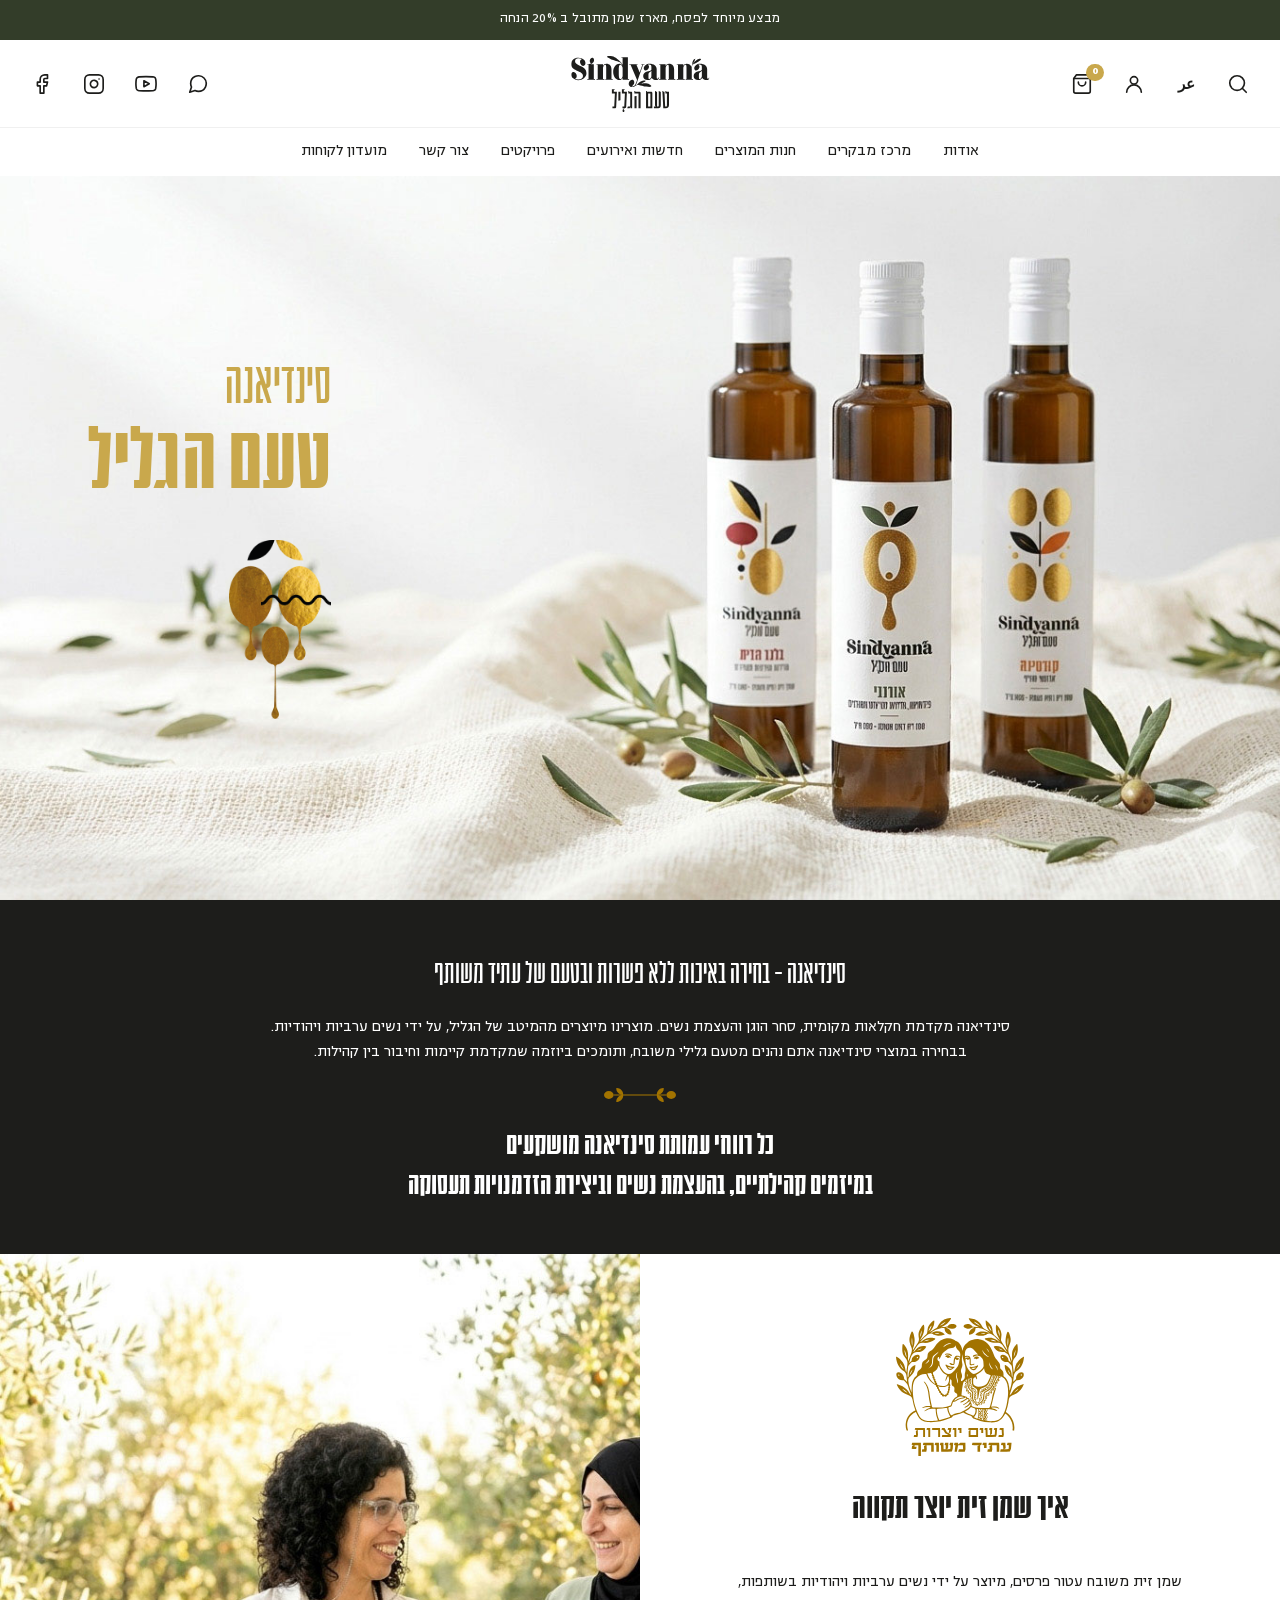
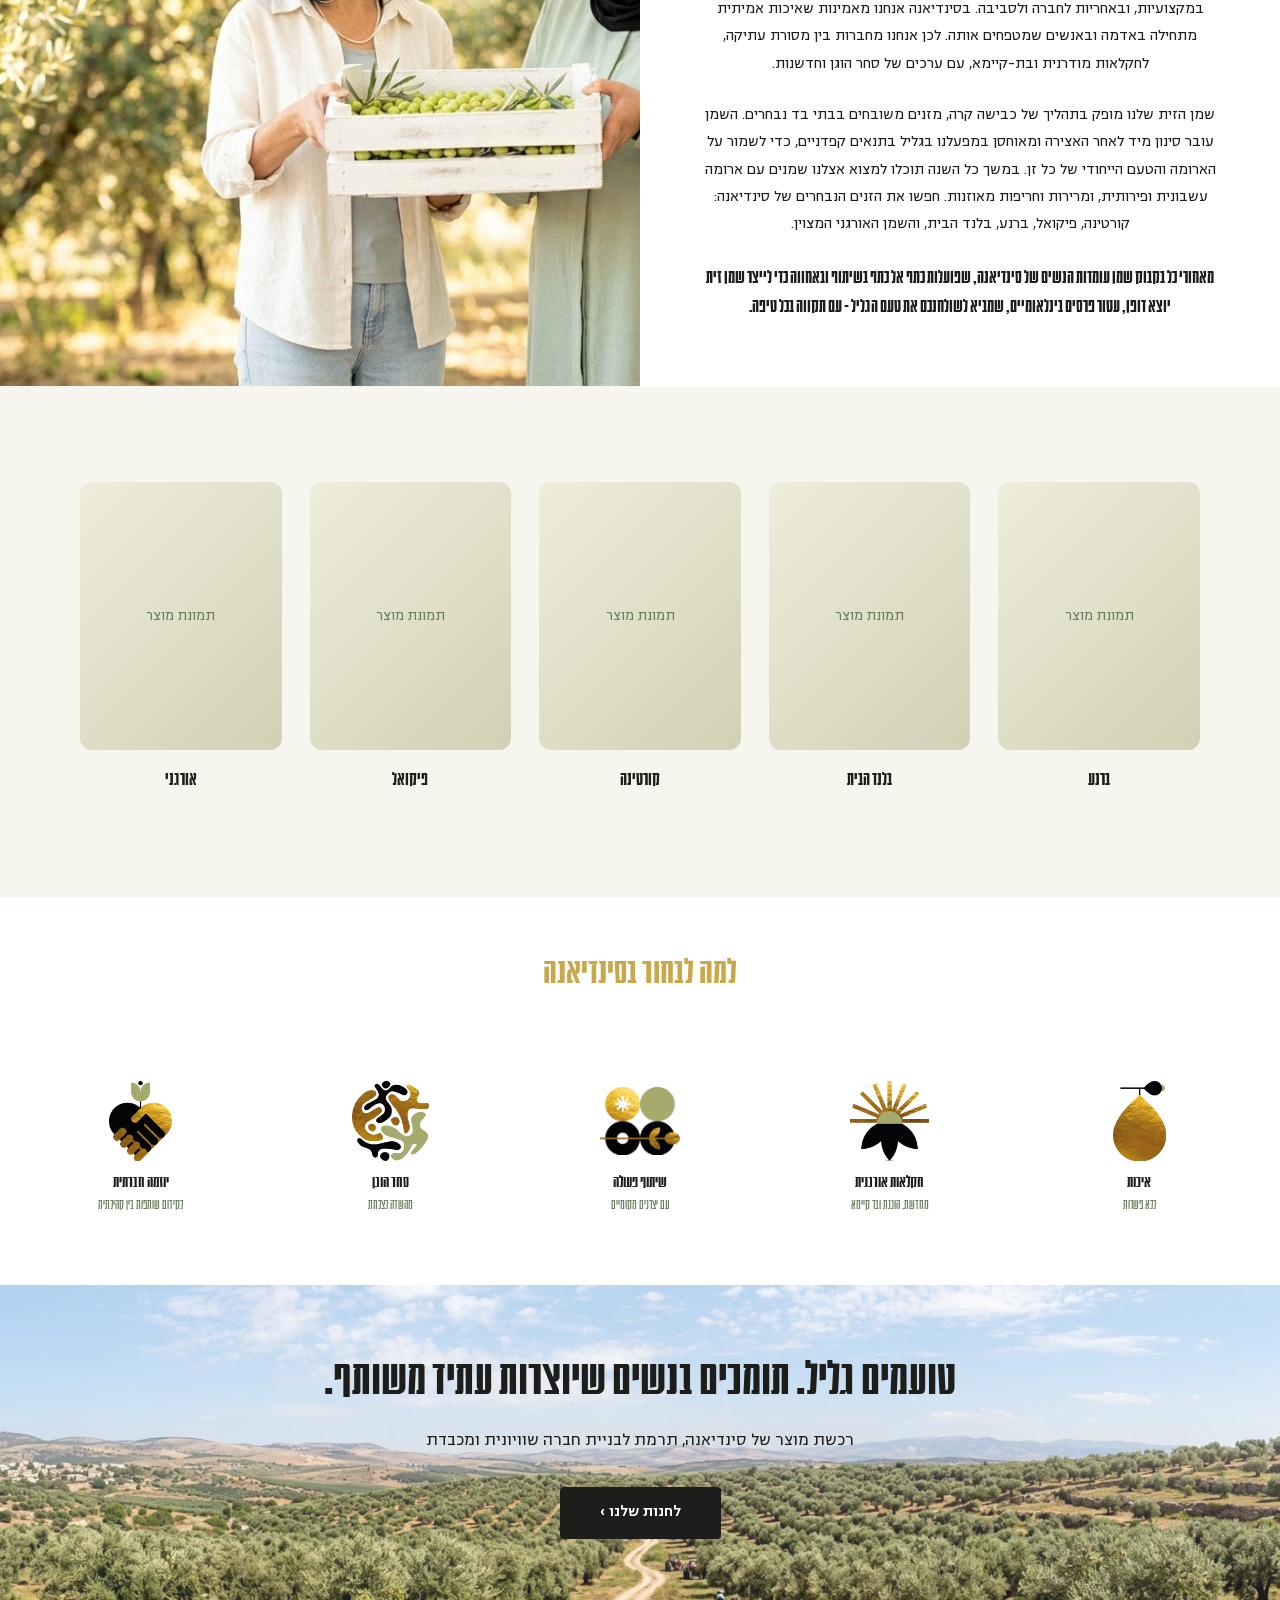
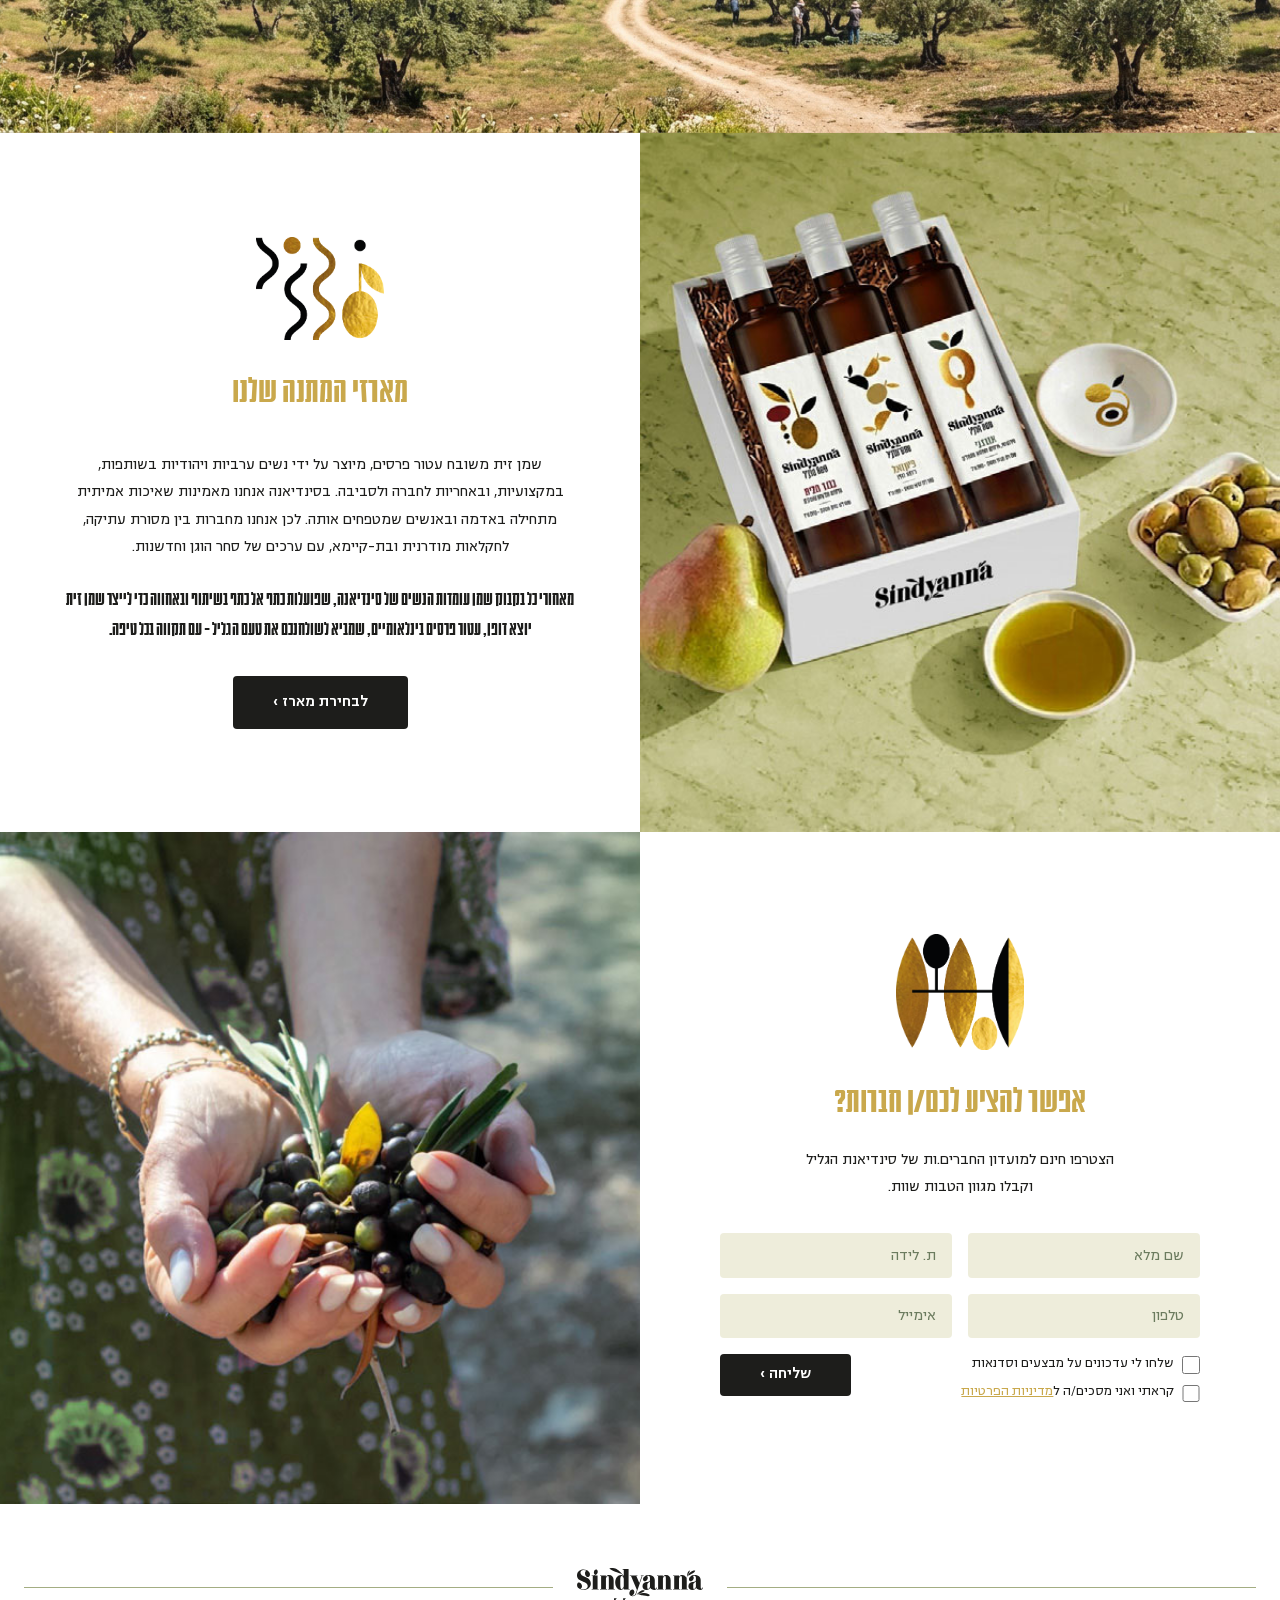
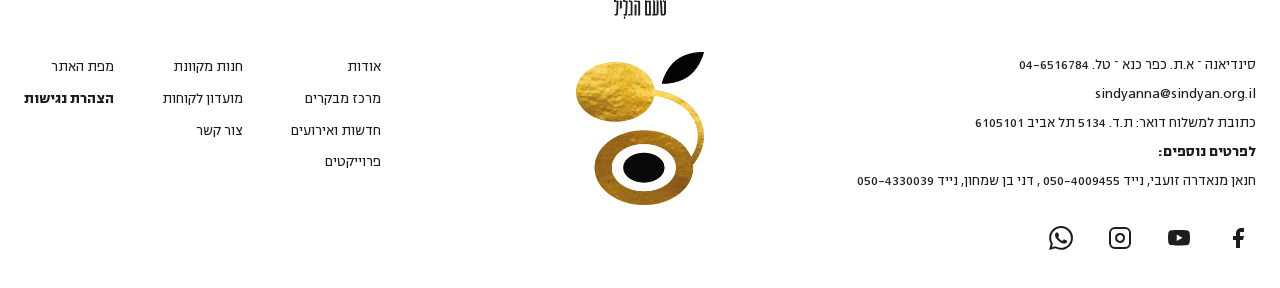
<file: index.html>
<!DOCTYPE html>
<html lang="he" dir="rtl">
<head>
  <meta charset="UTF-8">
  <meta name="viewport" content="width=device-width, initial-scale=1.0">
  <title>סינדיאנת הגליל | שמן זית | Sindyanna of Galilee</title>
  <link rel="stylesheet" href="css/style.css">
  <link rel="icon" type="image/svg+xml" href="img/favicon.svg">
  <meta name="theme-color" content="#1D1D1B">
  <!-- Swiper.js for carousels -->
  <link rel="stylesheet" href="https://cdn.jsdelivr.net/npm/swiper@11/swiper-bundle.min.css">
  <!-- GSAP for smooth animations -->
  <script src="https://cdnjs.cloudflare.com/ajax/libs/gsap/3.12.5/gsap.min.js" defer></script>
</head>
<body>

  <!-- ============================================
       HEADER
       ============================================ -->
  <header class="site-header" id="siteHeader">

    <!-- Top Announcement Bar -->
    <div class="announcement-bar">
      <div class="container">
        <p class="announcement-bar__text">מבצע מיוחד לפסח, מארז שמן מתובל ב 20% הנחה</p>
      </div>
    </div>

    <!-- Main Header: Social | Logo | Utilities -->
    <div class="header-main">
      <div class="container header-main__inner">

        <!-- Utility Icons (Right side in RTL = ימין) -->
        <div class="header-main__utils">
          <button class="util-icon search-trigger" aria-label="חיפוש">
            <svg width="22" height="22" viewBox="0 0 24 24" fill="none" stroke="currentColor" stroke-width="1.8" stroke-linecap="round" stroke-linejoin="round">
              <circle cx="11" cy="11" r="8"/>
              <line x1="21" y1="21" x2="16.65" y2="16.65"/>
            </svg>
          </button>
          <div class="lang-switch">
            <button class="util-icon lang-switch__btn" aria-label="שפה">عر</button>
          </div>
          <a href="account.html" class="util-icon" aria-label="החשבון שלי">
            <svg width="22" height="22" viewBox="0 0 24 24" fill="none" stroke="currentColor" stroke-width="1.8" stroke-linecap="round" stroke-linejoin="round"><circle cx="12" cy="8" r="4"/><path d="M4 21c0-4.4 3.6-8 8-8s8 3.6 8 8"/></svg>
          </a>
          <a href="cart.html" class="util-icon cart-icon" aria-label="עגלת קניות">
            <svg width="22" height="22" viewBox="0 0 24 24" fill="none" stroke="currentColor" stroke-width="1.8" stroke-linecap="round" stroke-linejoin="round">
              <path d="M6 2L3 6v14a2 2 0 0 0 2 2h14a2 2 0 0 0 2-2V6l-3-4z"/>
              <line x1="3" y1="6" x2="21" y2="6"/>
              <path d="M16 10a4 4 0 0 1-8 0"/>
            </svg>
            <span class="cart-icon__count">0</span>
          </a>
        </div>

        <!-- Logo (Center) -->
        <a href="/" class="header-main__logo">
          <svg class="logo-svg" xmlns="http://www.w3.org/2000/svg" viewBox="0 0 383.4 155.09">
            <!-- Sindyanna (English logotype) -->
            <g class="logo-svg__main">
              <path d="M62.6,63.93h3.39v1.73h-21.43v-1.73h3.39V24.38h-3.39v-1.73h3.84c2.74-.28,5.31-1.21,7.48-2.49-.14-.02-.28,0-.42-.04-3.12-.73-4.83-4.75-3.84-8.98.99-4.23,4.32-7.07,7.44-6.34,3.12.73,4.84,4.75,3.84,8.98-.42,1.78-1.27,3.3-2.33,4.42h.01c-1.54,1.83-3.78,3.39-6.42,4.45h8.45v41.28ZM111.55,37.57c0-10.02-5.3-16-14.17-16-4.22,0-7.35,1.98-9.35,5.91v-4.82h-18.04v1.73h3.39v39.55h-3.39v1.73h21.88v-1.73h-3.84v-31.46c1.07-4.62,3.65-8.09,6.01-8.09,1.89,0,2.85,1.21,2.85,7.85v31.7h-2.19v1.73h20.24v-1.73h-3.39v-26.36ZM284.96,37.57c0-10.02-5.3-16-14.16-16-4.22,0-7.35,1.98-9.35,5.91v-4.82h-18.04v1.73h3.39v39.55h-3.39v1.73h20.24v-1.73h-2.19v-31.46c1.07-4.62,3.65-8.09,6.01-8.09,1.89,0,2.85,1.21,2.85,7.85v31.7h-2.19v1.73h20.24v-1.73h-3.39v-26.36ZM142.34,65.66v-4.81c-2.45,4.78-6.3,5.89-9.35,5.89-8.09,0-16.75-9.08-16.75-22.59s8.66-22.59,16.75-22.59c3.96,0,6.95,1.77,8.95,5.23-1.36-3.98-4.28-8.43-7.27-9.52-1.89-.69-11.95-4.07-18.7-6.16-6.56-2.03-13.52-6.24-15.88-7.78-2.36-1.55-1.36-3.82,9.35-3.24,10.7.58,19.13,8.94,22.31,11.88,5.49,5.07,8.6,8.39,10.58,12.1V5.04h-3.39v-1.73h18.04v60.62h3.39v1.73h-18.04ZM142.34,55.75v-23.18c-1.02-3.97-3.13-8.18-6.01-8.18s-4.6,2.53-4.6,15.44v8.67c0,12.91,1.69,15.44,4.6,15.44s4.99-4.21,6.01-8.18ZM23.6,26.74c-6.99-2.96-13.03-5.53-13.03-11.94,0-4.84,3.83-8.35,9.1-8.35,3.44,0,6.79.79,9.63,2.12-.2.04-.4.05-.59.12-3.76,1.3-5.37,6.49-3.61,11.59,1.76,5.1,6.24,8.19,10,6.89,3.76-1.3,5.37-6.49,3.61-11.59-.74-2.15-1.98-3.91-3.44-5.17h.01c-3.53-3.41-9.27-5.68-15.61-5.68C7.72,4.72,0,11.86,0,22.89s9.02,14.8,17.74,18.44c7.64,3.19,14.86,6.2,14.86,13.99,0,6.08-5.05,9.85-13.19,9.85-3.16,0-6.35-.78-9.13-2.11.21-.05.42-.05.63-.12,3.76-1.3,5.37-6.49,3.61-11.59-1.76-5.1-6.24-8.19-10-6.89-3.76,1.3-5.37,6.49-3.61,11.59.56,1.61,1.41,2.99,2.4,4.13h-.05c.1.1.21.2.31.3.24.25.48.48.74.71,3.7,3.38,9.3,5.72,15.11,5.72,12.33,0,22.75-8.85,22.75-19.33,0-12.96-9.87-17.14-18.57-20.84ZM217.21,78.76c-9.32-5.07-20.76-2.4-24.97-1.58-3.6.7-6.47,1.35-8.9,2.07.95-1,2.37-1.68,3.4-1.86,1.59-.28,10.59-1.7,19.09-7.79.27-.19.22-.62-.09-.74-1.69-.66-6.3-1.95-11.74.85-5.99,3.08-9.75,6.88-11.71,9.89-1.51.49-2.85,1.04-4.08,1.67,1.41-1.96,2.42-4.29,3.23-6.63l17.52-50.26h3.74v-1.73h-8.42v1.73h2.79l-7.43,21.32-9-21.32h3.28v-1.73h-23.32v1.73h3.78l17.99,42.39-2.67,7.43c-2.26,6.27-4.85,10.16-10.72,10.16-.75,0-1.44-.09-2.1-.22,2.63-.71,5.2-3,6.63-6.31,2.14-4.96.91-10.25-2.74-11.83-3.65-1.57-8.34,1.17-10.48,6.13-1.48,3.43-1.31,6.99.12,9.4,0,.03,0,.07.01.1,1.44,2.43,4.07,4.45,8.56,4.45,2.98,0,5.23-.94,7.01-2.4,0,0,.06-.01.06-.01,3.18-3.07,8.44-4.05,10.98-3.54,3.05.62,6.01,1.65,9.03,2.44.62.16,1.24.32,1.86.47,6.6,1.63,15.82,2.58,18.61,2.51,2.79-.08,10-1.71.69-6.78ZM383.4,59.26l-.13.77c-.75,4.33-3.65,6.72-8.15,6.72-5.65,0-10.58-2.81-12.42-6.81-1.5,3.58-5.13,6.81-11.64,6.81-7.09,0-12.04-4.62-12.04-11.25,0-7.19,5.67-11.51,11.29-12.61,2.13-.43,3.36-.52,4.35-.6.94-.07,1.62-.12,2.68-.43,1.8-.49,3.19-2.16,4.45-3.88v-8.04c0-4.45-1.9-6.35-6.35-6.35-1.2,0-2.42.21-3.61.53.36.13.72.29,1.05.52,2.97,2,3.18,6.9.45,10.94-2.72,4.04-7.34,5.69-10.31,3.68-2.97-2.01-3.18-6.9-.45-10.94.79-1.17,1.75-2.11,2.77-2.85,3.15-2.46,7.49-3.85,11.06-3.85,12.36,0,20.04,5.89,20.04,15.37v21.76c0,4.26,1.83,4.26,2.51,4.26,1.35,0,2.13-.97,2.61-3.23l.11-.52h1.73ZM361.78,40.88c-1.25,1.48-2.4,2.3-3.85,3.13-2.87,1.59-4.26,3.9-4.26,7.06v6.84c0,4.36.53,5.76,2.18,5.76,3.22,0,5.93-4.54,5.93-7.39v-15.4ZM243.51,60.03c-.75,4.33-3.65,6.72-8.15,6.72-5.65,0-10.58-2.81-12.42-6.81-1.5,3.58-5.13,6.81-11.64,6.81-7.09,0-12.04-4.62-12.04-11.25,0-7.19,5.67-11.51,11.29-12.61,2.13-.43,3.36-.52,4.35-.6.94-.07,1.62-.12,2.68-.43,1.8-.49,3.19-2.16,4.45-3.88v-8.04c0-4.45-1.9-6.35-6.35-6.35-1.2,0-2.42.21-3.61.53.36.13.72.29,1.05.52,2.97,2,3.18,6.9.45,10.94-2.72,4.04-7.34,5.69-10.31,3.68-2.97-2.01-3.18-6.9-.45-10.94.79-1.17,1.75-2.11,2.77-2.85,3.15-2.46,7.49-3.85,11.06-3.85,12.36,0,20.04,5.89,20.04,15.37v21.76c0,4.26,1.83,4.26,2.51,4.26,1.35,0,2.13-.97,2.61-3.23l.11-.52h1.73l-.13.77ZM222.03,40.88c-1.25,1.48-2.4,2.3-3.85,3.13-2.87,1.59-4.26,3.9-4.26,7.06v6.84c0,4.36.53,5.76,2.18,5.76,3.22,0,5.93-4.54,5.93-7.39v-15.4ZM338.07,23.15c2.07-1.09,4.25-1.98,6.36-3,.43-.21.86-.42,1.29-.63,4.58-2.28,10.32-6.22,11.88-7.63,1.56-1.4,4.9-5.85-2.91-4.22-7.81,1.63-13.07,8.73-15.08,11.25-1.72,2.15-3.05,3.92-4.09,5.52.06-1.04.54-2.12,1.04-2.72.78-.94,5.24-6.13,7.14-13.76.06-.24-.17-.46-.41-.38-1.29.44-4.56,1.95-6.31,6.2-1.93,4.68-2.24,8.69-1.89,11.37-1.12,1.84-1.87,3.49-2.32,5.28-1.99-5.64-6.54-8.87-13.02-8.87-4.22,0-7.35,1.98-9.35,5.91v-4.82h-18.04v1.73h3.39v39.55h-3.39v1.73h21.88v-1.73h-3.84v-31.46c1.07-4.62,3.65-8.09,6.01-8.09,1.89,0,2.85,1.21,2.85,7.85v31.7h-2.19v1.73h20.24v-1.73h-3.39v-26.36c0-1.39-.12-2.68-.32-3.91.03.07.04.11.04.11-.33-3.21,1.65-9.14,4.44-10.61Z" fill="#1d1d1b"/>
            </g>
            <!-- טעם הגליל (Hebrew subtitle) -->
            <g class="logo-svg__subtitle">
              <path d="M175.21,111.3l5.76-.86v34.05h-5.76v-33.19ZM145.71,94.23h2.13v-2.29h-7.46v11.83h8.29l-1.76,36.27h-4.99v4.44h5.09c-1.96.78-3.14,2.44-3.94,3.93-.52.96-.9,2.2-.9,3.09-.01,1.97,1.16,3.58,2.61,3.59,1.45,0,2.64-1.58,2.65-3.56.01-1.97-1.16-3.58-2.61-3.59-.07,0-.14,0-.21.01.53-1.57,3.64-3.24,5.05-3.63,1.41-.39,2.58-1.78,2.58-3.35l2.04-41.72h-8.57v-5.02ZM117.96,94.23h2.13v-2.29h-7.46v11.83h8.29l-1.76,36.27h-4.99v4.44h6.67c1.97,0,3.65-1.58,3.65-3.51l2.04-41.72h-8.57v-5.02ZM130.6,123.7l5.76-1.07v-23.37h-5.76v24.44ZM165.94,99.26h-5.51v-2.13h-2.29v6.64h5.27v36.27h-6.46l-1.83,4.44h6.67l1.69-3.58.98,3.58h4.29v-42.36c0-1.94-.63-2.87-2.81-2.87ZM244.69,97.13h-2.29v2.13h.02s-.02.01-.02.01v37.55c0,1.86-.42,3.22-2.39,3.22h-2.25v-40.77h-3.47v-2.14h-2.29v2.13h.02s-.02.01-.02.01v38.05l2.18,2.72h-5.2v4.44h12.08c4.85,0,7.02-3.3,7.02-9.1v-36.11h-3.4v-2.14ZM263.18,99.26v-2.13h-2.29v6.64h4.2l-.07,32.4c0,3.44-.98,3.87-3.72,3.87h-1.12l-1.97-40.78h-3.4v-2.13h-2.29v2.13l2.46,45.23h6.81c6.81,0,8.99-3.01,8.99-8.67v-36.56h-7.6ZM188.91,99.27h-1.14s-10.56-.01-10.56-.01v-2.13h-2.29v6.64h11.45v40.71h5.76v-41.85c0-1.86-1.47-3.37-3.23-3.37ZM224.71,102.64v41.85h-17.49v-45.21h.01-.01v-2.14h2.29v2.14h11.97c1.76,0,3.23,1.5,3.23,3.37ZM219.23,103.78h-6.25v36.26h6.25v-36.26Z" fill="#1d1d1b"/>
            </g>
          </svg>
        </a>

        <!-- Hamburger (mobile only, stays in header-main) -->
        <button class="hamburger" id="hamburger" aria-label="תפריט" aria-expanded="false">
          <span class="hamburger__line"></span>
          <span class="hamburger__line"></span>
          <span class="hamburger__line"></span>
        </button>

        <!-- Social Icons (Left side in RTL = שמאל) -->
        <div class="header-main__social">
          <a href="#" class="social-icon" aria-label="WhatsApp">
            <svg width="22" height="22" viewBox="0 0 24 24" fill="none" stroke="currentColor" stroke-width="1.8" stroke-linecap="round" stroke-linejoin="round">
              <path d="M21 11.5a8.38 8.38 0 0 1-.9 3.8 8.5 8.5 0 0 1-7.6 4.7 8.38 8.38 0 0 1-3.8-.9L3 21l1.9-5.7a8.38 8.38 0 0 1-.9-3.8 8.5 8.5 0 0 1 4.7-7.6 8.38 8.38 0 0 1 3.8-.9h.5a8.48 8.48 0 0 1 8 8v.5z"/>
            </svg>
          </a>
          <a href="#" class="social-icon" aria-label="YouTube">
            <svg width="22" height="22" viewBox="0 0 24 24" fill="none" stroke="currentColor" stroke-width="1.8" stroke-linecap="round" stroke-linejoin="round">
              <path d="M22.54 6.42a2.78 2.78 0 0 0-1.94-2C18.88 4 12 4 12 4s-6.88 0-8.6.46a2.78 2.78 0 0 0-1.94 2A29 29 0 0 0 1 11.75a29 29 0 0 0 .46 5.33A2.78 2.78 0 0 0 3.4 19.1c1.72.46 8.6.46 8.6.46s6.88 0 8.6-.46a2.78 2.78 0 0 0 1.94-2 29 29 0 0 0 .46-5.25 29 29 0 0 0-.46-5.43z"/>
              <polygon points="9.75 15.02 15.5 11.75 9.75 8.48 9.75 15.02"/>
            </svg>
          </a>
          <a href="#" class="social-icon" aria-label="Instagram">
            <svg width="22" height="22" viewBox="0 0 24 24" fill="none" stroke="currentColor" stroke-width="1.8" stroke-linecap="round" stroke-linejoin="round">
              <rect x="2" y="2" width="20" height="20" rx="5" ry="5"/>
              <path d="M16 11.37A4 4 0 1 1 12.63 8 4 4 0 0 1 16 11.37z"/>
              <line x1="17.5" y1="6.5" x2="17.51" y2="6.5"/>
            </svg>
          </a>
          <a href="#" class="social-icon" aria-label="Facebook">
            <svg width="22" height="22" viewBox="0 0 24 24" fill="none" stroke="currentColor" stroke-width="1.8" stroke-linecap="round" stroke-linejoin="round">
              <path d="M18 2h-3a5 5 0 0 0-5 5v3H7v4h3v8h4v-8h3l1-4h-4V7a1 1 0 0 1 1-1h3z"/>
            </svg>
          </a>
        </div>

      </div>
    </div>

    <!-- Navigation -->
    <nav class="header-nav" aria-label="תפריט ראשי">
      <div class="container">
        <ul class="header-nav__list" id="navList">
          <li class="header-nav__item header-nav__item--submenu">
              <a href="about.html" class="header-nav__link">אודות</a>
              <div class="submenu" data-submenu="about">
                <div class="submenu__links">
                  <a href="#" class="submenu__link" data-img="img/placeholder-about-0.jpg">עמותת סנדיאנת הגליל</a>
                  <a href="#" class="submenu__link" data-img="img/placeholder-about-1.jpg">סחר הוגן</a>
                  <a href="#" class="submenu__link" data-img="img/placeholder-about-2.jpg">צוות העמותה</a>
                  <a href="#" class="submenu__link" data-img="img/placeholder-about-3.jpg">שותפים חברתיים</a>
                  <a href="#" class="submenu__link" data-img="img/placeholder-about-4.jpg">פרסים ומדליות</a>
                  <a href="#" class="submenu__link" data-img="img/placeholder-about-5.jpg">אישורים ופרסים</a>
                </div>
                <div class="submenu__image">
                  <div class="submenu__placeholder"></div>
                </div>
              </div>
            </li>
          <li class="header-nav__item header-nav__item--submenu">
              <a href="#" class="header-nav__link">מרכז מבקרים</a>
              <div class="submenu" data-submenu="visitors">
                <div class="submenu__links">
                  <a href="#" class="submenu__link" data-img="img/placeholder-visitors-1.jpg">סיורים מודרכים</a>
                  <a href="#" class="submenu__link" data-img="img/placeholder-visitors-2.jpg">סדנאות טעימות</a>
                  <a href="#" class="submenu__link" data-img="img/placeholder-visitors-3.jpg">אירועים פרטיים</a>
                  <a href="#" class="submenu__link" data-img="img/placeholder-visitors-4.jpg">הזמנת קבוצות</a>
                </div>
                <div class="submenu__image">
                  <div class="submenu__placeholder"></div>
                </div>
              </div>
            </li>
          <li class="header-nav__item header-nav__item--mega">
              <a href="category.html" class="header-nav__link">חנות המוצרים</a>

              <!-- Mega Menu Dropdown -->
              <div class="mega-menu" id="megaMenu">
                <div class="mega-menu__tabs">
                  <button class="mega-menu__tab mega-menu__tab--active" data-category="oil">שמן זית</button>
                  <button class="mega-menu__tab" data-category="sesame">שומשום</button>
                  <button class="mega-menu__tab" data-category="sindyanna">מוצרים מבית סינדיאנה</button>
                  <button class="mega-menu__tab" data-category="sets">מארזים</button>
                  <button class="mega-menu__tab" data-category="spices">תבלינים</button>
                  <button class="mega-menu__tab" data-category="cosmetics">קוסמטיקה</button>
                  <button class="mega-menu__tab" data-category="complementary">מוצרים משלימים</button>
                </div>

                <!-- Product panels per category -->
                <div class="mega-menu__panel mega-menu__panel--active" data-panel="oil">
                  <div class="mega-menu__products">
                    <a href="product.html" class="mega-menu__product">
                      <div class="mega-menu__product-img"><div class="mega-menu__placeholder"></div></div>
                      <span class="mega-menu__product-name">ברנע</span>
                    </a>
                    <a href="product.html" class="mega-menu__product">
                      <div class="mega-menu__product-img"><div class="mega-menu__placeholder"></div></div>
                      <span class="mega-menu__product-name">בלנד הבית</span>
                    </a>
                    <a href="product.html" class="mega-menu__product">
                      <div class="mega-menu__product-img"><div class="mega-menu__placeholder"></div></div>
                      <span class="mega-menu__product-name">קורטינה</span>
                    </a>
                    <a href="product.html" class="mega-menu__product">
                      <div class="mega-menu__product-img"><div class="mega-menu__placeholder"></div></div>
                      <span class="mega-menu__product-name">פיקואל</span>
                    </a>
                    <a href="product.html" class="mega-menu__product">
                      <div class="mega-menu__product-img"><div class="mega-menu__placeholder"></div></div>
                      <span class="mega-menu__product-name">אורגני</span>
                    </a>
                  </div>
                </div>

                <div class="mega-menu__panel" data-panel="sesame">
                  <div class="mega-menu__products">
                    <a href="#" class="mega-menu__product">
                      <div class="mega-menu__product-img"><div class="mega-menu__placeholder"></div></div>
                      <span class="mega-menu__product-name">טחינה גולמית</span>
                    </a>
                    <a href="#" class="mega-menu__product">
                      <div class="mega-menu__product-img"><div class="mega-menu__placeholder"></div></div>
                      <span class="mega-menu__product-name">טחינה מלאה</span>
                    </a>
                    <a href="#" class="mega-menu__product">
                      <div class="mega-menu__product-img"><div class="mega-menu__placeholder"></div></div>
                      <span class="mega-menu__product-name">חלווה</span>
                    </a>
                    <a href="#" class="mega-menu__product">
                      <div class="mega-menu__product-img"><div class="mega-menu__placeholder"></div></div>
                      <span class="mega-menu__product-name">שמן שומשום</span>
                    </a>
                    <a href="#" class="mega-menu__product">
                      <div class="mega-menu__product-img"><div class="mega-menu__placeholder"></div></div>
                      <span class="mega-menu__product-name">ממרח שומשום</span>
                    </a>
                  </div>
                </div>

                <div class="mega-menu__panel" data-panel="sindyanna">
                  <div class="mega-menu__products">
                    <a href="#" class="mega-menu__product">
                      <div class="mega-menu__product-img"><div class="mega-menu__placeholder"></div></div>
                      <span class="mega-menu__product-name">זעתר</span>
                    </a>
                    <a href="#" class="mega-menu__product">
                      <div class="mega-menu__product-img"><div class="mega-menu__placeholder"></div></div>
                      <span class="mega-menu__product-name">דבש</span>
                    </a>
                    <a href="#" class="mega-menu__product">
                      <div class="mega-menu__product-img"><div class="mega-menu__placeholder"></div></div>
                      <span class="mega-menu__product-name">סבון</span>
                    </a>
                    <a href="#" class="mega-menu__product">
                      <div class="mega-menu__product-img"><div class="mega-menu__placeholder"></div></div>
                      <span class="mega-menu__product-name">ליקר</span>
                    </a>
                    <a href="#" class="mega-menu__product">
                      <div class="mega-menu__product-img"><div class="mega-menu__placeholder"></div></div>
                      <span class="mega-menu__product-name">תה צמחים</span>
                    </a>
                  </div>
                </div>

                <div class="mega-menu__panel" data-panel="sets">
                  <div class="mega-menu__products">
                    <a href="#" class="mega-menu__product">
                      <div class="mega-menu__product-img"><div class="mega-menu__placeholder"></div></div>
                      <span class="mega-menu__product-name">מארז טעימות</span>
                    </a>
                    <a href="#" class="mega-menu__product">
                      <div class="mega-menu__product-img"><div class="mega-menu__placeholder"></div></div>
                      <span class="mega-menu__product-name">מארז חגיגי</span>
                    </a>
                    <a href="#" class="mega-menu__product">
                      <div class="mega-menu__product-img"><div class="mega-menu__placeholder"></div></div>
                      <span class="mega-menu__product-name">מארז שף</span>
                    </a>
                    <a href="#" class="mega-menu__product">
                      <div class="mega-menu__product-img"><div class="mega-menu__placeholder"></div></div>
                      <span class="mega-menu__product-name">מארז מתנה</span>
                    </a>
                    <a href="#" class="mega-menu__product">
                      <div class="mega-menu__product-img"><div class="mega-menu__placeholder"></div></div>
                      <span class="mega-menu__product-name">מארז עסקי</span>
                    </a>
                  </div>
                </div>

                <div class="mega-menu__panel" data-panel="spices">
                  <div class="mega-menu__products">
                    <a href="#" class="mega-menu__product">
                      <div class="mega-menu__product-img"><div class="mega-menu__placeholder"></div></div>
                      <span class="mega-menu__product-name">זעתר ירוק</span>
                    </a>
                    <a href="#" class="mega-menu__product">
                      <div class="mega-menu__product-img"><div class="mega-menu__placeholder"></div></div>
                      <span class="mega-menu__product-name">סומאק</span>
                    </a>
                    <a href="#" class="mega-menu__product">
                      <div class="mega-menu__product-img"><div class="mega-menu__placeholder"></div></div>
                      <span class="mega-menu__product-name">בהארט</span>
                    </a>
                    <a href="#" class="mega-menu__product">
                      <div class="mega-menu__product-img"><div class="mega-menu__placeholder"></div></div>
                      <span class="mega-menu__product-name">כורכום</span>
                    </a>
                    <a href="#" class="mega-menu__product">
                      <div class="mega-menu__product-img"><div class="mega-menu__placeholder"></div></div>
                      <span class="mega-menu__product-name">פלפל חריף</span>
                    </a>
                  </div>
                </div>

                <div class="mega-menu__panel" data-panel="cosmetics">
                  <div class="mega-menu__products">
                    <a href="#" class="mega-menu__product">
                      <div class="mega-menu__product-img"><div class="mega-menu__placeholder"></div></div>
                      <span class="mega-menu__product-name">סבון שמן זית</span>
                    </a>
                    <a href="#" class="mega-menu__product">
                      <div class="mega-menu__product-img"><div class="mega-menu__placeholder"></div></div>
                      <span class="mega-menu__product-name">קרם ידיים</span>
                    </a>
                    <a href="#" class="mega-menu__product">
                      <div class="mega-menu__product-img"><div class="mega-menu__placeholder"></div></div>
                      <span class="mega-menu__product-name">שמן גוף</span>
                    </a>
                    <a href="#" class="mega-menu__product">
                      <div class="mega-menu__product-img"><div class="mega-menu__placeholder"></div></div>
                      <span class="mega-menu__product-name">בושם טבעי</span>
                    </a>
                    <a href="#" class="mega-menu__product">
                      <div class="mega-menu__product-img"><div class="mega-menu__placeholder"></div></div>
                      <span class="mega-menu__product-name">מארז ספא</span>
                    </a>
                  </div>
                </div>

                <div class="mega-menu__panel" data-panel="complementary">
                  <div class="mega-menu__products">
                    <a href="#" class="mega-menu__product">
                      <div class="mega-menu__product-img"><div class="mega-menu__placeholder"></div></div>
                      <span class="mega-menu__product-name">לחם</span>
                    </a>
                    <a href="#" class="mega-menu__product">
                      <div class="mega-menu__product-img"><div class="mega-menu__placeholder"></div></div>
                      <span class="mega-menu__product-name">גבינות</span>
                    </a>
                    <a href="#" class="mega-menu__product">
                      <div class="mega-menu__product-img"><div class="mega-menu__placeholder"></div></div>
                      <span class="mega-menu__product-name">יין</span>
                    </a>
                    <a href="#" class="mega-menu__product">
                      <div class="mega-menu__product-img"><div class="mega-menu__placeholder"></div></div>
                      <span class="mega-menu__product-name">חומוס</span>
                    </a>
                    <a href="#" class="mega-menu__product">
                      <div class="mega-menu__product-img"><div class="mega-menu__placeholder"></div></div>
                      <span class="mega-menu__product-name">לאבנה</span>
                    </a>
                  </div>
                </div>

                <a href="category.html" class="mega-menu__btn">לכל המוצרים &rsaquo;</a>
              </div>
            </li>
          <li class="header-nav__item header-nav__item--submenu">
              <a href="#" class="header-nav__link">חדשות ואירועים</a>
              <div class="submenu" data-submenu="news">
                <div class="submenu__links">
                  <a href="#" class="submenu__link" data-img="img/placeholder-news-1.jpg">חדשות</a>
                  <a href="#" class="submenu__link" data-img="img/placeholder-news-2.jpg">אירועים קרובים</a>
                  <a href="#" class="submenu__link" data-img="img/placeholder-news-3.jpg">גלריה</a>
                </div>
                <div class="submenu__image">
                  <div class="submenu__placeholder"></div>
                </div>
              </div>
            </li>
          <li class="header-nav__item header-nav__item--submenu">
              <a href="#" class="header-nav__link">פרויקטים</a>
              <div class="submenu" data-submenu="projects">
                <div class="submenu__links">
                  <a href="#" class="submenu__link" data-img="img/placeholder-projects-1.jpg">העצמת נשים</a>
                  <a href="#" class="submenu__link" data-img="img/placeholder-projects-2.jpg">חקלאות בת קיימא</a>
                  <a href="#" class="submenu__link" data-img="img/placeholder-projects-3.jpg">חינוך קהילתי</a>
                  <a href="#" class="submenu__link" data-img="img/placeholder-projects-4.jpg">שיתופי פעולה</a>
                </div>
                <div class="submenu__image">
                  <div class="submenu__placeholder"></div>
                </div>
              </div>
            </li>
          <li class="header-nav__item"><a href="#" class="header-nav__link">צור קשר</a></li>
          <li class="header-nav__item"><a href="account.html" class="header-nav__link">מועדון לקוחות</a></li>

        </ul>

        <!-- Mobile-only: icons inside hamburger menu -->
        <div class="header-nav__mobile-extras">
          <div class="mobile-extras__icons">
            <button class="util-icon" aria-label="נגישות">
              <svg width="22" height="22" viewBox="0 0 24 24" fill="none" stroke="currentColor" stroke-width="1.8" stroke-linecap="round" stroke-linejoin="round">
                <circle cx="12" cy="4.5" r="2.5"/><path d="M12 7v6m-4-3h8m-6 3l-2 7m4-7l2 7"/>
              </svg>
            </button>
            <button class="util-icon lang-switch__btn" aria-label="שפה">عر</button>
            <a href="#" class="social-icon" aria-label="WhatsApp">
              <svg width="22" height="22" viewBox="0 0 24 24" fill="none" stroke="currentColor" stroke-width="1.8" stroke-linecap="round" stroke-linejoin="round">
                <path d="M21 11.5a8.38 8.38 0 0 1-.9 3.8 8.5 8.5 0 0 1-7.6 4.7 8.38 8.38 0 0 1-3.8-.9L3 21l1.9-5.7a8.38 8.38 0 0 1-.9-3.8 8.5 8.5 0 0 1 4.7-7.6 8.38 8.38 0 0 1 3.8-.9h.5a8.48 8.48 0 0 1 8 8v.5z"/>
              </svg>
            </a>
            <a href="#" class="social-icon" aria-label="YouTube">
              <svg width="22" height="22" viewBox="0 0 24 24" fill="none" stroke="currentColor" stroke-width="1.8" stroke-linecap="round" stroke-linejoin="round">
                <path d="M22.54 6.42a2.78 2.78 0 0 0-1.94-2C18.88 4 12 4 12 4s-6.88 0-8.6.46a2.78 2.78 0 0 0-1.94 2A29 29 0 0 0 1 11.75a29 29 0 0 0 .46 5.33A2.78 2.78 0 0 0 3.4 19.1c1.72.46 8.6.46 8.6.46s6.88 0 8.6-.46a2.78 2.78 0 0 0 1.94-2 29 29 0 0 0 .46-5.25 29 29 0 0 0-.46-5.43z"/>
                <polygon points="9.75 15.02 15.5 11.75 9.75 8.48 9.75 15.02"/>
              </svg>
            </a>
            <a href="#" class="social-icon" aria-label="Instagram">
              <svg width="22" height="22" viewBox="0 0 24 24" fill="none" stroke="currentColor" stroke-width="1.8" stroke-linecap="round" stroke-linejoin="round">
                <rect x="2" y="2" width="20" height="20" rx="5" ry="5"/><path d="M16 11.37A4 4 0 1 1 12.63 8 4 4 0 0 1 16 11.37z"/><line x1="17.5" y1="6.5" x2="17.51" y2="6.5"/>
              </svg>
            </a>
            <a href="#" class="social-icon" aria-label="Facebook">
              <svg width="22" height="22" viewBox="0 0 24 24" fill="none" stroke="currentColor" stroke-width="1.8" stroke-linecap="round" stroke-linejoin="round">
                <path d="M18 2h-3a5 5 0 0 0-5 5v3H7v4h3v8h4v-8h3l1-4h-4V7a1 1 0 0 1 1-1h3z"/>
              </svg>
            </a>
          </div>
        </div>
      </div>
    </nav>

  </header>


  <!-- ============================================
       SEARCH OVERLAY
       ============================================ -->
  <div class="search-overlay" id="searchOverlay" aria-hidden="true">
    <div class="search-overlay__backdrop"></div>
    <div class="search-overlay__panel">
      <div class="container">
        <form class="search-overlay__form" action="search.html" method="get" role="search">
          <div class="search-overlay__input-wrap">
            <svg class="search-overlay__icon" width="24" height="24" viewBox="0 0 24 24" fill="none" stroke="currentColor" stroke-width="1.8" stroke-linecap="round" stroke-linejoin="round"><circle cx="11" cy="11" r="8"/><line x1="21" y1="21" x2="16.65" y2="16.65"/></svg>
            <input type="search" name="q" class="search-overlay__input" placeholder="חיפוש מוצרים, מתכונים, מאמרים..." autocomplete="off">
            <button type="button" class="search-overlay__close" aria-label="סגירת חיפוש">
              <svg width="20" height="20" viewBox="0 0 24 24" fill="none" stroke="currentColor" stroke-width="2" stroke-linecap="round"><line x1="18" y1="6" x2="6" y2="18"/><line x1="6" y1="6" x2="18" y2="18"/></svg>
            </button>
          </div>
          <div class="search-overlay__suggestions">
            <span class="search-overlay__label">חיפושים פופולריים:</span>
            <a href="search.html?q=שמן+זית" class="search-overlay__tag">שמן זית</a>
            <a href="search.html?q=טחינה" class="search-overlay__tag">טחינה</a>
            <a href="search.html?q=מארז+מתנה" class="search-overlay__tag">מארז מתנה</a>
            <a href="search.html?q=זעתר" class="search-overlay__tag">זעתר</a>
            <a href="search.html?q=סבון" class="search-overlay__tag">סבון</a>
            <a href="search.html?q=אורגני" class="search-overlay__tag">אורגני</a>
          </div>
        </form>
      </div>
    </div>
  </div>

  <!-- ============================================
       HERO SECTION
       ============================================ -->
  <section class="hero" id="hero">
    <div class="hero__inner container">

      <!-- Text Content (Left side - aligned with nav) -->
      <div class="hero__content">
        <h1 class="hero__title">
          <span class="hero__title-line">סינדיאנה</span>
          <span class="hero__title-line hero__title-line--bold">טעם הגליל</span>
        </h1>

        <!-- Gold Olives Icon -->
        <div class="hero__olives-icon">
          <img src="img/Olives.png" alt="" class="hero__olives-img">
        </div>
      </div>

    </div>
  </section>

  <!-- ============================================
       SECTION: Brand Message Bar
       ============================================ -->
  <section class="brand-bar">
    <div class="container">
      <h2 class="brand-bar__title">סינדיאנה - בחירה באיכות ללא פשרות ובטעם של עתיד משותף</h2>
      <p class="brand-bar__text">סינדיאנה מקדמת חקלאות מקומית, סחר הוגן והעצמת נשים. מוצרינו מיוצרים מהמיטב של הגליל, על ידי נשים ערביות ויהודיות.</p>
      <p class="brand-bar__text">בבחירה במוצרי סינדיאנה אתם נהנים מטעם גלילי משובח, ותומכים ביוזמה שמקדמת קיימות וחיבור בין קהילות.</p>
      <img src="img/Divider.svg" alt="" class="brand-bar__divider">
      <p class="brand-bar__highlight">כל רווחי עמותת סינדיאנה מושקעים</p>
      <p class="brand-bar__highlight">במיזמים קהילתיים, בהעצמת נשים וביצירת הזדמנויות תעסוקה</p>
    </div>
  </section>

  <!-- ============================================
       SECTION: Our Story
       ============================================ -->
  <section class="story" id="story">
    <div class="story__inner">
      <div class="story__content">
        <img src="img/WomanFuture.svg" alt="" class="story__icon">
        <h2 class="story__title">איך שמן זית יוצר תקווה</h2>
        <div class="story__text">
          <p>שמן זית משובח עטור פרסים, מיוצר על ידי נשים ערביות ויהודיות בשותפות, במקצועיות, ובאחריות לחברה ולסביבה. בסינדיאנה אנחנו מאמינות שאיכות אמיתית מתחילה באדמה ובאנשים שמטפחים אותה. לכן אנחנו מחברות בין מסורת עתיקה, לחקלאות מודרנית ובת-קיימא, עם ערכים של סחר הוגן וחדשנות.</p>
          <p>שמן הזית שלנו מופק בתהליך של כבישה קרה, מזנים משובחים בבתי בד נבחרים. השמן עובר סינון מיד לאחר האצירה ומאוחסן במפעלנו בגליל בתנאים קפדניים, כדי לשמור על הארומה והטעם הייחודי של כל זן. במשך כל השנה תוכלו למצוא אצלנו שמנים עם ארומה עשבונית ופירותית, ומרירות וחריפות מאוזנות. חפשו את הזנים הנבחרים של סינדיאנה: קורטינה, פיקואל, ברנע, בלנד הבית, והשמן האורגני המצוין.</p>
        </div>
        <p class="story__highlight">מאחורי כל בקבוק שמן עומדות הנשים של סינדיאנה, שפועלות כתף אל כתף בשיתוף ובאחווה כדי לייצר שמן זית יוצא דופן, עטור פרסים בינלאומיים, שמביא לשולחנכם את טעם הגליל - עם תקווה בכל טיפה.</p>
      </div>
      <div class="story__image">
        <img src="img/Women.jpg" alt="נשים של סינדיאנה עם ארגז זיתים" class="story__img">
      </div>
    </div>
  </section>

  <!-- ============================================
       SECTION: Product Categories
       ============================================ -->
  <section class="products" id="products">
    <div class="container">
      <div class="products__carousel">
        <div class="swiper products-swiper">
          <div class="swiper-wrapper">

            <!-- Product 1: ברנע -->
            <div class="swiper-slide">
              <div class="product-card" data-product-id="barnea">
                <div class="product-card__image">
                  <div class="product-card__placeholder">תמונת מוצר</div>
                  <div class="product-card__detail">
                    <p class="product-card__desc">שמן זית כתית מעולה מזן ברנע, בעל ארומה עשבונית עדינה וטעם פירותי מאוזן.</p>
                    <span class="product-card__price">₪59.00</span>
                    <button class="product-card__add-to-cart" data-product-id="barnea">הוספה לסל</button>
                  </div>
                </div>
                <h3 class="product-card__title">ברנע</h3>
              </div>
            </div>

            <!-- Product 2: בלנד הבית -->
            <div class="swiper-slide">
              <div class="product-card" data-product-id="house-blend">
                <div class="product-card__image">
                  <div class="product-card__placeholder">תמונת מוצר</div>
                  <div class="product-card__detail">
                    <p class="product-card__desc">תערובת הבית של סינדיאנה, שילוב מאוזן של מספר זנים ליצירת טעם עשיר ומורכב.</p>
                    <span class="product-card__price">₪52.00</span>
                    <button class="product-card__add-to-cart" data-product-id="house-blend">הוספה לסל</button>
                  </div>
                </div>
                <h3 class="product-card__title">בלנד הבית</h3>
              </div>
            </div>

            <!-- Product 3: קורטינה -->
            <div class="swiper-slide">
              <div class="product-card" data-product-id="coratina">
                <div class="product-card__image">
                  <div class="product-card__placeholder">תמונת מוצר</div>
                  <div class="product-card__detail">
                    <p class="product-card__desc">שמן זית כתית מעולה מזן קורטינה, חריף ומריר עם ארומה עשירה של עשבי תיבול.</p>
                    <span class="product-card__price">₪65.00</span>
                    <button class="product-card__add-to-cart" data-product-id="coratina">הוספה לסל</button>
                  </div>
                </div>
                <h3 class="product-card__title">קורטינה</h3>
              </div>
            </div>

            <!-- Product 4: פיקואל -->
            <div class="swiper-slide">
              <div class="product-card" data-product-id="picual">
                <div class="product-card__image">
                  <div class="product-card__placeholder">תמונת מוצר</div>
                  <div class="product-card__detail">
                    <p class="product-card__desc">שמן זית כתית מעולה מזן פיקואל, בעל גוף מלא עם נוטות של עגבנייה ועלי זית.</p>
                    <span class="product-card__price">₪62.00</span>
                    <button class="product-card__add-to-cart" data-product-id="picual">הוספה לסל</button>
                  </div>
                </div>
                <h3 class="product-card__title">פיקואל</h3>
              </div>
            </div>

            <!-- Product 5: אורגני -->
            <div class="swiper-slide">
              <div class="product-card" data-product-id="organic">
                <div class="product-card__image">
                  <div class="product-card__placeholder">תמונת מוצר</div>
                  <div class="product-card__detail">
                    <p class="product-card__desc">שמן זית כתית מעולה אורגני, מגידול אורגני מוסמך עם טעם טהור ונקי.</p>
                    <span class="product-card__price">₪72.00</span>
                    <button class="product-card__add-to-cart" data-product-id="organic">הוספה לסל</button>
                  </div>
                </div>
                <h3 class="product-card__title">אורגני</h3>
              </div>
            </div>

          </div>
        </div>
      </div>
      <!-- Navigation arrows (outside carousel for visibility) -->
      <button class="products__nav products__nav--next" aria-label="הבא">
        <svg width="24" height="24" viewBox="0 0 24 24" fill="currentColor"><polygon points="15 3 6 12 15 21"/></svg>
      </button>
      <button class="products__nav products__nav--prev" aria-label="הקודם">
        <svg width="24" height="24" viewBox="0 0 24 24" fill="currentColor"><polygon points="9 3 18 12 9 21"/></svg>
      </button>
    </div>
  </section>

  <!-- ============================================
       SECTION: Values / Why Sindyanna
       ============================================ -->
  <section class="values" id="values">
    <div class="container">
      <h2 class="values__title">למה לבחור בסינדיאנה</h2>

      <!-- Icon tabs row -->
      <div class="values__tabs">

        <button class="values__tab" data-value="quality" aria-expanded="false">
          <div class="values__tab-icon">
            <img src="img/Quality_icon.png" alt="איכות" width="80" height="80">
          </div>
          <span class="values__tab-label">איכות</span>
          <span class="values__tab-sublabel">ללא פשרות</span>
        </button>

        <button class="values__tab" data-value="organic" aria-expanded="false">
          <div class="values__tab-icon">
            <img src="img/Agriculture-icon.png" alt="חקלאות אורגנית" width="80" height="80">
          </div>
          <span class="values__tab-label">חקלאות אורגנית</span>
          <span class="values__tab-sublabel">מחדשת, הוגנת ובר קיימא</span>
        </button>

        <button class="values__tab" data-value="cooperation" aria-expanded="false">
          <div class="values__tab-icon">
            <img src="img/Co-operation-icon.png" alt="שיתוף פעולה" width="80" height="80">
          </div>
          <span class="values__tab-label">שיתוף פעולה</span>
          <span class="values__tab-sublabel">עם יצרנים מקומיים</span>
        </button>

        <button class="values__tab" data-value="fairtrade" aria-expanded="false">
          <div class="values__tab-icon">
            <img src="img/Fairtrade-icon.png" alt="סחר הוגן" width="80" height="80">
          </div>
          <span class="values__tab-label">סחר הוגן</span>
          <span class="values__tab-sublabel">מהשדה לצלחת</span>
        </button>

        <button class="values__tab" data-value="community" aria-expanded="false">
          <div class="values__tab-icon">
            <img src="img/Community-heart-icon.png" alt="יוזמה חברתית" width="80" height="80">
          </div>
          <span class="values__tab-label">יוזמה חברתית</span>
          <span class="values__tab-sublabel">לקידום שותפות בין קהילתית</span>
        </button>

      </div>

      <!-- Content panels -->
      <div class="values__panels">

        <div class="values__panel" data-panel="quality">
          <h3 class="values__panel-title">איכות ללא פשרות</h3>
          <p class="values__panel-text">שמן הזית של סינדיאנה מיוצר בתהליך קפדני, מהקטיף הידני ועד הכבישה הקרה. אנו מקפידים על סטנדרטים בינלאומיים של איכות ומוודאים שכל טיפה שמגיעה אליכם עומדת במבחן הטעם, הריח והצבע.</p>
        </div>

        <div class="values__panel" data-panel="organic">
          <h3 class="values__panel-title">חקלאות אורגנית</h3>
          <p class="values__panel-text">עצי הזית שלנו מגודלים בשיטות חקלאות אורגנית מוסמכת, ללא חומרי הדברה או דשנים כימיים. אנו שומרים על האדמה, המים והסביבה הטבעית של הגליל כדי להעניק לכם מוצר טהור ובריא.</p>
        </div>

        <div class="values__panel" data-panel="cooperation">
          <h3 class="values__panel-title">שיתוף פעולה</h3>
          <p class="values__panel-text">סינדיאנה מחברת בין נשים יהודיות וערביות בגליל, יוצרת שותפות ייחודית שמבוססת על כבוד הדדי ועבודה משותפת. יחד אנו מוכיחות שהשלום מתחיל בשיתוף פעולה יומיומי.</p>
        </div>

        <div class="values__panel" data-panel="fairtrade">
          <h3 class="values__panel-title">סחר הוגן</h3>
          <p class="values__panel-text">אנו מחויבים לעקרונות הסחר ההוגן — שכר הוגן לחקלאים, תנאי עבודה ראויים, ומחיר שמשקף את הערך האמיתי של העבודה. כל רכישה תומכת ישירות בקהילות המקומיות בגליל.</p>
        </div>

        <div class="values__panel" data-panel="community">
          <h3 class="values__panel-title">יוזמה חברתית</h3>
          <p class="values__panel-text">סינדיאנה היא הרבה מעבר למותג שמן זית — אנו יוזמה חברתית שמעצימה נשים, מקדמת שוויון ותורמת לפיתוח כלכלי בקהילות מוחלשות. כל בקבוק שלנו מייצר שינוי חברתי אמיתי.</p>
        </div>

      </div>

    </div>
  </section>

  <!-- ============================================
       SECTION: CTA Banner
       ============================================ -->
  <section class="cta-banner" id="cta">
    <!-- TODO: WordPress phase – add video background option (client request) -->
    <div class="cta-banner__overlay"></div>
    <div class="container cta-banner__inner">
      <h2 class="cta-banner__title">טועמים גליל. תומכים בנשים שיוצרות עתיד משותף.</h2>
      <p class="cta-banner__text">רכשת מוצר של סינדיאנה, תרמת לבניית חברה שוויונית ומכבדת</p>
      <a href="category.html" class="cta-banner__btn">לחנות שלנו &rsaquo;</a>
    </div>
  </section>

  <!-- ============================================
       SECTION: Gift Sets / מארזי המתנה
       ============================================ -->
  <section class="gift" id="gift">
    <div class="gift__inner">
      <div class="gift__image">
        <img src="img/Gift.jpg" alt="מארז מתנה של סינדיאנה עם שלושה בקבוקי שמן זית" class="gift__img">
      </div>
      <div class="gift__content">
        <img src="img/Gift_icon.png" alt="" class="gift__icon">
        <h2 class="gift__title">מארזי המתנה שלנו</h2>
        <div class="gift__text">
          <p>שמן זית משובח עטור פרסים, מיוצר על ידי נשים ערביות ויהודיות בשותפות, במקצועיות, ובאחריות לחברה ולסביבה. בסינדיאנה אנחנו מאמינות שאיכות אמיתית מתחילה באדמה ובאנשים שמטפחים אותה. לכן אנחנו מחברות בין מסורת עתיקה, לחקלאות מודרנית ובת-קיימא, עם ערכים של סחר הוגן וחדשנות.</p>
        </div>
        <p class="gift__highlight">מאחורי כל בקבוק שמן עומדות הנשים של סינדיאנה, שפועלות כתף אל כתף בשיתוף ובאחווה כדי לייצר שמן זית יוצא דופן, עטור פרסים בינלאומיים, שמביא לשולחנכם את טעם הגליל – עם תקווה בכל טיפה.</p>
        <a href="category.html" class="gift__btn">לבחירת מארז &rsaquo;</a>
      </div>
    </div>
  </section>

  <!-- ============================================
       SECTION: Contact / צור קשר
       ============================================ -->
  <section class="contact" id="contact">
    <div class="contact__inner">
      <!-- Form RIGHT in RTL (first child) -->
      <div class="contact__content">
        <img src="img/Contact-icon.png" alt="" class="contact__icon">
        <h2 class="contact__title">אפשר להציע לכם/ן חברות?</h2>
        <p class="contact__subtitle">הצטרפו חינם למועדון החברים.ות של סינדיאנת הגליל<br>וקבלו מגוון הטבות שוות.</p>

        <!-- Contact Form (CF7-ready) -->
        <form class="contact__form" id="contactForm" novalidate>
          <div class="contact__form-row">
            <div class="contact__field">
              <input type="text" id="fullName" name="fullName" class="contact__input" placeholder=" " required>
              <label for="fullName" class="contact__label">שם מלא</label>
            </div>
            <div class="contact__field">
              <input type="text" id="birthDate" name="birthDate" class="contact__input contact__input--date" placeholder=" "
                     onfocus="this.type='date'" onblur="if(!this.value)this.type='text'">
              <label for="birthDate" class="contact__label">ת. לידה</label>
            </div>
          </div>

          <div class="contact__form-row">
            <div class="contact__field">
              <input type="tel" id="phone" name="phone" class="contact__input" placeholder=" " required>
              <label for="phone" class="contact__label">טלפון</label>
            </div>
            <div class="contact__field">
              <input type="email" id="email" name="email" class="contact__input" placeholder=" " required>
              <label for="email" class="contact__label">אימייל</label>
            </div>
          </div>

          <div class="contact__form-actions">
            <button type="submit" class="contact__btn">שליחה &rsaquo;</button>
            <div class="contact__checkboxes">
              <label class="contact__checkbox">
                <input type="checkbox" name="newsletter" value="1">
                <span class="contact__checkbox-text">שלחו לי עדכונים על מבצעים וסדנאות</span>
              </label>
              <label class="contact__checkbox">
                <input type="checkbox" name="privacy" value="1" required>
                <span class="contact__checkbox-text">קראתי ואני מסכים/ה ל<a href="#" class="contact__privacy-link">מדיניות הפרטיות</a></span>
              </label>
            </div>
          </div>
        </form>
      </div>
      <!-- Image LEFT in RTL (second child) -->
      <div class="contact__image">
        <img src="img/womanOlives.jpg" alt="ידיים אוחזות זיתים טריים" class="contact__img">
      </div>
    </div>
  </section>

  <!-- ============================================
       FOOTER
       ============================================ -->
  <footer class="site-footer" id="footer">
    <div class="container">

      <!-- Footer Top: Logo -->
      <div class="site-footer__logo">
        <img src="img/Sindyana_logo.svg" alt="סינדיאנת הגליל" class="site-footer__logo-img">
      </div>

      <hr class="site-footer__divider">

      <!-- Footer Main: 3 areas -->
      <div class="site-footer__main">

        <!-- RIGHT in RTL (first child): Contact info + social -->
        <div class="site-footer__info">
          <ul class="site-footer__details">
            <li>סינדיאנה – א.ת. כפר כנא – טל. 04-6516784</li>
            <li><a href="mailto:sindyanna@sindyan.org.il">sindyanna@sindyan.org.il</a></li>
            <li>כתובת למשלוח דואר: ת.ד. 5134 תל אביב 6105101</li>
            <li><strong>לפרטים נוספים:</strong></li>
            <li>חנאן מנאדרה זועבי, נייד 050-4009455 , דני בן שמחון, נייד 050-4330039</li>
          </ul>
          <div class="site-footer__social">
            <a href="#" aria-label="Facebook">
              <svg width="24" height="24" viewBox="0 0 24 24" fill="currentColor"><path d="M18 2h-3a5 5 0 0 0-5 5v3H7v4h3v8h4v-8h3l1-4h-4V7a1 1 0 0 1 1-1h3z"/></svg>
            </a>
            <a href="#" aria-label="YouTube">
              <svg width="24" height="24" viewBox="0 0 24 24" fill="currentColor"><path d="M22.54 6.42a2.78 2.78 0 0 0-1.94-2C18.88 4 12 4 12 4s-6.88 0-8.6.46a2.78 2.78 0 0 0-1.94 2A29 29 0 0 0 1 11.75a29 29 0 0 0 .46 5.33A2.78 2.78 0 0 0 3.4 19.1c1.72.46 8.6.46 8.6.46s6.88 0 8.6-.46a2.78 2.78 0 0 0 1.94-2 29 29 0 0 0 .46-5.25 29 29 0 0 0-.46-5.43z"/><polygon points="9.75 15.02 15.5 11.75 9.75 8.48 9.75 15.02" fill="#fff"/></svg>
            </a>
            <a href="#" aria-label="Instagram">
              <svg width="24" height="24" viewBox="0 0 24 24" fill="none" stroke="currentColor" stroke-width="2"><rect x="2" y="2" width="20" height="20" rx="5" ry="5"/><path d="M16 11.37A4 4 0 1 1 12.63 8 4 4 0 0 1 16 11.37z"/><line x1="17.5" y1="6.5" x2="17.51" y2="6.5"/></svg>
            </a>
            <a href="#" aria-label="WhatsApp">
              <svg width="24" height="24" viewBox="0 0 24 24" fill="currentColor"><path d="M17.472 14.382c-.297-.149-1.758-.867-2.03-.967-.273-.099-.471-.148-.67.15-.197.297-.767.966-.94 1.164-.173.199-.347.223-.644.075-.297-.15-1.255-.463-2.39-1.475-.883-.788-1.48-1.761-1.653-2.059-.173-.297-.018-.458.13-.606.134-.133.298-.347.446-.52.149-.174.198-.298.298-.497.099-.198.05-.371-.025-.52-.075-.149-.669-1.612-.916-2.207-.242-.579-.487-.5-.669-.51-.173-.008-.371-.01-.57-.01-.198 0-.52.074-.792.372-.272.297-1.04 1.016-1.04 2.479 0 1.462 1.065 2.875 1.213 3.074.149.198 2.096 3.2 5.077 4.487.709.306 1.262.489 1.694.625.712.227 1.36.195 1.871.118.571-.085 1.758-.719 2.006-1.413.248-.694.248-1.289.173-1.413-.074-.124-.272-.198-.57-.347m-5.421 7.403h-.004a9.87 9.87 0 0 1-5.031-1.378l-.361-.214-3.741.982.998-3.648-.235-.374a9.86 9.86 0 0 1-1.51-5.26c.001-5.45 4.436-9.884 9.888-9.884 2.64 0 5.122 1.03 6.988 2.898a9.825 9.825 0 0 1 2.893 6.994c-.003 5.45-4.437 9.884-9.885 9.884m8.413-18.297A11.815 11.815 0 0 0 12.05 0C5.495 0 .16 5.335.157 11.892c0 2.096.547 4.142 1.588 5.945L.057 24l6.305-1.654a11.882 11.882 0 0 0 5.683 1.448h.005c6.554 0 11.89-5.335 11.893-11.893a11.821 11.821 0 0 0-3.48-8.413z"/></svg>
            </a>
          </div>
        </div>

        <!-- CENTER: Icon -->
        <div class="site-footer__icon">
          <img src="img/Footer-icon.png" alt="" class="site-footer__icon-img">
        </div>

        <!-- LEFT in RTL (last child): Nav links (3 mini columns) -->
        <div class="site-footer__nav">
          <ul class="site-footer__nav-col">
            <li><a href="about.html">אודות</a></li>
            <li><a href="#">מרכז מבקרים</a></li>
            <li><a href="#">חדשות ואירועים</a></li>
            <li><a href="#">פרוייקטים</a></li>
          </ul>
          <ul class="site-footer__nav-col">
            <li><a href="category.html">חנות מקוונת</a></li>
            <li><a href="account.html">מועדון לקוחות</a></li>
            <li><a href="#">צור קשר</a></li>
          </ul>
          <ul class="site-footer__nav-col">
            <li><a href="#">מפת האתר</a></li>
            <li><a href="#"><strong>הצהרת נגישות</strong></a></li>
          </ul>
        </div>

      </div>

    </div>
  </footer>

  <!-- Scripts -->
  <script src="https://cdn.jsdelivr.net/npm/swiper@11/swiper-bundle.min.js"></script>
  <script src="js/main.js"></script>
</body>
</html>
</file>
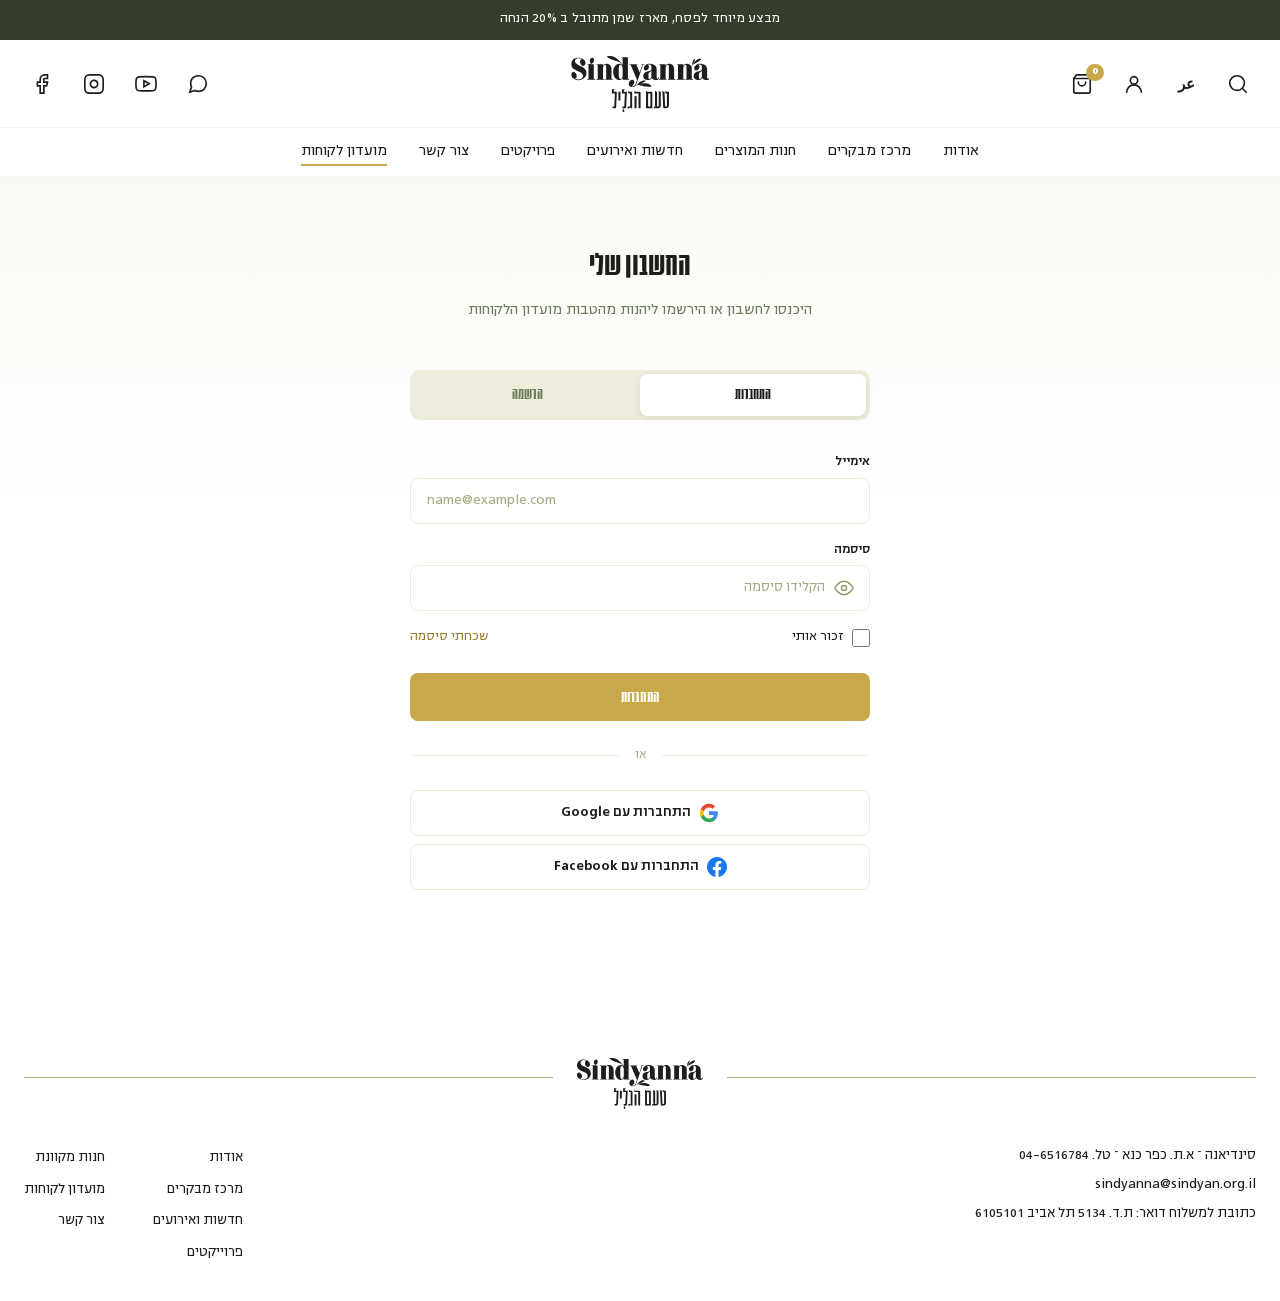
<file: account.html>
<!DOCTYPE html>
<html lang="he" dir="rtl">
<head>
  <meta charset="UTF-8">
  <meta name="viewport" content="width=device-width, initial-scale=1.0">
  <title>החשבון שלי | סינדיאנת הגליל</title>
  <link rel="stylesheet" href="css/style.css">
  <link rel="icon" type="image/svg+xml" href="img/favicon.svg">
  <meta name="theme-color" content="#1D1D1B">
</head>
<body>

  <!-- ============================================
       HEADER
       ============================================ -->
  <header class="site-header" id="siteHeader">
    <div class="announcement-bar">
      <div class="container">
        <p class="announcement-bar__text">מבצע מיוחד לפסח, מארז שמן מתובל ב 20% הנחה</p>
      </div>
    </div>

    <div class="header-main">
      <div class="container header-main__inner">
        <div class="header-main__utils">
          <button class="util-icon search-trigger" aria-label="חיפוש">
            <svg width="22" height="22" viewBox="0 0 24 24" fill="none" stroke="currentColor" stroke-width="1.8" stroke-linecap="round" stroke-linejoin="round"><circle cx="11" cy="11" r="8"/><line x1="21" y1="21" x2="16.65" y2="16.65"/></svg>
          </button>
          <div class="lang-switch">
            <button class="util-icon lang-switch__btn" aria-label="שפה">عر</button>
          </div>
          <a href="account.html" class="util-icon" aria-label="החשבון שלי">
            <svg width="22" height="22" viewBox="0 0 24 24" fill="none" stroke="currentColor" stroke-width="1.8" stroke-linecap="round" stroke-linejoin="round"><circle cx="12" cy="8" r="4"/><path d="M4 21c0-4.4 3.6-8 8-8s8 3.6 8 8"/></svg>
          </a>
          <a href="cart.html" class="util-icon cart-icon" aria-label="עגלת קניות">
            <svg width="22" height="22" viewBox="0 0 24 24" fill="none" stroke="currentColor" stroke-width="1.8" stroke-linecap="round" stroke-linejoin="round"><path d="M6 2L3 6v14a2 2 0 0 0 2 2h14a2 2 0 0 0 2-2V6l-3-4z"/><line x1="3" y1="6" x2="21" y2="6"/><path d="M16 10a4 4 0 0 1-8 0"/></svg>
            <span class="cart-icon__count">0</span>
          </a>
        </div>

        <a href="index.html" class="header-main__logo">
          <svg class="logo-svg" xmlns="http://www.w3.org/2000/svg" viewBox="0 0 383.4 155.09">
            <g class="logo-svg__main">
              <path d="M62.6,63.93h3.39v1.73h-21.43v-1.73h3.39V24.38h-3.39v-1.73h3.84c2.74-.28,5.31-1.21,7.48-2.49-.14-.02-.28,0-.42-.04-3.12-.73-4.83-4.75-3.84-8.98.99-4.23,4.32-7.07,7.44-6.34,3.12.73,4.84,4.75,3.84,8.98-.42,1.78-1.27,3.3-2.33,4.42h.01c-1.54,1.83-3.78,3.39-6.42,4.45h8.45v41.28ZM111.55,37.57c0-10.02-5.3-16-14.17-16-4.22,0-7.35,1.98-9.35,5.91v-4.82h-18.04v1.73h3.39v39.55h-3.39v1.73h21.88v-1.73h-3.84v-31.46c1.07-4.62,3.65-8.09,6.01-8.09,1.89,0,2.85,1.21,2.85,7.85v31.7h-2.19v1.73h20.24v-1.73h-3.39v-26.36ZM284.96,37.57c0-10.02-5.3-16-14.16-16-4.22,0-7.35,1.98-9.35,5.91v-4.82h-18.04v1.73h3.39v39.55h-3.39v1.73h20.24v-1.73h-2.19v-31.46c1.07-4.62,3.65-8.09,6.01-8.09,1.89,0,2.85,1.21,2.85,7.85v31.7h-2.19v1.73h20.24v-1.73h-3.39v-26.36ZM142.34,65.66v-4.81c-2.45,4.78-6.3,5.89-9.35,5.89-8.09,0-16.75-9.08-16.75-22.59s8.66-22.59,16.75-22.59c3.96,0,6.95,1.77,8.95,5.23-1.36-3.98-4.28-8.43-7.27-9.52-1.89-.69-11.95-4.07-18.7-6.16-6.56-2.03-13.52-6.24-15.88-7.78-2.36-1.55-1.36-3.82,9.35-3.24,10.7.58,19.13,8.94,22.31,11.88,5.49,5.07,8.6,8.39,10.58,12.1V5.04h-3.39v-1.73h18.04v60.62h3.39v1.73h-18.04ZM142.34,55.75v-23.18c-1.02-3.97-3.13-8.18-6.01-8.18s-4.6,2.53-4.6,15.44v8.67c0,12.91,1.69,15.44,4.6,15.44s4.99-4.21,6.01-8.18ZM23.6,26.74c-6.99-2.96-13.03-5.53-13.03-11.94,0-4.84,3.83-8.35,9.1-8.35,3.44,0,6.79.79,9.63,2.12-.2.04-.4.05-.59.12-3.76,1.3-5.37,6.49-3.61,11.59,1.76,5.1,6.24,8.19,10,6.89,3.76-1.3,5.37-6.49,3.61-11.59-.74-2.15-1.98-3.91-3.44-5.17h.01c-3.53-3.41-9.27-5.68-15.61-5.68C7.72,4.72,0,11.86,0,22.89s9.02,14.8,17.74,18.44c7.64,3.19,14.86,6.2,14.86,13.99,0,6.08-5.05,9.85-13.19,9.85-3.16,0-6.35-.78-9.13-2.11.21-.05.42-.05.63-.12,3.76-1.3,5.37-6.49,3.61-11.59-1.76-5.1-6.24-8.19-10-6.89-3.76,1.3-5.37,6.49-3.61,11.59.56,1.61,1.41,2.99,2.4,4.13h-.05c.1.1.21.2.31.3.24.25.48.48.74.71,3.7,3.38,9.3,5.72,15.11,5.72,12.33,0,22.75-8.85,22.75-19.33,0-12.96-9.87-17.14-18.57-20.84ZM217.21,78.76c-9.32-5.07-20.76-2.4-24.97-1.58-3.6.7-6.47,1.35-8.9,2.07.95-1,2.37-1.68,3.4-1.86,1.59-.28,10.59-1.7,19.09-7.79.27-.19.22-.62-.09-.74-1.69-.66-6.3-1.95-11.74.85-5.99,3.08-9.75,6.88-11.71,9.89-1.51.49-2.85,1.04-4.08,1.67,1.41-1.96,2.42-4.29,3.23-6.63l17.52-50.26h3.74v-1.73h-8.42v1.73h2.79l-7.43,21.32-9-21.32h3.28v-1.73h-23.32v1.73h3.78l17.99,42.39-2.67,7.43c-2.26,6.27-4.85,10.16-10.72,10.16-.75,0-1.44-.09-2.1-.22,2.63-.71,5.2-3,6.63-6.31,2.14-4.96.91-10.25-2.74-11.83-3.65-1.57-8.34,1.17-10.48,6.13-1.48,3.43-1.31,6.99.12,9.4,0,.03,0,.07.01.1,1.44,2.43,4.07,4.45,8.56,4.45,2.98,0,5.23-.94,7.01-2.4,0,0,.06-.01.06-.01,3.18-3.07,8.44-4.05,10.98-3.54,3.05.62,6.01,1.65,9.03,2.44.62.16,1.24.32,1.86.47,6.6,1.63,15.82,2.58,18.61,2.51,2.79-.08,10-1.71.69-6.78ZM383.4,59.26l-.13.77c-.75,4.33-3.65,6.72-8.15,6.72-5.65,0-10.58-2.81-12.42-6.81-1.5,3.58-5.13,6.81-11.64,6.81-7.09,0-12.04-4.62-12.04-11.25,0-7.19,5.67-11.51,11.29-12.61,2.13-.43,3.36-.52,4.35-.6.94-.07,1.62-.12,2.68-.43,1.8-.49,3.19-2.16,4.45-3.88v-8.04c0-4.45-1.9-6.35-6.35-6.35-1.2,0-2.42.21-3.61.53.36.13.72.29,1.05.52,2.97,2,3.18,6.9.45,10.94-2.72,4.04-7.34,5.69-10.31,3.68-2.97-2.01-3.18-6.9-.45-10.94.79-1.17,1.75-2.11,2.77-2.85,3.15-2.46,7.49-3.85,11.06-3.85,12.36,0,20.04,5.89,20.04,15.37v21.76c0,4.26,1.83,4.26,2.51,4.26,1.35,0,2.13-.97,2.61-3.23l.11-.52h1.73ZM361.78,40.88c-1.25,1.48-2.4,2.3-3.85,3.13-2.87,1.59-4.26,3.9-4.26,7.06v6.84c0,4.36.53,5.76,2.18,5.76,3.22,0,5.93-4.54,5.93-7.39v-15.4ZM243.51,60.03c-.75,4.33-3.65,6.72-8.15,6.72-5.65,0-10.58-2.81-12.42-6.81-1.5,3.58-5.13,6.81-11.64,6.81-7.09,0-12.04-4.62-12.04-11.25,0-7.19,5.67-11.51,11.29-12.61,2.13-.43,3.36-.52,4.35-.6.94-.07,1.62-.12,2.68-.43,1.8-.49,3.19-2.16,4.45-3.88v-8.04c0-4.45-1.9-6.35-6.35-6.35-1.2,0-2.42.21-3.61.53.36.13.72.29,1.05.52,2.97,2,3.18,6.9.45,10.94-2.72,4.04-7.34,5.69-10.31,3.68-2.97-2.01-3.18-6.9-.45-10.94.79-1.17,1.75-2.11,2.77-2.85,3.15-2.46,7.49-3.85,11.06-3.85,12.36,0,20.04,5.89,20.04,15.37v21.76c0,4.26,1.83,4.26,2.51,4.26,1.35,0,2.13-.97,2.61-3.23l.11-.52h1.73l-.13.77ZM222.03,40.88c-1.25,1.48-2.4,2.3-3.85,3.13-2.87,1.59-4.26,3.9-4.26,7.06v6.84c0,4.36.53,5.76,2.18,5.76,3.22,0,5.93-4.54,5.93-7.39v-15.4ZM338.07,23.15c2.07-1.09,4.25-1.98,6.36-3,.43-.21.86-.42,1.29-.63,4.58-2.28,10.32-6.22,11.88-7.63,1.56-1.4,4.9-5.85-2.91-4.22-7.81,1.63-13.07,8.73-15.08,11.25-1.72,2.15-3.05,3.92-4.09,5.52.06-1.04.54-2.12,1.04-2.72.78-.94,5.24-6.13,7.14-13.76.06-.24-.17-.46-.41-.38-1.29.44-4.56,1.95-6.31,6.2-1.93,4.68-2.24,8.69-1.89,11.37-1.12,1.84-1.87,3.49-2.32,5.28-1.99-5.64-6.54-8.87-13.02-8.87-4.22,0-7.35,1.98-9.35,5.91v-4.82h-18.04v1.73h3.39v39.55h-3.39v1.73h21.88v-1.73h-3.84v-31.46c1.07-4.62,3.65-8.09,6.01-8.09,1.89,0,2.85,1.21,2.85,7.85v31.7h-2.19v1.73h20.24v-1.73h-3.39v-26.36c0-1.39-.12-2.68-.32-3.91.03.07.04.11.04.11-.33-3.21,1.65-9.14,4.44-10.61Z" fill="#1d1d1b"/>
            </g>
            <g class="logo-svg__subtitle">
              <path d="M175.21,111.3l5.76-.86v34.05h-5.76v-33.19ZM145.71,94.23h2.13v-2.29h-7.46v11.83h8.29l-1.76,36.27h-4.99v4.44h5.09c-1.96.78-3.14,2.44-3.94,3.93-.52.96-.9,2.2-.9,3.09-.01,1.97,1.16,3.58,2.61,3.59,1.45,0,2.64-1.58,2.65-3.56.01-1.97-1.16-3.58-2.61-3.59-.07,0-.14,0-.21.01.53-1.57,3.64-3.24,5.05-3.63,1.41-.39,2.58-1.78,2.58-3.35l2.04-41.72h-8.57v-5.02ZM117.96,94.23h2.13v-2.29h-7.46v11.83h8.29l-1.76,36.27h-4.99v4.44h6.67c1.97,0,3.65-1.58,3.65-3.51l2.04-41.72h-8.57v-5.02ZM130.6,123.7l5.76-1.07v-23.37h-5.76v24.44ZM165.94,99.26h-5.51v-2.13h-2.29v6.64h5.27v36.27h-6.46l-1.83,4.44h6.67l1.69-3.58.98,3.58h4.29v-42.36c0-1.94-.63-2.87-2.81-2.87ZM244.69,97.13h-2.29v2.13h.02s-.02.01-.02.01v37.55c0,1.86-.42,3.22-2.39,3.22h-2.25v-40.77h-3.47v-2.14h-2.29v2.13h.02s-.02.01-.02.01v38.05l2.18,2.72h-5.2v4.44h12.08c4.85,0,7.02-3.3,7.02-9.1v-36.11h-3.4v-2.14ZM263.18,99.26v-2.13h-2.29v6.64h4.2l-.07,32.4c0,3.44-.98,3.87-3.72,3.87h-1.12l-1.97-40.78h-3.4v-2.13h-2.29v2.13l2.46,45.23h6.81c6.81,0,8.99-3.01,8.99-8.67v-36.56h-7.6ZM188.91,99.27h-1.14s-10.56-.01-10.56-.01v-2.13h-2.29v6.64h11.45v40.71h5.76v-41.85c0-1.86-1.47-3.37-3.23-3.37ZM224.71,102.64v41.85h-17.49v-45.21h.01-.01v-2.14h2.29v2.14h11.97c1.76,0,3.23,1.5,3.23,3.37ZM219.23,103.78h-6.25v36.26h6.25v-36.26Z" fill="#1d1d1b"/>
            </g>
          </svg>
        </a>

        <button class="hamburger" id="hamburger" aria-label="תפריט" aria-expanded="false">
          <span class="hamburger__line"></span><span class="hamburger__line"></span><span class="hamburger__line"></span>
        </button>

        <div class="header-main__social">
          <a href="#" class="social-icon" aria-label="WhatsApp"><svg width="22" height="22" viewBox="0 0 24 24" fill="none" stroke="currentColor" stroke-width="1.8"><path d="M21 11.5a8.38 8.38 0 0 1-.9 3.8 8.5 8.5 0 0 1-7.6 4.7 8.38 8.38 0 0 1-3.8-.9L3 21l1.9-5.7a8.38 8.38 0 0 1-.9-3.8 8.5 8.5 0 0 1 4.7-7.6 8.38 8.38 0 0 1 3.8-.9h.5a8.48 8.48 0 0 1 8 8v.5z"/></svg></a>
          <a href="#" class="social-icon" aria-label="YouTube"><svg width="22" height="22" viewBox="0 0 24 24" fill="none" stroke="currentColor" stroke-width="1.8"><path d="M22.54 6.42a2.78 2.78 0 0 0-1.94-2C18.88 4 12 4 12 4s-6.88 0-8.6.46a2.78 2.78 0 0 0-1.94 2A29 29 0 0 0 1 11.75a29 29 0 0 0 .46 5.33A2.78 2.78 0 0 0 3.4 19.1c1.72.46 8.6.46 8.6.46s6.88 0 8.6-.46a2.78 2.78 0 0 0 1.94-2 29 29 0 0 0 .46-5.25 29 29 0 0 0-.46-5.43z"/><polygon points="9.75 15.02 15.5 11.75 9.75 8.48 9.75 15.02"/></svg></a>
          <a href="#" class="social-icon" aria-label="Instagram"><svg width="22" height="22" viewBox="0 0 24 24" fill="none" stroke="currentColor" stroke-width="1.8"><rect x="2" y="2" width="20" height="20" rx="5" ry="5"/><path d="M16 11.37A4 4 0 1 1 12.63 8 4 4 0 0 1 16 11.37z"/><line x1="17.5" y1="6.5" x2="17.51" y2="6.5"/></svg></a>
          <a href="#" class="social-icon" aria-label="Facebook"><svg width="22" height="22" viewBox="0 0 24 24" fill="none" stroke="currentColor" stroke-width="1.8"><path d="M18 2h-3a5 5 0 0 0-5 5v3H7v4h3v8h4v-8h3l1-4h-4V7a1 1 0 0 1 1-1h3z"/></svg></a>
        </div>
      </div>
    </div>

    <nav class="header-nav" aria-label="תפריט ראשי">
      <div class="container">
        <ul class="header-nav__list" id="navList">
          <li class="header-nav__item header-nav__item--submenu">
              <a href="about.html" class="header-nav__link">אודות</a>
              <div class="submenu" data-submenu="about">
                <div class="submenu__links">
                  <a href="#" class="submenu__link" data-img="img/placeholder-about-0.jpg">עמותת סנדיאנת הגליל</a>
                  <a href="#" class="submenu__link" data-img="img/placeholder-about-1.jpg">סחר הוגן</a>
                  <a href="#" class="submenu__link" data-img="img/placeholder-about-2.jpg">צוות העמותה</a>
                  <a href="#" class="submenu__link" data-img="img/placeholder-about-3.jpg">שותפים חברתיים</a>
                  <a href="#" class="submenu__link" data-img="img/placeholder-about-4.jpg">פרסים ומדליות</a>
                  <a href="#" class="submenu__link" data-img="img/placeholder-about-5.jpg">אישורים ופרסים</a>
                </div>
                <div class="submenu__image">
                  <div class="submenu__placeholder"></div>
                </div>
              </div>
            </li>
          <li class="header-nav__item header-nav__item--submenu">
              <a href="#" class="header-nav__link">מרכז מבקרים</a>
              <div class="submenu" data-submenu="visitors">
                <div class="submenu__links">
                  <a href="#" class="submenu__link" data-img="img/placeholder-visitors-1.jpg">סיורים מודרכים</a>
                  <a href="#" class="submenu__link" data-img="img/placeholder-visitors-2.jpg">סדנאות טעימות</a>
                  <a href="#" class="submenu__link" data-img="img/placeholder-visitors-3.jpg">אירועים פרטיים</a>
                  <a href="#" class="submenu__link" data-img="img/placeholder-visitors-4.jpg">הזמנת קבוצות</a>
                </div>
                <div class="submenu__image">
                  <div class="submenu__placeholder"></div>
                </div>
              </div>
            </li>
          <li class="header-nav__item header-nav__item--mega">
              <a href="category.html" class="header-nav__link">חנות המוצרים</a>

              <!-- Mega Menu Dropdown -->
              <div class="mega-menu" id="megaMenu">
                <div class="mega-menu__tabs">
                  <button class="mega-menu__tab mega-menu__tab--active" data-category="oil">שמן זית</button>
                  <button class="mega-menu__tab" data-category="sesame">שומשום</button>
                  <button class="mega-menu__tab" data-category="sindyanna">מוצרים מבית סינדיאנה</button>
                  <button class="mega-menu__tab" data-category="sets">מארזים</button>
                  <button class="mega-menu__tab" data-category="spices">תבלינים</button>
                  <button class="mega-menu__tab" data-category="cosmetics">קוסמטיקה</button>
                  <button class="mega-menu__tab" data-category="complementary">מוצרים משלימים</button>
                </div>

                <div class="mega-menu__panel mega-menu__panel--active" data-panel="oil">
                  <div class="mega-menu__products">
                    <a href="product.html" class="mega-menu__product">
                      <div class="mega-menu__product-img"><div class="mega-menu__placeholder"></div></div>
                      <span class="mega-menu__product-name">ברנע</span>
                    </a>
                    <a href="product.html" class="mega-menu__product">
                      <div class="mega-menu__product-img"><div class="mega-menu__placeholder"></div></div>
                      <span class="mega-menu__product-name">בלנד הבית</span>
                    </a>
                    <a href="product.html" class="mega-menu__product">
                      <div class="mega-menu__product-img"><div class="mega-menu__placeholder"></div></div>
                      <span class="mega-menu__product-name">קורטינה</span>
                    </a>
                    <a href="product.html" class="mega-menu__product">
                      <div class="mega-menu__product-img"><div class="mega-menu__placeholder"></div></div>
                      <span class="mega-menu__product-name">פיקואל</span>
                    </a>
                    <a href="product.html" class="mega-menu__product">
                      <div class="mega-menu__product-img"><div class="mega-menu__placeholder"></div></div>
                      <span class="mega-menu__product-name">אורגני</span>
                    </a>
                  </div>
                </div>

                <div class="mega-menu__panel" data-panel="sesame">
                  <div class="mega-menu__products">
                    <a href="#" class="mega-menu__product">
                      <div class="mega-menu__product-img"><div class="mega-menu__placeholder"></div></div>
                      <span class="mega-menu__product-name">טחינה גולמית</span>
                    </a>
                    <a href="#" class="mega-menu__product">
                      <div class="mega-menu__product-img"><div class="mega-menu__placeholder"></div></div>
                      <span class="mega-menu__product-name">טחינה מלאה</span>
                    </a>
                    <a href="#" class="mega-menu__product">
                      <div class="mega-menu__product-img"><div class="mega-menu__placeholder"></div></div>
                      <span class="mega-menu__product-name">חלווה</span>
                    </a>
                    <a href="#" class="mega-menu__product">
                      <div class="mega-menu__product-img"><div class="mega-menu__placeholder"></div></div>
                      <span class="mega-menu__product-name">שמן שומשום</span>
                    </a>
                    <a href="#" class="mega-menu__product">
                      <div class="mega-menu__product-img"><div class="mega-menu__placeholder"></div></div>
                      <span class="mega-menu__product-name">ממרח שומשום</span>
                    </a>
                  </div>
                </div>

                <div class="mega-menu__panel" data-panel="sindyanna">
                  <div class="mega-menu__products">
                    <a href="#" class="mega-menu__product">
                      <div class="mega-menu__product-img"><div class="mega-menu__placeholder"></div></div>
                      <span class="mega-menu__product-name">זעתר</span>
                    </a>
                    <a href="#" class="mega-menu__product">
                      <div class="mega-menu__product-img"><div class="mega-menu__placeholder"></div></div>
                      <span class="mega-menu__product-name">דבש</span>
                    </a>
                    <a href="#" class="mega-menu__product">
                      <div class="mega-menu__product-img"><div class="mega-menu__placeholder"></div></div>
                      <span class="mega-menu__product-name">סבון</span>
                    </a>
                    <a href="#" class="mega-menu__product">
                      <div class="mega-menu__product-img"><div class="mega-menu__placeholder"></div></div>
                      <span class="mega-menu__product-name">ליקר</span>
                    </a>
                    <a href="#" class="mega-menu__product">
                      <div class="mega-menu__product-img"><div class="mega-menu__placeholder"></div></div>
                      <span class="mega-menu__product-name">תה צמחים</span>
                    </a>
                  </div>
                </div>

                <div class="mega-menu__panel" data-panel="sets">
                  <div class="mega-menu__products">
                    <a href="#" class="mega-menu__product">
                      <div class="mega-menu__product-img"><div class="mega-menu__placeholder"></div></div>
                      <span class="mega-menu__product-name">מארז טעימות</span>
                    </a>
                    <a href="#" class="mega-menu__product">
                      <div class="mega-menu__product-img"><div class="mega-menu__placeholder"></div></div>
                      <span class="mega-menu__product-name">מארז חגיגי</span>
                    </a>
                    <a href="#" class="mega-menu__product">
                      <div class="mega-menu__product-img"><div class="mega-menu__placeholder"></div></div>
                      <span class="mega-menu__product-name">מארז שף</span>
                    </a>
                    <a href="#" class="mega-menu__product">
                      <div class="mega-menu__product-img"><div class="mega-menu__placeholder"></div></div>
                      <span class="mega-menu__product-name">מארז מתנה</span>
                    </a>
                    <a href="#" class="mega-menu__product">
                      <div class="mega-menu__product-img"><div class="mega-menu__placeholder"></div></div>
                      <span class="mega-menu__product-name">מארז עסקי</span>
                    </a>
                  </div>
                </div>

                <div class="mega-menu__panel" data-panel="spices">
                  <div class="mega-menu__products">
                    <a href="#" class="mega-menu__product">
                      <div class="mega-menu__product-img"><div class="mega-menu__placeholder"></div></div>
                      <span class="mega-menu__product-name">זעתר ירוק</span>
                    </a>
                    <a href="#" class="mega-menu__product">
                      <div class="mega-menu__product-img"><div class="mega-menu__placeholder"></div></div>
                      <span class="mega-menu__product-name">סומאק</span>
                    </a>
                    <a href="#" class="mega-menu__product">
                      <div class="mega-menu__product-img"><div class="mega-menu__placeholder"></div></div>
                      <span class="mega-menu__product-name">בהארט</span>
                    </a>
                    <a href="#" class="mega-menu__product">
                      <div class="mega-menu__product-img"><div class="mega-menu__placeholder"></div></div>
                      <span class="mega-menu__product-name">כורכום</span>
                    </a>
                    <a href="#" class="mega-menu__product">
                      <div class="mega-menu__product-img"><div class="mega-menu__placeholder"></div></div>
                      <span class="mega-menu__product-name">פלפל חריף</span>
                    </a>
                  </div>
                </div>

                <div class="mega-menu__panel" data-panel="cosmetics">
                  <div class="mega-menu__products">
                    <a href="#" class="mega-menu__product">
                      <div class="mega-menu__product-img"><div class="mega-menu__placeholder"></div></div>
                      <span class="mega-menu__product-name">סבון שמן זית</span>
                    </a>
                    <a href="#" class="mega-menu__product">
                      <div class="mega-menu__product-img"><div class="mega-menu__placeholder"></div></div>
                      <span class="mega-menu__product-name">קרם ידיים</span>
                    </a>
                    <a href="#" class="mega-menu__product">
                      <div class="mega-menu__product-img"><div class="mega-menu__placeholder"></div></div>
                      <span class="mega-menu__product-name">שמן גוף</span>
                    </a>
                    <a href="#" class="mega-menu__product">
                      <div class="mega-menu__product-img"><div class="mega-menu__placeholder"></div></div>
                      <span class="mega-menu__product-name">בושם טבעי</span>
                    </a>
                    <a href="#" class="mega-menu__product">
                      <div class="mega-menu__product-img"><div class="mega-menu__placeholder"></div></div>
                      <span class="mega-menu__product-name">מארז ספא</span>
                    </a>
                  </div>
                </div>

                <div class="mega-menu__panel" data-panel="complementary">
                  <div class="mega-menu__products">
                    <a href="#" class="mega-menu__product">
                      <div class="mega-menu__product-img"><div class="mega-menu__placeholder"></div></div>
                      <span class="mega-menu__product-name">לחם</span>
                    </a>
                    <a href="#" class="mega-menu__product">
                      <div class="mega-menu__product-img"><div class="mega-menu__placeholder"></div></div>
                      <span class="mega-menu__product-name">גבינות</span>
                    </a>
                    <a href="#" class="mega-menu__product">
                      <div class="mega-menu__product-img"><div class="mega-menu__placeholder"></div></div>
                      <span class="mega-menu__product-name">יין</span>
                    </a>
                    <a href="#" class="mega-menu__product">
                      <div class="mega-menu__product-img"><div class="mega-menu__placeholder"></div></div>
                      <span class="mega-menu__product-name">חומוס</span>
                    </a>
                    <a href="#" class="mega-menu__product">
                      <div class="mega-menu__product-img"><div class="mega-menu__placeholder"></div></div>
                      <span class="mega-menu__product-name">לאבנה</span>
                    </a>
                  </div>
                </div>

                <a href="category.html" class="mega-menu__btn">לכל המוצרים &rsaquo;</a>
              </div>
            </li>
          <li class="header-nav__item header-nav__item--submenu">
              <a href="#" class="header-nav__link">חדשות ואירועים</a>
              <div class="submenu" data-submenu="news">
                <div class="submenu__links">
                  <a href="#" class="submenu__link" data-img="img/placeholder-news-1.jpg">חדשות</a>
                  <a href="#" class="submenu__link" data-img="img/placeholder-news-2.jpg">אירועים קרובים</a>
                  <a href="#" class="submenu__link" data-img="img/placeholder-news-3.jpg">גלריה</a>
                </div>
                <div class="submenu__image">
                  <div class="submenu__placeholder"></div>
                </div>
              </div>
            </li>
          <li class="header-nav__item header-nav__item--submenu">
              <a href="#" class="header-nav__link">פרויקטים</a>
              <div class="submenu" data-submenu="projects">
                <div class="submenu__links">
                  <a href="#" class="submenu__link" data-img="img/placeholder-projects-1.jpg">העצמת נשים</a>
                  <a href="#" class="submenu__link" data-img="img/placeholder-projects-2.jpg">חקלאות בת קיימא</a>
                  <a href="#" class="submenu__link" data-img="img/placeholder-projects-3.jpg">חינוך קהילתי</a>
                  <a href="#" class="submenu__link" data-img="img/placeholder-projects-4.jpg">שיתופי פעולה</a>
                </div>
                <div class="submenu__image">
                  <div class="submenu__placeholder"></div>
                </div>
              </div>
            </li>
          <li class="header-nav__item"><a href="#" class="header-nav__link">צור קשר</a></li>
          <li class="header-nav__item"><a href="account.html" class="header-nav__link header-nav__link--active">מועדון לקוחות</a></li>
        </ul>

        <!-- Mobile-only: icons inside hamburger menu -->
        <div class="header-nav__mobile-extras">
          <div class="mobile-extras__icons">
            <button class="util-icon" aria-label="נגישות">
              <svg width="22" height="22" viewBox="0 0 24 24" fill="none" stroke="currentColor" stroke-width="1.8" stroke-linecap="round" stroke-linejoin="round">
                <circle cx="12" cy="4.5" r="2.5"/><path d="M12 7v6m-4-3h8m-6 3l-2 7m4-7l2 7"/>
              </svg>
            </button>
            <button class="util-icon lang-switch__btn" aria-label="שפה">عر</button>
            <a href="#" class="social-icon" aria-label="WhatsApp">
              <svg width="22" height="22" viewBox="0 0 24 24" fill="none" stroke="currentColor" stroke-width="1.8" stroke-linecap="round" stroke-linejoin="round">
                <path d="M21 11.5a8.38 8.38 0 0 1-.9 3.8 8.5 8.5 0 0 1-7.6 4.7 8.38 8.38 0 0 1-3.8-.9L3 21l1.9-5.7a8.38 8.38 0 0 1-.9-3.8 8.5 8.5 0 0 1 4.7-7.6 8.38 8.38 0 0 1 3.8-.9h.5a8.48 8.48 0 0 1 8 8v.5z"/>
              </svg>
            </a>
            <a href="#" class="social-icon" aria-label="YouTube">
              <svg width="22" height="22" viewBox="0 0 24 24" fill="none" stroke="currentColor" stroke-width="1.8" stroke-linecap="round" stroke-linejoin="round">
                <path d="M22.54 6.42a2.78 2.78 0 0 0-1.94-2C18.88 4 12 4 12 4s-6.88 0-8.6.46a2.78 2.78 0 0 0-1.94 2A29 29 0 0 0 1 11.75a29 29 0 0 0 .46 5.33A2.78 2.78 0 0 0 3.4 19.1c1.72.46 8.6.46 8.6.46s6.88 0 8.6-.46a2.78 2.78 0 0 0 1.94-2 29 29 0 0 0 .46-5.25 29 29 0 0 0-.46-5.43z"/>
                <polygon points="9.75 15.02 15.5 11.75 9.75 8.48 9.75 15.02"/>
              </svg>
            </a>
            <a href="#" class="social-icon" aria-label="Instagram">
              <svg width="22" height="22" viewBox="0 0 24 24" fill="none" stroke="currentColor" stroke-width="1.8" stroke-linecap="round" stroke-linejoin="round">
                <rect x="2" y="2" width="20" height="20" rx="5" ry="5"/><path d="M16 11.37A4 4 0 1 1 12.63 8 4 4 0 0 1 16 11.37z"/><line x1="17.5" y1="6.5" x2="17.51" y2="6.5"/>
              </svg>
            </a>
            <a href="#" class="social-icon" aria-label="Facebook">
              <svg width="22" height="22" viewBox="0 0 24 24" fill="none" stroke="currentColor" stroke-width="1.8" stroke-linecap="round" stroke-linejoin="round">
                <path d="M18 2h-3a5 5 0 0 0-5 5v3H7v4h3v8h4v-8h3l1-4h-4V7a1 1 0 0 1 1-1h3z"/>
              </svg>
            </a>
          </div>
        </div>
      </div>
    </nav>
  </header>


  <!-- ============================================
       SEARCH OVERLAY
       ============================================ -->
  <div class="search-overlay" id="searchOverlay" aria-hidden="true">
    <div class="search-overlay__backdrop"></div>
    <div class="search-overlay__panel">
      <div class="container">
        <form class="search-overlay__form" action="search.html" method="get" role="search">
          <div class="search-overlay__input-wrap">
            <svg class="search-overlay__icon" width="24" height="24" viewBox="0 0 24 24" fill="none" stroke="currentColor" stroke-width="1.8" stroke-linecap="round" stroke-linejoin="round"><circle cx="11" cy="11" r="8"/><line x1="21" y1="21" x2="16.65" y2="16.65"/></svg>
            <input type="search" name="q" class="search-overlay__input" placeholder="חיפוש מוצרים, מתכונים, מאמרים..." autocomplete="off">
            <button type="button" class="search-overlay__close" aria-label="סגירת חיפוש">
              <svg width="20" height="20" viewBox="0 0 24 24" fill="none" stroke="currentColor" stroke-width="2" stroke-linecap="round"><line x1="18" y1="6" x2="6" y2="18"/><line x1="6" y1="6" x2="18" y2="18"/></svg>
            </button>
          </div>
          <div class="search-overlay__suggestions">
            <span class="search-overlay__label">חיפושים פופולריים:</span>
            <a href="search.html?q=שמן+זית" class="search-overlay__tag">שמן זית</a>
            <a href="search.html?q=טחינה" class="search-overlay__tag">טחינה</a>
            <a href="search.html?q=מארז+מתנה" class="search-overlay__tag">מארז מתנה</a>
            <a href="search.html?q=זעתר" class="search-overlay__tag">זעתר</a>
            <a href="search.html?q=סבון" class="search-overlay__tag">סבון</a>
            <a href="search.html?q=אורגני" class="search-overlay__tag">אורגני</a>
          </div>
        </form>
      </div>
    </div>
  </div>


  <!-- ============================================
       ACCOUNT PAGE
       ============================================ -->
  <section class="account">
    <div class="container">
      <div class="account__wrapper">

        <h1 class="account__title">החשבון שלי</h1>
        <p class="account__subtitle">היכנסו לחשבון או הירשמו ליהנות מהטבות מועדון הלקוחות</p>

        <!-- Tab Toggle -->
        <div class="account__tabs" role="tablist">
          <button class="account__tab account__tab--active" role="tab" aria-selected="true" data-tab="login">התחברות</button>
          <button class="account__tab" role="tab" aria-selected="false" data-tab="register">הרשמה</button>
        </div>

        <!-- Login Form -->
        <form class="account__form account__form--active" id="loginForm" data-panel="login" novalidate>
          <div class="account__field">
            <label class="account__label" for="loginEmail">אימייל</label>
            <input class="account__input" type="email" id="loginEmail" placeholder="name@example.com" required autocomplete="email" dir="ltr">
          </div>

          <div class="account__field">
            <label class="account__label" for="loginPassword">סיסמה</label>
            <div class="account__password-wrap">
              <input class="account__input" type="password" id="loginPassword" placeholder="הקלידו סיסמה" required autocomplete="current-password">
              <button type="button" class="account__eye" aria-label="הצג סיסמה">
                <svg width="20" height="20" viewBox="0 0 24 24" fill="none" stroke="currentColor" stroke-width="1.8" stroke-linecap="round" stroke-linejoin="round"><path d="M1 12s4-8 11-8 11 8 11 8-4 8-11 8-11-8-11-8z"/><circle cx="12" cy="12" r="3"/></svg>
              </button>
            </div>
          </div>

          <div class="account__options">
            <label class="account__remember">
              <input type="checkbox" class="account__checkbox">
              <span>זכור אותי</span>
            </label>
            <a href="#" class="account__forgot">שכחתי סיסמה</a>
          </div>

          <button type="submit" class="account__submit">התחברות</button>

          <div class="account__divider">
            <span>או</span>
          </div>

          <button type="button" class="account__social-btn account__social-btn--google">
            <svg width="20" height="20" viewBox="0 0 24 24"><path d="M22.56 12.25c0-.78-.07-1.53-.2-2.25H12v4.26h5.92a5.06 5.06 0 0 1-2.2 3.32v2.77h3.57c2.08-1.92 3.28-4.74 3.28-8.1z" fill="#4285F4"/><path d="M12 23c2.97 0 5.46-.98 7.28-2.66l-3.57-2.77c-.98.66-2.23 1.06-3.71 1.06-2.86 0-5.29-1.93-6.16-4.53H2.18v2.84C3.99 20.53 7.7 23 12 23z" fill="#34A853"/><path d="M5.84 14.09c-.22-.66-.35-1.36-.35-2.09s.13-1.43.35-2.09V7.07H2.18C1.43 8.55 1 10.22 1 12s.43 3.45 1.18 4.93l2.85-2.22.81-.62z" fill="#FBBC05"/><path d="M12 5.38c1.62 0 3.06.56 4.21 1.64l3.15-3.15C17.45 2.09 14.97 1 12 1 7.7 1 3.99 3.47 2.18 7.07l3.66 2.84c.87-2.6 3.3-4.53 6.16-4.53z" fill="#EA4335"/></svg>
            <span>התחברות עם Google</span>
          </button>

          <button type="button" class="account__social-btn account__social-btn--facebook">
            <svg width="20" height="20" viewBox="0 0 24 24" fill="#1877F2"><path d="M24 12.073c0-6.627-5.373-12-12-12s-12 5.373-12 12c0 5.99 4.388 10.954 10.125 11.854v-8.385H7.078v-3.47h3.047V9.43c0-3.007 1.792-4.669 4.533-4.669 1.312 0 2.686.235 2.686.235v2.953H15.83c-1.491 0-1.956.925-1.956 1.874v2.25h3.328l-.532 3.47h-2.796v8.385C19.612 23.027 24 18.062 24 12.073z"/></svg>
            <span>התחברות עם Facebook</span>
          </button>
        </form>

        <!-- Register Form -->
        <form class="account__form" id="registerForm" data-panel="register" novalidate>
          <div class="account__field-row">
            <div class="account__field">
              <label class="account__label" for="regFirstName">שם פרטי</label>
              <input class="account__input" type="text" id="regFirstName" placeholder="שם פרטי" required autocomplete="given-name">
            </div>
            <div class="account__field">
              <label class="account__label" for="regLastName">שם משפחה</label>
              <input class="account__input" type="text" id="regLastName" placeholder="שם משפחה" required autocomplete="family-name">
            </div>
          </div>

          <div class="account__field">
            <label class="account__label" for="regEmail">אימייל</label>
            <input class="account__input" type="email" id="regEmail" placeholder="name@example.com" required autocomplete="email" dir="ltr">
          </div>

          <div class="account__field">
            <label class="account__label" for="regPhone">טלפון</label>
            <input class="account__input" type="tel" id="regPhone" placeholder="050-0000000" autocomplete="tel" dir="ltr">
          </div>

          <div class="account__field">
            <label class="account__label" for="regPassword">סיסמה</label>
            <div class="account__password-wrap">
              <input class="account__input" type="password" id="regPassword" placeholder="לפחות 8 תווים" required autocomplete="new-password" minlength="8">
              <button type="button" class="account__eye" aria-label="הצג סיסמה">
                <svg width="20" height="20" viewBox="0 0 24 24" fill="none" stroke="currentColor" stroke-width="1.8" stroke-linecap="round" stroke-linejoin="round"><path d="M1 12s4-8 11-8 11 8 11 8-4 8-11 8-11-8-11-8z"/><circle cx="12" cy="12" r="3"/></svg>
              </button>
            </div>
            <div class="account__strength" id="passwordStrength">
              <div class="account__strength-bar"></div>
              <div class="account__strength-bar"></div>
              <div class="account__strength-bar"></div>
              <div class="account__strength-bar"></div>
            </div>
          </div>

          <div class="account__field">
            <label class="account__label" for="regPasswordConfirm">אימות סיסמה</label>
            <div class="account__password-wrap">
              <input class="account__input" type="password" id="regPasswordConfirm" placeholder="הקלידו שוב את הסיסמה" required autocomplete="new-password">
              <button type="button" class="account__eye" aria-label="הצג סיסמה">
                <svg width="20" height="20" viewBox="0 0 24 24" fill="none" stroke="currentColor" stroke-width="1.8" stroke-linecap="round" stroke-linejoin="round"><path d="M1 12s4-8 11-8 11 8 11 8-4 8-11 8-11-8-11-8z"/><circle cx="12" cy="12" r="3"/></svg>
              </button>
            </div>
          </div>

          <label class="account__terms">
            <input type="checkbox" class="account__checkbox" required>
            <span>קראתי ואני מסכים/ה <a href="#">לתנאי השימוש</a> ו<a href="#">מדיניות הפרטיות</a></span>
          </label>

          <button type="submit" class="account__submit">הרשמה</button>

          <div class="account__divider">
            <span>או</span>
          </div>

          <button type="button" class="account__social-btn account__social-btn--google">
            <svg width="20" height="20" viewBox="0 0 24 24"><path d="M22.56 12.25c0-.78-.07-1.53-.2-2.25H12v4.26h5.92a5.06 5.06 0 0 1-2.2 3.32v2.77h3.57c2.08-1.92 3.28-4.74 3.28-8.1z" fill="#4285F4"/><path d="M12 23c2.97 0 5.46-.98 7.28-2.66l-3.57-2.77c-.98.66-2.23 1.06-3.71 1.06-2.86 0-5.29-1.93-6.16-4.53H2.18v2.84C3.99 20.53 7.7 23 12 23z" fill="#34A853"/><path d="M5.84 14.09c-.22-.66-.35-1.36-.35-2.09s.13-1.43.35-2.09V7.07H2.18C1.43 8.55 1 10.22 1 12s.43 3.45 1.18 4.93l2.85-2.22.81-.62z" fill="#FBBC05"/><path d="M12 5.38c1.62 0 3.06.56 4.21 1.64l3.15-3.15C17.45 2.09 14.97 1 12 1 7.7 1 3.99 3.47 2.18 7.07l3.66 2.84c.87-2.6 3.3-4.53 6.16-4.53z" fill="#EA4335"/></svg>
            <span>הרשמה עם Google</span>
          </button>

          <button type="button" class="account__social-btn account__social-btn--facebook">
            <svg width="20" height="20" viewBox="0 0 24 24" fill="#1877F2"><path d="M24 12.073c0-6.627-5.373-12-12-12s-12 5.373-12 12c0 5.99 4.388 10.954 10.125 11.854v-8.385H7.078v-3.47h3.047V9.43c0-3.007 1.792-4.669 4.533-4.669 1.312 0 2.686.235 2.686.235v2.953H15.83c-1.491 0-1.956.925-1.956 1.874v2.25h3.328l-.532 3.47h-2.796v8.385C19.612 23.027 24 18.062 24 12.073z"/></svg>
            <span>הרשמה עם Facebook</span>
          </button>
        </form>

      </div>
    </div>
  </section>


  <!-- ============================================
       AUTH MODAL (Popup version)
       ============================================ -->
  <div class="auth-modal" id="authModal" aria-hidden="true" role="dialog" aria-label="התחברות / הרשמה">
    <div class="auth-modal__backdrop" id="authBackdrop"></div>
    <div class="auth-modal__content">
      <button class="auth-modal__close" id="authClose" aria-label="סגירה">
        <svg width="24" height="24" viewBox="0 0 24 24" fill="none" stroke="currentColor" stroke-width="2" stroke-linecap="round" stroke-linejoin="round"><line x1="18" y1="6" x2="6" y2="18"/><line x1="6" y1="6" x2="18" y2="18"/></svg>
      </button>

      <div class="auth-modal__header">
        <svg width="40" height="40" viewBox="0 0 60 60" fill="none" xmlns="http://www.w3.org/2000/svg">
          <path d="M30 5 C30 5 25 20 15 25 C25 25 30 15 30 15 C30 15 35 25 45 25 C35 20 30 5 30 5Z" fill="var(--color-olive-300)" opacity="0.6"/>
          <path d="M30 15 C30 15 22 35 10 42 C22 38 30 25 30 25 C30 25 38 38 50 42 C38 35 30 15 30 15Z" fill="var(--color-olive-400)" opacity="0.5"/>
        </svg>
        <h2 class="auth-modal__title">ברוכים הבאים</h2>
      </div>

      <!-- Modal Tabs -->
      <div class="account__tabs" role="tablist">
        <button class="account__tab account__tab--active" role="tab" aria-selected="true" data-tab="modal-login">התחברות</button>
        <button class="account__tab" role="tab" aria-selected="false" data-tab="modal-register">הרשמה</button>
      </div>

      <!-- Modal Login -->
      <form class="account__form account__form--active" data-panel="modal-login" novalidate>
        <div class="account__field">
          <label class="account__label" for="modalLoginEmail">אימייל</label>
          <input class="account__input" type="email" id="modalLoginEmail" placeholder="name@example.com" required autocomplete="email" dir="ltr">
        </div>
        <div class="account__field">
          <label class="account__label" for="modalLoginPassword">סיסמה</label>
          <div class="account__password-wrap">
            <input class="account__input" type="password" id="modalLoginPassword" placeholder="הקלידו סיסמה" required autocomplete="current-password">
            <button type="button" class="account__eye" aria-label="הצג סיסמה">
              <svg width="20" height="20" viewBox="0 0 24 24" fill="none" stroke="currentColor" stroke-width="1.8" stroke-linecap="round" stroke-linejoin="round"><path d="M1 12s4-8 11-8 11 8 11 8-4 8-11 8-11-8-11-8z"/><circle cx="12" cy="12" r="3"/></svg>
            </button>
          </div>
        </div>
        <div class="account__options">
          <label class="account__remember">
            <input type="checkbox" class="account__checkbox">
            <span>זכור אותי</span>
          </label>
          <a href="#" class="account__forgot">שכחתי סיסמה</a>
        </div>
        <button type="submit" class="account__submit">התחברות</button>
        <div class="account__divider"><span>או</span></div>
        <button type="button" class="account__social-btn account__social-btn--google">
          <svg width="20" height="20" viewBox="0 0 24 24"><path d="M22.56 12.25c0-.78-.07-1.53-.2-2.25H12v4.26h5.92a5.06 5.06 0 0 1-2.2 3.32v2.77h3.57c2.08-1.92 3.28-4.74 3.28-8.1z" fill="#4285F4"/><path d="M12 23c2.97 0 5.46-.98 7.28-2.66l-3.57-2.77c-.98.66-2.23 1.06-3.71 1.06-2.86 0-5.29-1.93-6.16-4.53H2.18v2.84C3.99 20.53 7.7 23 12 23z" fill="#34A853"/><path d="M5.84 14.09c-.22-.66-.35-1.36-.35-2.09s.13-1.43.35-2.09V7.07H2.18C1.43 8.55 1 10.22 1 12s.43 3.45 1.18 4.93l2.85-2.22.81-.62z" fill="#FBBC05"/><path d="M12 5.38c1.62 0 3.06.56 4.21 1.64l3.15-3.15C17.45 2.09 14.97 1 12 1 7.7 1 3.99 3.47 2.18 7.07l3.66 2.84c.87-2.6 3.3-4.53 6.16-4.53z" fill="#EA4335"/></svg>
          <span>התחברות עם Google</span>
        </button>
      </form>

      <!-- Modal Register -->
      <form class="account__form" data-panel="modal-register" novalidate>
        <div class="account__field-row">
          <div class="account__field">
            <label class="account__label" for="modalRegFirst">שם פרטי</label>
            <input class="account__input" type="text" id="modalRegFirst" placeholder="שם פרטי" required autocomplete="given-name">
          </div>
          <div class="account__field">
            <label class="account__label" for="modalRegLast">שם משפחה</label>
            <input class="account__input" type="text" id="modalRegLast" placeholder="שם משפחה" required autocomplete="family-name">
          </div>
        </div>
        <div class="account__field">
          <label class="account__label" for="modalRegEmail">אימייל</label>
          <input class="account__input" type="email" id="modalRegEmail" placeholder="name@example.com" required autocomplete="email" dir="ltr">
        </div>
        <div class="account__field">
          <label class="account__label" for="modalRegPassword">סיסמה</label>
          <div class="account__password-wrap">
            <input class="account__input" type="password" id="modalRegPassword" placeholder="לפחות 8 תווים" required autocomplete="new-password" minlength="8">
            <button type="button" class="account__eye" aria-label="הצג סיסמה">
              <svg width="20" height="20" viewBox="0 0 24 24" fill="none" stroke="currentColor" stroke-width="1.8" stroke-linecap="round" stroke-linejoin="round"><path d="M1 12s4-8 11-8 11 8 11 8-4 8-11 8-11-8-11-8z"/><circle cx="12" cy="12" r="3"/></svg>
            </button>
          </div>
        </div>
        <label class="account__terms">
          <input type="checkbox" class="account__checkbox" required>
          <span>קראתי ואני מסכים/ה <a href="#">לתנאי השימוש</a></span>
        </label>
        <button type="submit" class="account__submit">הרשמה</button>
      </form>

    </div>
  </div>


  <!-- ============================================
       FOOTER
       ============================================ -->
  <footer class="site-footer" id="footer">
    <div class="container">
      <div class="site-footer__logo">
        <img src="img/Sindyana_logo.svg" alt="סינדיאנת הגליל" class="site-footer__logo-img">
      </div>
      <hr class="site-footer__divider">
      <div class="site-footer__main">
        <div class="site-footer__info">
          <ul class="site-footer__details">
            <li>סינדיאנה – א.ת. כפר כנא – טל. 04-6516784</li>
            <li><a href="mailto:sindyanna@sindyan.org.il">sindyanna@sindyan.org.il</a></li>
            <li>כתובת למשלוח דואר: ת.ד. 5134 תל אביב 6105101</li>
          </ul>
        </div>
        <div class="site-footer__nav">
          <ul class="site-footer__nav-col"><li><a href="about.html">אודות</a></li><li><a href="#">מרכז מבקרים</a></li><li><a href="#">חדשות ואירועים</a></li><li><a href="#">פרוייקטים</a></li></ul>
          <ul class="site-footer__nav-col"><li><a href="category.html">חנות מקוונת</a></li><li><a href="account.html">מועדון לקוחות</a></li><li><a href="#">צור קשר</a></li></ul>
        </div>
      </div>
    </div>
  </footer>

  <script src="js/main.js"></script>
</body>
</html>
</file>
<file: css/style.css>
/* ============================================
   FONTS
   ============================================ */
@font-face {
  font-family: 'Barlev';
  src: url('../fonts/barlev-light-aaa.woff') format('woff');
  font-weight: 300;
  font-style: normal;
  font-display: swap;
}

@font-face {
  font-family: 'Barlev';
  src: url('../fonts/barlev-regular-aaa.woff') format('woff');
  font-weight: 400;
  font-style: normal;
  font-display: swap;
}

@font-face {
  font-family: 'Barlev';
  src: url('../fonts/barlev-bold-aaa.woff') format('woff');
  font-weight: 700;
  font-style: normal;
  font-display: swap;
}

@font-face {
  font-family: 'NarkisBlock';
  src: url('../fonts/NarkisBlocklight.woff2') format('woff2');
  font-weight: 300;
  font-style: normal;
  font-display: swap;
}

@font-face {
  font-family: 'NarkisBlock';
  src: url('../fonts/NarkisBlockRegular.Menukad.woff2') format('woff2');
  font-weight: 400;
  font-style: normal;
  font-display: swap;
}

@font-face {
  font-family: 'NarkisBlock';
  src: url('../fonts/NarkisBlockMedium.Menukad.woff2') format('woff2');
  font-weight: 500;
  font-style: normal;
  font-display: swap;
}

@font-face {
  font-family: 'NarkisBlock';
  src: url('../fonts/NarkisBlockBold.Menukad.woff2') format('woff2');
  font-weight: 700;
  font-style: normal;
  font-display: swap;
}

/* ============================================
   CSS VARIABLES (Design Tokens)
   ============================================ */
:root {
  /* Colors */
  --color-white: #FFFFFF;
  --color-black: #1D1D1B;
  --color-gold: #C9A84C;
  --color-gold-light: #E8D48B;
  --color-gold-dark: #9A7D2E;

  /* Olive green scale (dark to light) */
  --color-olive-900: #333D29;
  --color-olive-700: #4A5740;
  --color-olive-500: #6B7B5E;
  --color-olive-400: #8E9B6B;
  --color-olive-300: #A3AD82;
  --color-olive-200: #B8B88E;
  --color-olive-100: #D2D1B5;
  --color-cream: #EEEDDB;
  --color-cream-light: #F7F6EE;

  /* Typography */
  --font-heading: 'Barlev', 'Assistant', sans-serif;
  --font-body: 'NarkisBlock', 'Heebo', sans-serif;

  /* Spacing */
  --space-xs: 0.25rem;
  --space-sm: 0.5rem;
  --space-md: 1rem;
  --space-lg: 1.5rem;
  --space-xl: 2rem;
  --space-2xl: 3rem;
  --space-3xl: 4rem;
  --space-4xl: 6rem;

  /* Container */
  --container-max: 1320px;
  --container-padding: 1.5rem;

  /* Header heights */
  --announcement-height: 2.5rem;
  --header-main-height: 5.5rem;
  --header-nav-height: 3rem;
  --header-total-height: calc(var(--announcement-height) + var(--header-main-height) + var(--header-nav-height));

  /* Transitions */
  --transition-fast: 0.2s ease;
  --transition-base: 0.3s ease;
  --transition-slow: 0.5s ease;

  /* Gold gradient */
  --gradient-gold: linear-gradient(135deg, var(--color-gold-light) 0%, var(--color-gold) 50%, var(--color-gold-dark) 100%);
}

/* ============================================
   RESET & BASE
   ============================================ */
*,
*::before,
*::after {
  margin: 0;
  padding: 0;
  box-sizing: border-box;
}

html {
  font-size: 16px;
  scroll-behavior: smooth;
}

body {
  font-family: var(--font-body);
  font-weight: 400;
  color: var(--color-black);
  background-color: var(--color-white);
  line-height: 1.6;
  overflow-x: hidden;
}

a {
  text-decoration: none;
  color: inherit;
  transition: color var(--transition-fast);
}

a:hover {
  color: var(--color-gold);
}

a:focus-visible,
button:focus-visible {
  outline: 2px solid var(--color-gold);
  outline-offset: 2px;
}

ul {
  list-style: none;
}

img {
  max-width: 100%;
  height: auto;
  display: block;
}

button {
  background: none;
  border: none;
  cursor: pointer;
  font-family: inherit;
  color: inherit;
}

.container {
  max-width: var(--container-max);
  margin-inline: auto;
  padding-inline: var(--container-padding);
}

/* ============================================
   HEADER
   ============================================ */
.site-header {
  position: fixed;
  inset-block-start: 0;
  inset-inline: 0;
  z-index: 1000;
  background-color: var(--color-white);
  transition: box-shadow var(--transition-base);
}

.site-header--scrolled {
  box-shadow: 0 2px 20px rgba(0, 0, 0, 0.08);
}

/* --- Announcement Bar --- */
.announcement-bar {
  background-color: var(--color-olive-900);
  color: var(--color-white);
  height: var(--announcement-height);
  display: flex;
  align-items: center;
  justify-content: center;
  overflow: hidden;
  transition: height var(--transition-base), opacity var(--transition-base);
}

.site-header--scrolled .announcement-bar {
  height: 0;
  opacity: 0;
  pointer-events: none;
}

.announcement-bar__text {
  font-family: var(--font-body);
  font-size: 0.85rem;
  font-weight: 400;
  letter-spacing: 0.02em;
  text-align: center;
  white-space: nowrap;
}

/* --- Header Main --- */
.header-main {
  height: var(--header-main-height);
  border-block-end: 1px solid rgba(0, 0, 0, 0.06);
  transition: height var(--transition-base);
}

.site-header--scrolled .header-main {
  height: 3.5rem;
}

.header-main__inner {
  display: flex;
  align-items: center;
  justify-content: space-between;
  height: 100%;
}

/* Social Icons */
.header-main__social {
  display: flex;
  align-items: center;
  gap: var(--space-md);
}

.social-icon {
  display: flex;
  align-items: center;
  justify-content: center;
  width: 2.25rem;
  height: 2.25rem;
  color: var(--color-black);
  transition: color var(--transition-fast), transform var(--transition-fast);
}

.social-icon:hover {
  color: var(--color-gold);
  transform: scale(1.1);
}

/* Logo */
.header-main__logo {
  position: absolute;
  inset-inline-start: 50%;
  transform: translateX(50%); /* RTL: reversed */
  display: flex;
  align-items: center;
  height: 100%;
}

.logo-svg {
  height: 3.5rem;
  width: auto;
  transition: height var(--transition-base), transform var(--transition-base);
}

/* Subtitle "טעם הגליל" */
.logo-svg__subtitle {
  transition: opacity var(--transition-base);
}

/* Scrolled: hide subtitle, shift logo up to center the Sindyanna text */
.site-header--scrolled .logo-svg {
  height: 2.8rem;
  transform: translateY(12%);
}

.site-header--scrolled .logo-svg__subtitle {
  opacity: 0;
}

/* Utility Icons */
.header-main__utils {
  display: flex;
  align-items: center;
  gap: var(--space-md);
}

.util-icon {
  display: flex;
  align-items: center;
  justify-content: center;
  width: 2.25rem;
  height: 2.25rem;
  color: var(--color-black);
  transition: color var(--transition-fast);
  font-family: var(--font-body);
  font-size: 0.9rem;
  font-weight: 500;
}

.util-icon:hover {
  color: var(--color-gold);
}

.lang-switch__btn {
  font-size: 0.95rem;
  font-weight: 700;
}

.cart-icon {
  position: relative;
}

.cart-icon__count {
  position: absolute;
  inset-block-start: -2px;
  inset-inline-start: -4px;
  background-color: var(--color-gold);
  color: var(--color-white);
  font-size: 0.65rem;
  font-weight: 700;
  width: 1.1rem;
  height: 1.1rem;
  border-radius: 50%;
  display: flex;
  align-items: center;
  justify-content: center;
  font-family: var(--font-body);
}

/* --- Header Nav --- */
.header-nav {
  height: var(--header-nav-height);
  display: flex;
  align-items: center;
}

.header-nav .container {
  display: flex;
  align-items: center;
  justify-content: center;
}

.header-nav__list {
  display: flex;
  align-items: center;
  gap: var(--space-xl);
}

.header-nav__link {
  font-family: var(--font-body);
  font-size: 0.95rem;
  font-weight: 400;
  color: var(--color-black);
  padding-block: var(--space-sm);
  position: relative;
  transition: color var(--transition-fast);
}

.header-nav__link::after {
  content: '';
  position: absolute;
  inset-block-end: 0;
  inset-inline-start: 0;
  width: 0;
  height: 2px;
  background-color: var(--color-gold);
  transition: width var(--transition-base);
}

.header-nav__link:hover::after,
.header-nav__link--active::after {
  width: 100%;
}

.header-nav__link:hover {
  color: var(--color-olive-700);
}

/* ============================================
   MEGA MENU
   ============================================ */
.header-nav__item--mega {
  position: static;  /* let menu position relative to nav container */
}

.mega-menu {
  position: absolute;
  top: calc(100% + 12px);
  left: 50%;
  transform: translateX(-50%);
  width: 934px;
  max-width: calc(100% - 2 * var(--container-padding));
  background: rgba(255, 255, 255, 0.89);
  backdrop-filter: blur(2px);
  -webkit-backdrop-filter: blur(2px);
  border-radius: 10px;
  border-bottom: 2px solid var(--color-gold);
  padding: 16px 20px 12px;
  z-index: 100;
  opacity: 0;
  visibility: hidden;
  transform: translateX(-50%) translateY(6px);
  transition: opacity 0.25s ease, visibility 0.25s ease, transform 0.25s ease;
  pointer-events: none;
  box-shadow: 0 8px 32px rgba(0, 0, 0, 0.08);
}

/* Arrow pointing up toward "חנות המוצרים" */
.mega-menu::before {
  content: '';
  position: absolute;
  top: -8px;
  /* JS sets --mega-arrow-right = distance from menu right edge to trigger center */
  right: var(--mega-arrow-right, 50%);
  margin-right: -9px; /* offset half the arrow width to center it */
  width: 0;
  height: 0;
  border-left: 9px solid transparent;
  border-right: 9px solid transparent;
  border-bottom: 9px solid rgba(255, 255, 255, 0.89);
  filter: drop-shadow(0 -2px 2px rgba(0, 0, 0, 0.04));
}

/* Position context on the nav bar itself */
.header-nav {
  position: relative;
}

/* Open via click (JS toggles this class) */
.mega-menu--open {
  opacity: 1;
  visibility: visible;
  transform: translateX(-50%) translateY(0);
  pointer-events: auto;
}

/* Gold underline on parent link when menu is open */
.header-nav__item--mega .mega-menu--open ~ .header-nav__link::after,
.header-nav__item--mega.is-open > .header-nav__link::after {
  width: 100%;
}

/* --- Category tabs row --- */
.mega-menu__tabs {
  display: flex;
  justify-content: center;
  gap: 0;
  border-bottom: 1px solid rgba(0, 0, 0, 0.08);
  padding-block-end: 0;
}

.mega-menu__tab {
  position: relative;
  display: flex;
  justify-content: center;
  align-items: center;
  padding: 6px 16px 10px;
  border: none;
  background: transparent;
  color: var(--color-olive-700);
  font-family: var(--font-body);
  font-size: 0.8rem;
  font-weight: 400;
  cursor: pointer;
  transition: color 0.2s ease;
  white-space: nowrap;
}

.mega-menu__tab::after {
  content: '';
  position: absolute;
  bottom: 0;
  left: 0;
  right: 0;
  height: 2px;
  background-color: var(--color-gold);
  transform: scaleX(0);
  transition: transform 0.25s ease;
}

.mega-menu__tab:hover {
  color: var(--color-black);
}

.mega-menu__tab--active {
  color: var(--color-black);
  font-weight: 700;
}

.mega-menu__tab--active::after {
  transform: scaleX(1);
}

/* --- Product panels --- */
.mega-menu__panel {
  display: none;
}

.mega-menu__panel--active {
  display: block;
}

.mega-menu__products {
  display: flex;
  justify-content: center;
  gap: 12px;
  padding-block: 16px 8px;
}

.mega-menu__product {
  display: flex;
  flex-direction: column;
  align-items: center;
  gap: 8px;
  width: 128px;
  padding: 8px;
  text-decoration: none;
  color: var(--color-black);
  border-radius: 8px;
  transition: background-color 0.2s ease;
}

.mega-menu__product:hover {
  background-color: rgba(201, 168, 76, 0.08);
}

.mega-menu__product-img {
  width: 108px;
  height: 134px;
  border-radius: 10px;
  overflow: hidden;
}

.mega-menu__product-img img {
  width: 100%;
  height: 100%;
  object-fit: cover;
}

.mega-menu__placeholder {
  width: 100%;
  height: 100%;
  background-color: #c4c4c4;
  border-radius: 10px;
}

.mega-menu__product-name {
  font-family: var(--font-heading);
  font-size: 1.05rem;
  font-weight: 400;
  text-align: center;
}

/* --- "All products" button --- */
.mega-menu__btn {
  display: block;
  width: fit-content;
  margin: 0 auto 4px;
  padding: 8px 40px;
  background-color: var(--color-gold);
  color: rgba(255, 255, 255, 0.89);
  font-family: var(--font-body);
  font-size: 0.75rem;
  font-weight: 700;
  text-align: center;
  text-decoration: none;
  border-radius: 4px;
  transition: background-color 0.2s ease;
}

.mega-menu__btn:hover {
  background-color: var(--color-olive-700);
}

/* Accordion is only for mobile — hide on desktop */
.mega-menu__accordion {
  display: none;
}

/* ============================================
   SUBMENU DROPDOWNS (About, Visitors, etc.)
   ============================================ */
.header-nav__item--submenu {
  position: static;
}

.submenu {
  position: absolute;
  top: calc(100% + 12px);
  left: 50%;
  transform: translateX(-50%);
  width: 700px;
  max-width: calc(100% - 2 * var(--container-padding));
  display: flex;
  gap: 0;
  background: rgba(255, 255, 255, 0.89);
  backdrop-filter: blur(2px);
  -webkit-backdrop-filter: blur(2px);
  border-radius: 10px;
  border-bottom: 2px solid var(--color-gold);
  padding: 24px 28px;
  z-index: 100;
  opacity: 0;
  visibility: hidden;
  transform: translateX(-50%) translateY(6px);
  transition: opacity 0.25s ease, visibility 0.25s ease, transform 0.25s ease;
  pointer-events: none;
  box-shadow: 0 8px 32px rgba(0, 0, 0, 0.08);
}

/* Arrow */
.submenu::before {
  content: '';
  position: absolute;
  top: -8px;
  right: var(--submenu-arrow-right, 50%);
  margin-right: -9px;
  width: 0;
  height: 0;
  border-left: 9px solid transparent;
  border-right: 9px solid transparent;
  border-bottom: 9px solid rgba(255, 255, 255, 0.89);
  filter: drop-shadow(0 -2px 2px rgba(0, 0, 0, 0.04));
}

.submenu--open {
  opacity: 1;
  visibility: visible;
  transform: translateX(-50%) translateY(0);
  pointer-events: auto;
}

.header-nav__item--submenu.is-open > .header-nav__link::after {
  width: 100%;
}

/* --- Links column (RIGHT in RTL = first child) --- */
.submenu__links {
  flex: 1;
  display: flex;
  flex-direction: column;
  align-items: flex-start;
  gap: var(--space-sm);
  padding-inline-end: 28px;
}


.submenu__link {
  position: relative;
  font-family: var(--font-body);
  font-size: 0.95rem;
  font-weight: 400;
  color: var(--color-olive-700);
  text-decoration: none;
  transition: color 0.2s ease, font-weight 0.15s ease;
  padding-block: 4px;
}

.submenu__link::after {
  content: '';
  position: absolute;
  bottom: 0;
  right: 0;
  left: 0;
  height: 2px;
  background-color: var(--color-gold);
  transform: scaleX(0);
  transform-origin: right;
  transition: transform 0.25s ease;
}

.submenu__link:hover {
  color: var(--color-black);
  font-weight: 700;
}

.submenu__link:hover::after {
  transform: scaleX(1);
}

/* --- Image column (LEFT in RTL = second child) --- */
.submenu__image {
  width: 240px;
  min-height: 200px;
  border-radius: 10px;
  overflow: hidden;
  flex-shrink: 0;
}

.submenu__image img {
  width: 100%;
  height: 100%;
  object-fit: cover;
  border-radius: 10px;
  transition: opacity 0.3s ease;
}

.submenu__placeholder {
  width: 100%;
  height: 100%;
  min-height: 200px;
  background-color: #c4c4c4;
  border-radius: 10px;
}

/* Mobile extras (hidden on desktop) */
.header-nav__mobile-extras {
  display: none;
}

/* Hamburger (hidden on desktop) */
.hamburger {
  display: none;
  flex-direction: column;
  gap: 5px;
  width: 2rem;
  padding: var(--space-xs);
}

.hamburger__line {
  display: block;
  width: 100%;
  height: 2px;
  background-color: var(--color-black);
  transition: transform var(--transition-base), opacity var(--transition-fast);
}

.hamburger--active .hamburger__line:nth-child(1) {
  transform: rotate(45deg) translate(5px, 5px);
}

.hamburger--active .hamburger__line:nth-child(2) {
  opacity: 0;
}

.hamburger--active .hamburger__line:nth-child(3) {
  transform: rotate(-45deg) translate(5px, -5px);
}

/* ============================================
   HERO SECTION
   ============================================ */
.hero {
  margin-block-start: var(--header-total-height);
  position: relative;
  overflow: hidden;
  min-height: calc(100vh - var(--header-total-height));
  background-image: url('../img/Hero.jpg');
  background-size: cover;
  background-position: center;
  background-repeat: no-repeat;
}

.hero__inner {
  position: relative;
  min-height: calc(100vh - var(--header-total-height));
  display: flex;
  align-items: center;
  justify-content: flex-end;
  width: 100%;
}

/* Hero Content - positioned on left side, text aligned right (natural RTL) */
.hero__content {
  position: relative;
  z-index: 2;
  display: flex;
  flex-direction: column;
  justify-content: center;
  align-items: flex-start;
  padding: var(--space-4xl) var(--space-3xl);
  max-width: 45%;
  text-align: start;
}

.hero__title {
  font-family: var(--font-heading);
  line-height: 1.05;
}

.hero__title-line {
  display: block;
}

.hero__title-line:first-child {
  font-size: clamp(2.5rem, 4.5vw, 3.5rem);
  font-weight: 400;
  color: var(--color-gold);
}

.hero__title-line--bold {
  font-size: clamp(3.5rem, 7vw, 5.5rem);
  font-weight: 700;
  color: var(--color-gold);
}

/* Gold Olives Icon */
.hero__olives-icon {
  margin-block-start: var(--space-xl);
}

.hero__olives-img {
  height: clamp(8rem, 14vw, 12rem);
  width: auto;
}

/* ============================================
   BRAND MESSAGE BAR
   ============================================ */
.brand-bar {
  background-color: var(--color-black);
  color: var(--color-white);
  padding-block: var(--space-2xl);
  text-align: center;
}

.brand-bar__title {
  font-family: var(--font-heading);
  font-size: clamp(1.4rem, 2.8vw, 2rem);
  font-weight: 400;
  color: var(--color-white);
  margin-block-end: var(--space-md);
}

.brand-bar__text {
  font-family: var(--font-body);
  font-size: clamp(0.85rem, 1.4vw, 0.95rem);
  font-weight: 400;
  line-height: 1.6;
  color: var(--color-white);
  max-width: 52rem;
  margin-inline: auto;
}

.brand-bar__divider {
  display: block;
  width: clamp(3rem, 6vw, 4.5rem);
  margin-inline: auto;
  margin-block: var(--space-lg);
}

.brand-bar__highlight {
  font-family: var(--font-heading);
  font-size: clamp(1.3rem, 2.5vw, 1.8rem);
  font-weight: 700;
  color: var(--color-white);
  line-height: 1.4;
}

/* ============================================
   PRODUCT GALLERY
   ============================================ */
.products {
  padding-block: var(--space-4xl);
  background-color: var(--color-cream-light);
}

.products > .container {
  position: relative;
}

.products__carousel {
  padding-inline: 3.5rem;
}

/* --- Product Card --- */
.product-card {
  text-align: center;
  cursor: pointer;
  position: relative;
}

.product-card__image {
  aspect-ratio: 3/4;
  border-radius: 12px;
  overflow: hidden;
  margin-block-end: var(--space-md);
  position: relative;
}

.product-card__image img {
  width: 100%;
  height: 100%;
  object-fit: cover;
}

.product-card__placeholder {
  width: 100%;
  height: 100%;
  background: linear-gradient(135deg, var(--color-cream) 0%, var(--color-olive-100) 100%);
  display: flex;
  align-items: center;
  justify-content: center;
  color: var(--color-olive-500);
  font-family: var(--font-body);
  font-size: 0.9rem;
}

.product-card__title {
  font-family: var(--font-heading);
  font-size: 1.1rem;
  font-weight: 700;
  color: var(--color-black);
  padding-block-end: var(--space-xs);
  border-block-end: 2px solid transparent;
  transition: border-color var(--transition-base);
  display: inline-block;
}

.product-card--open .product-card__title {
  border-block-end-color: var(--color-gold);
}

/* --- Product Detail Overlay (rises over image on click) --- */
.product-card__detail {
  position: absolute;
  inset: 0;
  border-radius: 12px;
  background: rgba(29, 29, 27, 0.88);
  display: flex;
  flex-direction: column;
  justify-content: center;
  align-items: center;
  padding: var(--space-lg);
  text-align: center;
  opacity: 0;
  pointer-events: none;
}

.product-card__desc {
  font-family: var(--font-body);
  font-size: 0.8rem;
  line-height: 1.6;
  color: var(--color-white);
  margin-block-end: var(--space-md);
}

.product-card__price {
  display: block;
  font-family: var(--font-heading);
  font-size: 1.3rem;
  font-weight: 700;
  color: var(--color-gold);
  margin-block-end: var(--space-md);
}

.product-card__add-to-cart {
  display: inline-block;
  padding: 0.6rem 1.8rem;
  background-color: var(--color-gold);
  color: var(--color-white);
  font-family: var(--font-body);
  font-size: 0.85rem;
  font-weight: 700;
  border: none;
  border-radius: 4px;
  cursor: pointer;
  transition: background-color var(--transition-fast);
}

.product-card__add-to-cart:hover {
  background-color: #b8942f;
}

/* --- Navigation Arrows (gold, solid triangles) --- */
.products__nav {
  position: absolute;
  inset-block-start: 45%;
  transform: translateY(-50%);
  width: 2.5rem;
  height: 2.5rem;
  background: none;
  border: none;
  display: flex;
  align-items: center;
  justify-content: center;
  color: var(--color-gold);
  cursor: pointer;
  z-index: 10;
}

.products__nav:hover {
  color: #b8942f;
}

.products__nav--prev {
  inset-inline-start: 0;
}

.products__nav--next {
  inset-inline-end: 0;
}

/* ============================================
   OUR STORY
   ============================================ */
.story {
  background-color: var(--color-white);
}

.story__inner {
  display: flex;
  align-items: stretch;
  min-height: 42rem;
}

.story__image {
  flex: 0 0 50%;
  max-width: 50%;
}

.story__img {
  width: 100%;
  height: 100%;
  object-fit: cover;
  display: block;
}

.story__content {
  flex: 1;
  /* Right padding matches container edge, left padding for breathing room */
  padding-inline-start: max(var(--space-3xl), calc((100vw - var(--container-max)) / 2 + var(--container-padding)));
  padding-inline-end: var(--space-3xl);
  padding-block: var(--space-3xl);
  display: flex;
  flex-direction: column;
  justify-content: center;
  align-items: center;
  text-align: center;
}

.story__icon {
  width: clamp(5rem, 10vw, 8rem);
  height: auto;
  margin-block-end: var(--space-lg);
}

.story__title {
  font-family: var(--font-heading);
  font-size: clamp(1.5rem, 3vw, 2.2rem);
  font-weight: 700;
  color: var(--color-black);
  margin-block-end: var(--space-xl);
}

.story__text p {
  font-family: var(--font-body);
  font-size: clamp(0.85rem, 1.2vw, 0.95rem);
  line-height: 1.8;
  color: var(--color-black);
  margin-block-end: var(--space-lg);
}

.story__text p:last-child {
  margin-block-end: var(--space-lg);
}

.story__highlight {
  font-family: var(--font-heading);
  font-size: clamp(0.95rem, 1.5vw, 1.15rem);
  font-weight: 700;
  color: var(--color-black);
  line-height: 1.6;
  text-align: center;
}

/* ============================================
   VALUES
   ============================================ */
.values {
  padding-block: var(--space-2xl) var(--space-lg);
  background-color: var(--color-white);
}

.values__title {
  font-family: var(--font-heading);
  font-size: clamp(1.5rem, 3vw, 2.2rem);
  font-weight: 700;
  color: var(--color-gold);
  text-align: center;
  margin-block-end: var(--space-3xl);
}

/* Tabs row */
.values__tabs {
  display: flex;
  justify-content: space-between;
  gap: var(--space-md);
}

.values__tab {
  display: flex;
  flex: 1;
  flex-direction: column;
  align-items: center;
  gap: var(--space-xs);
  background: none;
  border: none;
  cursor: pointer;
  padding: var(--space-md);
  transition: opacity 0.4s ease, transform 0.3s ease;
}

.values__tab-icon {
  width: 80px;
  height: 80px;
  display: flex;
  align-items: center;
  justify-content: center;
  margin-block-end: var(--space-sm);
  transition: transform 0.3s ease;
}

.values__tab-icon img {
  width: 100%;
  height: 100%;
  object-fit: contain;
}

.values__tab-label {
  font-family: var(--font-heading);
  font-size: 1rem;
  font-weight: 700;
  color: var(--color-black);
  line-height: 1.2;
}

.values__tab-sublabel {
  font-family: var(--font-heading);
  font-size: 0.9rem;
  font-weight: 400;
  color: var(--color-olive-500);
  line-height: 1.2;
}

/* Dimmed state: when any tab is active, siblings dim */
.values__tabs--has-active .values__tab:not(.values__tab--active) {
  opacity: 0.3;
}

.values__tab--active .values__tab-icon {
  transform: scale(1.1);
}

.values__tab--active .values__tab-label {
  color: var(--color-gold);
}

/* Panels */
.values__panels {
  margin-block-start: var(--space-xl);
  overflow: hidden;
}

.values__panel {
  background-color: var(--color-cream-light);
  border-radius: 12px;
  padding-inline: var(--space-3xl);
  text-align: center;
  height: 0;
  opacity: 0;
  overflow: hidden;
  display: flex;
  flex-direction: column;
  justify-content: center;
  align-items: center;
}

.values__panel-title {
  font-family: var(--font-heading);
  font-size: 1.3rem;
  font-weight: 700;
  color: var(--color-gold);
  margin-block-end: var(--space-md);
}

.values__panel-text {
  font-family: var(--font-body);
  font-size: 1rem;
  line-height: 1.8;
  color: var(--color-black);
}

/* ============================================
   CTA BANNER
   ============================================ */
.cta-banner {
  position: relative;
  min-height: 28rem;
  display: flex;
  align-items: flex-start;
  justify-content: center;
  background-image: url('../img/Galil.jpg');
  background-size: cover;
  background-position: center bottom;
}

.cta-banner__overlay {
  position: absolute;
  inset: 0;
  background: linear-gradient(
    to bottom,
    rgba(255, 255, 255, 0.55) 0%,
    rgba(255, 255, 255, 0.15) 50%,
    transparent 100%
  );
}

.cta-banner__inner {
  position: relative;
  z-index: 2;
  text-align: center;
  color: var(--color-black);
  padding-block-start: var(--space-3xl);
}

.cta-banner__title {
  font-family: var(--font-heading);
  font-size: clamp(1.8rem, 4vw, 3rem);
  font-weight: 900;
  line-height: 1.3;
  margin-block-end: var(--space-md);
  color: var(--color-black);
}

.cta-banner__text {
  font-family: var(--font-body);
  font-size: 1.05rem;
  line-height: 1.6;
  color: var(--color-black);
  margin-block-end: var(--space-xl);
}

.cta-banner__btn {
  display: inline-block;
  padding: 0.85rem 2.5rem;
  background-color: var(--color-black);
  color: var(--color-white);
  font-family: var(--font-body);
  font-size: 1rem;
  font-weight: 500;
  border-radius: 4px;
  transition: background-color var(--transition-fast);
}

.cta-banner__btn:hover {
  background-color: var(--color-gold);
  color: var(--color-white);
}

/* ============================================
   GIFT SETS / מארזי המתנה
   ============================================ */
.gift {
  background-color: var(--color-white);
}

.gift__inner {
  display: flex;
  align-items: stretch;
  min-height: 42rem;
}

/* Image on the RIGHT in RTL (first child) */
.gift__image {
  flex: 0 0 50%;
  max-width: 50%;
}

.gift__img {
  width: 100%;
  height: 100%;
  object-fit: cover;
  display: block;
}

/* Content on the LEFT in RTL (second child) */
.gift__content {
  flex: 1;
  padding-inline-end: max(var(--space-3xl), calc((100vw - var(--container-max)) / 2 + var(--container-padding)));
  padding-inline-start: var(--space-3xl);
  padding-block: var(--space-3xl);
  display: flex;
  flex-direction: column;
  justify-content: center;
  align-items: center;
  text-align: center;
}

.gift__icon {
  width: clamp(5rem, 10vw, 8rem);
  height: auto;
  margin-block-end: var(--space-lg);
}

.gift__title {
  font-family: var(--font-heading);
  font-size: clamp(1.5rem, 3vw, 2.2rem);
  font-weight: 700;
  color: var(--color-gold);
  margin-block-end: var(--space-xl);
}

.gift__text p {
  font-family: var(--font-body);
  font-size: clamp(0.85rem, 1.2vw, 0.95rem);
  line-height: 1.8;
  color: var(--color-black);
  margin-block-end: var(--space-lg);
}

.gift__highlight {
  font-family: var(--font-heading);
  font-size: clamp(0.95rem, 1.5vw, 1.15rem);
  font-weight: 700;
  color: var(--color-black);
  line-height: 1.6;
  text-align: center;
  margin-block-end: var(--space-xl);
}

.gift__btn {
  display: inline-block;
  padding: 0.85rem 2.5rem;
  background-color: var(--color-black);
  color: var(--color-white);
  font-family: var(--font-body);
  font-size: 1rem;
  font-weight: 500;
  border-radius: 4px;
  transition: background-color var(--transition-fast);
}

.gift__btn:hover {
  background-color: var(--color-gold);
  color: var(--color-white);
}

/* ============================================
   CONTACT / צור קשר
   ============================================ */
.contact {
  background-color: var(--color-white);
}

.contact__inner {
  display: flex;
  align-items: stretch;
  min-height: 42rem;
}

/* Image LEFT in RTL (first child goes RIGHT, so image is second = LEFT) */
.contact__image {
  flex: 0 0 50%;
  max-width: 50%;
}

.contact__img {
  width: 100%;
  height: 100%;
  object-fit: cover;
  display: block;
}

/* Content RIGHT in RTL (first child) */
.contact__content {
  flex: 1;
  padding-inline-start: max(var(--space-3xl), calc((100vw - var(--container-max)) / 2 + var(--container-padding)));
  padding-inline-end: var(--space-3xl);
  padding-block: var(--space-3xl);
  display: flex;
  flex-direction: column;
  align-items: center;
  text-align: center;
  justify-content: center;
}

/* Image LEFT in RTL (second child) */

.contact__icon {
  width: clamp(5rem, 10vw, 8rem);
  height: auto;
  margin-block-end: var(--space-lg);
}

.contact__title {
  font-family: var(--font-heading);
  font-size: clamp(1.5rem, 3vw, 2.2rem);
  font-weight: 700;
  color: var(--color-gold);
  margin-block-end: var(--space-md);
}

.contact__subtitle {
  font-family: var(--font-body);
  font-size: clamp(0.85rem, 1.2vw, 0.95rem);
  line-height: 1.8;
  color: var(--color-black);
  margin-block-end: var(--space-xl);
}

/* Form */
.contact__form {
  width: 100%;
  max-width: 480px;
}

.contact__form-row {
  display: flex;
  gap: var(--space-md);
  margin-block-end: var(--space-md);
}

.contact__field {
  flex: 1;
  position: relative;
}

.contact__input {
  width: 100%;
  padding: 1.2rem 1rem 0.5rem;
  font-family: var(--font-body);
  font-size: 0.95rem;
  color: var(--color-black);
  background-color: var(--color-cream);
  border: 1px solid transparent;
  border-radius: 4px;
  outline: none;
  transition: border-color var(--transition-fast);
}

.contact__input:focus {
  border-color: var(--color-gold);
}

/* Floating label */
.contact__label {
  position: absolute;
  top: 50%;
  inset-inline-start: 1rem;
  transform: translateY(-50%);
  font-family: var(--font-body);
  font-size: 0.95rem;
  color: var(--color-olive-500);
  pointer-events: none;
  transition: all 0.2s ease;
  transform-origin: right center;
}

/* Float up when input is focused or has value */
.contact__input:focus + .contact__label,
.contact__input:not(:placeholder-shown) + .contact__label {
  top: 0.45rem;
  transform: translateY(0);
  font-size: 0.7rem;
  color: var(--color-gold);
}

/* Date input: hide native calendar icon until focused */
.contact__input--date::-webkit-calendar-picker-indicator {
  opacity: 0;
}
.contact__input--date:focus::-webkit-calendar-picker-indicator {
  opacity: 1;
}

/* Actions row: button left, checkboxes right (in RTL) */
.contact__form-actions {
  display: flex;
  align-items: flex-start;
  justify-content: space-between;
  gap: var(--space-xl);
  flex-direction: row-reverse;
}

/* Checkboxes */
.contact__checkboxes {
  display: flex;
  flex-direction: column;
  gap: var(--space-sm);
  text-align: start;
}

.contact__checkbox {
  display: flex;
  align-items: flex-start;
  gap: var(--space-sm);
  cursor: pointer;
  font-family: var(--font-body);
  font-size: 0.85rem;
  color: var(--color-black);
  line-height: 1.5;
}

.contact__checkbox input[type="checkbox"] {
  width: 1.1rem;
  height: 1.1rem;
  margin-block-start: 0.15rem;
  flex-shrink: 0;
  accent-color: var(--color-gold);
  cursor: pointer;
}

.contact__privacy-link {
  color: var(--color-gold);
  text-decoration: underline;
}

.contact__privacy-link:hover {
  color: var(--color-black);
}

/* Submit button */
.contact__btn {
  display: inline-block;
  padding: 0.85rem 2.5rem;
  background-color: var(--color-black);
  color: var(--color-white);
  font-family: var(--font-body);
  font-size: 1rem;
  font-weight: 500;
  border: none;
  border-radius: 4px;
  cursor: pointer;
  white-space: nowrap;
  align-self: flex-start;
  transition: background-color var(--transition-fast);
}

.contact__btn:hover {
  background-color: var(--color-gold);
  color: var(--color-white);
}

/* ============================================
   FOOTER
   ============================================ */
.site-footer {
  background-color: var(--color-white);
  padding-block: var(--space-3xl) var(--space-xl);
}

/* Logo overlapping divider */
.site-footer__logo {
  display: flex;
  justify-content: center;
  position: relative;
  z-index: 2;
  margin-block-end: calc(-1 * clamp(1.5rem, 2.5vw, 2rem));
}

.site-footer__logo-img {
  height: clamp(2.5rem, 4vw, 3.5rem);
  width: auto;
  background-color: var(--color-white);
  padding-inline: var(--space-lg);
}

/* Divider line (behind logo) */
.site-footer__divider {
  border: none;
  border-block-start: 1px solid var(--color-olive-300);
  margin-block-end: var(--space-3xl);
  position: relative;
  z-index: 1;
}

/* Main 3-area layout */
.site-footer__main {
  display: flex;
  align-items: flex-start;
  gap: var(--space-2xl);
}

/* Nav links area (LEFT in RTL — last child) */
.site-footer__nav {
  flex: 1;
  display: flex;
  gap: var(--space-2xl);
  justify-content: flex-end;
}

.site-footer__nav-col {
  list-style: none;
  font-family: var(--font-body);
  font-size: 0.9rem;
  line-height: 2.2;
  color: var(--color-black);
}

.site-footer__nav-col a {
  color: var(--color-black);
  transition: color var(--transition-fast);
}

.site-footer__nav-col a:hover {
  color: var(--color-gold);
}

/* Center icon */
.site-footer__icon {
  flex: 0 0 auto;
  display: flex;
  align-items: center;
  justify-content: center;
}

.site-footer__icon-img {
  width: clamp(6rem, 10vw, 9rem);
  height: auto;
}

/* Info area (RIGHT in RTL — first child) */
.site-footer__info {
  flex: 1;
  display: flex;
  flex-direction: column;
  align-items: flex-start;
  text-align: start;
  gap: var(--space-lg);
}

.site-footer__details {
  list-style: none;
  font-family: var(--font-body);
  font-size: 0.9rem;
  line-height: 2;
  color: var(--color-black);
}

.site-footer__details a {
  color: var(--color-black);
  transition: color var(--transition-fast);
}

.site-footer__details a:hover {
  color: var(--color-gold);
}

/* Social icons */
.site-footer__social {
  display: flex;
  gap: var(--space-lg);
}

.site-footer__social a {
  display: flex;
  align-items: center;
  justify-content: center;
  width: 2.2rem;
  height: 2.2rem;
  color: var(--color-black);
  transition: color var(--transition-fast);
}

.site-footer__social a:hover {
  color: var(--color-gold);
}

/* ============================================
   RESPONSIVE - Tablet
   ============================================ */
@media (max-width: 1024px) {
  .header-nav__list {
    gap: var(--space-lg);
  }

  .header-nav__link {
    font-size: 0.875rem;
  }

  .hero__content {
    padding: var(--space-2xl) var(--space-xl);
  }
}

/* ============================================
   RESPONSIVE - Mobile
   ============================================ */
@media (max-width: 768px) {
  :root {
    --header-main-height: 4rem;
    --header-nav-height: 0px;
  }

  /* Hide social icons on mobile */
  .header-main__social {
    display: none;
  }

  /* Hide only language from header utils on mobile */
  .header-main__utils .lang-switch {
    display: none;
  }

  /* Logo to LEFT (no absolute, use flex order) */
  .header-main__logo {
    position: static;
    transform: none;
    order: 3;
  }

  .logo-svg {
    height: 2.8rem;
  }

  .logo-svg__subtitle {
    opacity: 0;
  }

  /* Search + cart next to logo */
  .header-main__utils {
    order: 2;
    gap: var(--space-sm);
  }

  /* Hamburger visible, on RIGHT (first in RTL flex) */
  .hamburger {
    display: flex;
    order: 1;
  }

  /* Mobile nav - drops below header */
  .header-nav {
    height: auto;
    max-height: 0;
    overflow: hidden;
    transition: max-height var(--transition-slow);
  }

  .header-nav--open {
    max-height: 100vh;
    overflow-y: auto;
    border-block-start: 1px solid rgba(0, 0, 0, 0.06);
  }

  .header-nav .container {
    flex-direction: column;
    align-items: stretch;
  }

  .header-nav__list {
    flex-direction: column;
    gap: 0;
    padding-block: var(--space-md);
  }

  .header-nav__item {
    width: 100%;
  }

  .header-nav__link {
    display: block;
    padding-block: var(--space-md);
    padding-inline: var(--container-padding);
    font-size: 1.1rem;
    border-block-end: 1px solid rgba(0, 0, 0, 0.04);
  }

  .header-nav__link::after {
    display: none;
  }

  /* Mega menu → mobile accordion */
  .mega-menu {
    position: static;
    transform: none;
    width: 100%;
    max-width: 100%;
    opacity: 1;
    visibility: visible;
    pointer-events: auto;
    background: transparent;
    backdrop-filter: none;
    -webkit-backdrop-filter: none;
    border-radius: 0;
    border-bottom: none;
    box-shadow: none;
    padding: 0;
    transition: none;
    display: none; /* hidden until parent is open */
  }

  .mega-menu--open {
    display: block;
    transform: none;
  }

  .mega-menu::before {
    display: none; /* hide arrow on mobile */
  }

  /* Tabs container hidden on mobile — JS builds accordion */
  .mega-menu__tabs {
    display: none;
  }

  /* Panels container hidden — JS builds accordion */
  .mega-menu__panels-wrap {
    display: none;
  }

  /* Accordion built by JS */
  .mega-menu__accordion {
    display: flex;
    flex-direction: column;
    gap: 0;
  }

  .mega-menu__accordion-trigger {
    display: flex;
    justify-content: flex-start;
    align-items: center;
    width: 100%;
    padding: var(--space-sm) var(--container-padding) var(--space-sm) calc(var(--container-padding) + 1rem);
    font-family: var(--font-body);
    font-size: 0.9rem;
    font-weight: 400;
    color: var(--color-olive-700);
    background: transparent;
    border: none;
    border-block-end: 1px solid rgba(0, 0, 0, 0.04);
    cursor: pointer;
    position: relative;
  }

  .mega-menu__accordion-trigger::before {
    content: '›';
    position: absolute;
    left: var(--container-padding);
    right: auto;
    font-size: 1.2rem;
    transition: transform 0.25s ease;
    color: var(--color-gold);
  }

  .mega-menu__accordion-trigger--active {
    background-color: rgba(201, 168, 76, 0.06);
    color: var(--color-black);
    font-weight: 700;
  }

  .mega-menu__accordion-trigger--active::before {
    transform: rotate(90deg);
  }

  .mega-menu__accordion-content {
    overflow: hidden;
    /* height controlled by GSAP */
  }

  .mega-menu__btn--accordion {
    display: block;
    margin: var(--space-sm) auto var(--space-md);
    width: auto;
    padding: 8px 32px;
  }

  /* Submenu → mobile accordion style */
  .submenu {
    position: static;
    transform: none;
    width: 100%;
    max-width: 100%;
    flex-direction: column;
    background: transparent;
    backdrop-filter: none;
    -webkit-backdrop-filter: none;
    border-radius: 0;
    border-bottom: none;
    box-shadow: none;
    padding: 0;
    opacity: 1;
    visibility: visible;
    pointer-events: auto;
    transition: none;
    display: none;
  }

  .submenu--open {
    display: flex;
    transform: none;
  }

  .submenu::before {
    display: none;
  }

  .submenu__image {
    width: 100%;
    min-height: 160px;
    max-height: 200px;
    margin-block-start: var(--space-md);
    margin-inline: var(--container-padding);
    width: calc(100% - 2 * var(--container-padding));
  }

  .submenu__links {
    padding: 0 calc(var(--container-padding) + 1rem);
    gap: 0;
  }

  .submenu__link {
    display: block;
    padding-block: var(--space-sm);
    border-block-end: 1px solid rgba(0, 0, 0, 0.04);
    width: 100%;
    font-size: 0.9rem;
  }

  /* Hide desktop tabs/panels on mobile (accordion replaces them) */
  .mega-menu__tab,
  .mega-menu__panel {
    display: none !important;
  }

  .mega-menu__products {
    flex-wrap: wrap;
    justify-content: flex-start;
    gap: 8px;
    padding: var(--space-sm) var(--container-padding) var(--space-md);
  }

  .mega-menu__product {
    width: calc(33.333% - 6px);
    padding: 6px;
  }

  .mega-menu__product-img {
    width: 100%;
    height: auto;
    aspect-ratio: 3 / 4;
  }

  .mega-menu__product-name {
    font-size: 0.8rem;
  }

  .mega-menu > .mega-menu__btn {
    display: none; /* hidden on mobile, cloned inside each accordion category */
  }

  /* Mobile extras - icons row BELOW nav links */
  .header-nav__mobile-extras {
    display: block;
    padding: var(--space-lg) var(--container-padding);
    border-block-start: 1px solid rgba(0, 0, 0, 0.08);
  }

  .mobile-extras__icons {
    display: flex;
    align-items: center;
    justify-content: center;
    gap: var(--space-lg);
  }

  /* Hero - mobile */
  .hero {
    min-height: 70vh;
    background-position: center top;
  }

  .hero__inner {
    min-height: 70vh;
  }

  .hero__content {
    max-width: 100%;
    padding: var(--space-2xl) var(--container-padding);
    align-items: center;
    text-align: center;
  }

  .hero__olives-img {
    height: clamp(5rem, 10vw, 7rem);
  }

  /* Story */
  .story__inner {
    flex-direction: column-reverse;
    min-height: auto;
  }

  .story__image {
    flex: none;
    max-width: 100%;
    width: 100%;
    min-height: 20rem;
  }

  .story__content {
    padding: var(--space-lg) var(--container-padding) var(--space-2xl);
  }

  .story__icon {
    margin-block-end: var(--space-sm);
  }

  /* Values — center everything vertically */
  .values {
    display: flex;
    flex-direction: column;
    justify-content: center;
    padding-block: var(--space-lg);
    min-height: auto;
  }

  .values > .container {
    display: flex;
    flex-direction: column;
    align-items: center;
  }

  .values__title {
    margin-block-end: var(--space-sm);
  }

  .values__panels {
    margin-block-start: var(--space-sm);
    width: 100%;
  }

  /* Values panels - flexbox centering handled globally */

  .values__tabs {
    gap: var(--space-sm);
  }

  .values__tab {
    padding: var(--space-xs);
  }

  .values__tab-icon {
    width: 60px;
    height: 60px;
    margin-block-end: var(--space-xs);
  }

  .values__tab-label {
    font-size: 0.85rem;
  }

  .values__tab-sublabel {
    font-size: 0.75rem;
  }

  .values__panel {
    padding-inline: var(--space-lg);
  }

  /* Gift Sets */
  .gift__inner {
    flex-direction: column-reverse;
    min-height: auto;
  }

  .gift__image {
    flex: none;
    max-width: 100%;
    width: 100%;
  }

  .gift__content {
    padding: var(--space-2xl) var(--container-padding);
  }

  .gift__icon {
    width: 5rem;
  }

  /* Contact */
  .contact__inner {
    flex-direction: column-reverse;
    min-height: auto;
  }

  .contact__image {
    flex: none;
    max-width: 100%;
    width: 100%;
  }

  .contact__content {
    padding: var(--space-2xl) var(--container-padding);
  }

  .contact__form-row {
    flex-direction: column;
    gap: var(--space-sm);
  }

  .contact__form-actions {
    flex-direction: column;
    gap: var(--space-md);
  }

  .contact__btn {
    width: 100%;
    text-align: center;
  }

  .contact__checkboxes {
    margin-block-start: var(--space-sm);
  }

  /* Footer */
  .site-footer__main {
    flex-direction: column;
    align-items: center;
    text-align: center;
  }

  .site-footer__nav {
    justify-content: center;
    flex-wrap: wrap;
  }

  .site-footer__info {
    align-items: center;
    text-align: center;
  }

  .site-footer__social {
    justify-content: center;
  }
}

@media (max-width: 480px) {
  .hero__title-line:first-child {
    font-size: 2rem;
  }

  .hero__title-line--bold {
    font-size: 2.5rem;
  }

  /* Products - single card, larger */
  .products__carousel {
    padding-inline: 2.5rem;
  }

  .product-card__image {
    aspect-ratio: 3/4;
  }

  .product-card__detail {
    padding: var(--space-md);
  }

  .product-card__desc {
    font-size: 0.85rem;
  }

  /* Values mobile */
  .values__tabs {
    flex-wrap: wrap;
    gap: var(--space-sm);
    justify-content: center;
  }

  .values__tab {
    padding: var(--space-sm);
  }

  .values__tab-icon {
    width: 48px;
    height: 48px;
  }

  .values__tab-label {
    font-size: 0.8rem;
  }

  .values__tab-sublabel {
    font-size: 0.7rem;
  }

  .values__panel {
    padding-inline: var(--space-md);
  }

  .values__panel-title {
    font-size: 1.1rem;
  }

  .values__panel-text {
    font-size: 0.9rem;
  }

  /* Footer: keep 3 nav columns on mobile */
  .site-footer__nav {
    gap: var(--space-lg);
    justify-content: space-between;
    width: 100%;
  }
}


/* ============================================
   PRODUCT PAGE
   ============================================ */

/* Breadcrumb */
.breadcrumb {
  margin-block-start: var(--header-total-height);
  padding-block: var(--space-md);
  background: var(--color-white);
  border-bottom: 1px solid var(--color-cream);
}

.breadcrumb__list {
  display: flex;
  align-items: center;
  gap: var(--space-sm);
  list-style: none;
  font-family: var(--font-body);
  font-size: 0.875rem;
  color: var(--color-olive-500);
}

.breadcrumb__item:not(:last-child)::after {
  content: '/';
  margin-inline-start: var(--space-sm);
  color: var(--color-olive-300);
}

.breadcrumb__link {
  color: var(--color-olive-500);
  text-decoration: none;
  transition: color var(--transition-fast);
}

.breadcrumb__link:hover {
  color: var(--color-gold);
}

.breadcrumb__item--current {
  color: var(--color-black);
  font-weight: 500;
}

/* Product Hero */
.product {
  padding-block: var(--space-3xl) var(--space-2xl);
}

.product__layout {
  display: flex;
  gap: var(--space-3xl);
  align-items: flex-start;
}

/* Info on RIGHT in RTL (first child) */
.product__info {
  flex: 1;
  min-width: 0;
}

/* Gallery on LEFT in RTL (second child) */
.product__gallery {
  flex: 0 0 420px;
  position: sticky;
  top: calc(var(--header-total-height) + var(--space-xl));
}

.product__main-image {
  background: var(--color-cream-light);
  border-radius: 12px;
  overflow: hidden;
  aspect-ratio: 3 / 4;
  display: flex;
  align-items: center;
  justify-content: center;
}

.product__img {
  width: 100%;
  height: 100%;
  object-fit: cover;
  transition: opacity var(--transition-base);
}

.product__thumbnails {
  display: flex;
  gap: var(--space-sm);
  margin-top: var(--space-md);
}

.product__thumb {
  width: 72px;
  height: 72px;
  border: 2px solid transparent;
  border-radius: 8px;
  overflow: hidden;
  background: var(--color-cream-light);
  cursor: pointer;
  transition: border-color var(--transition-fast);
  padding: 0;
}

.product__thumb--active,
.product__thumb:hover {
  border-color: var(--color-gold);
}

.product__thumb img {
  width: 100%;
  height: 100%;
  object-fit: cover;
}

.product__thumb-placeholder {
  width: 100%;
  height: 100%;
  background: var(--color-cream);
}

/* Product Info */
.product__title {
  font-family: var(--font-heading);
  font-size: 2.5rem;
  font-weight: 700;
  color: var(--color-black);
  line-height: 1.2;
  margin-bottom: var(--space-xs);
}

.product__subtitle {
  font-family: var(--font-body);
  font-size: 1.1rem;
  color: var(--color-olive-500);
  margin-bottom: var(--space-lg);
}

.product__meta {
  display: flex;
  align-items: center;
  gap: var(--space-sm);
  font-family: var(--font-body);
  font-size: 0.9rem;
  color: var(--color-olive-500);
  padding-bottom: var(--space-lg);
  border-bottom: 1px solid var(--color-cream);
  margin-bottom: var(--space-lg);
  flex-wrap: wrap;
}

.product__meta-item strong {
  color: var(--color-black);
}

.product__meta-divider {
  color: var(--color-cream);
}

.product__description {
  font-family: var(--font-body);
  font-size: 1rem;
  line-height: 1.8;
  color: var(--color-black);
  margin-bottom: var(--space-xl);
}

/* Harvest Year */
.product__harvest {
  display: inline-flex;
  align-items: center;
  gap: var(--space-sm);
  background: var(--color-cream-light);
  border: 1px solid var(--color-cream);
  border-radius: 8px;
  padding: var(--space-sm) var(--space-md);
  margin-bottom: var(--space-xl);
  font-family: var(--font-body);
  font-size: 0.9rem;
}

.product__harvest-label {
  color: var(--color-olive-500);
}

.product__harvest-value {
  font-weight: 700;
  color: var(--color-gold-dark);
}

/* Flavor Profile Bars */
.product__flavor {
  margin-bottom: var(--space-2xl);
  padding: var(--space-lg) 0;
  background: transparent;
  border-top: 1px solid var(--color-cream);
  border-bottom: 1px solid var(--color-cream);
}

.product__flavor-row {
  display: flex;
  align-items: center;
  gap: var(--space-md);
  margin-bottom: var(--space-sm);
}

.product__flavor-row:last-child {
  margin-bottom: 0;
}

.product__flavor-label {
  flex: 0 0 120px;
  font-family: var(--font-body);
  font-size: 0.875rem;
  color: var(--color-olive-700);
  text-align: start;
}

.product__flavor-track {
  flex: 1;
  height: 8px;
  background: var(--color-cream);
  border-radius: 4px;
  overflow: hidden;
}

.product__flavor-fill {
  height: 100%;
  background: var(--gradient-gold);
  border-radius: 4px;
  transition: width 1s ease-out;
}

/* Price & Purchase */
.product__purchase {
  padding-top: var(--space-xl);
  border-top: 1px solid var(--color-cream);
}

.product__price-block {
  margin-bottom: var(--space-lg);
}

.product__price-block--sale {
  display: flex;
  align-items: center;
  gap: var(--space-sm);
  flex-wrap: wrap;
}

.product__price {
  font-family: var(--font-heading);
  font-size: 2.2rem;
  font-weight: 700;
  color: var(--color-black);
}

/* Sale state */
.product__price--sale {
  color: var(--color-black);
}

.product__price-original {
  font-family: var(--font-heading);
  font-size: 1.3rem;
  font-weight: 400;
  color: var(--color-olive-400);
  text-decoration: line-through;
}

.product__sale-badge {
  background: var(--color-black);
  color: var(--color-white);
  font-family: var(--font-heading);
  font-size: 0.8rem;
  font-weight: 700;
  padding: 0.2em 0.7em;
  border-radius: 4px;
  letter-spacing: 0.03em;
}

.product__price-per {
  display: block;
  font-family: var(--font-body);
  font-size: 0.8rem;
  color: var(--color-olive-400);
  margin-top: var(--space-xs);
}

/* ---- Dual Pricing: Member/Club Price ---- */
.product__member-price {
  background: var(--color-cream);
  border: 1px solid rgba(201,168,76,0.25);
  border-radius: 8px;
  padding: var(--space-md);
  margin-bottom: var(--space-lg);
}

.product__member-price-row {
  display: flex;
  align-items: center;
  gap: var(--space-sm);
  flex-wrap: wrap;
}

.product__member-icon {
  color: var(--color-gold);
  flex-shrink: 0;
}

.product__member-label {
  font-family: var(--font-body);
  font-size: 0.95rem;
  color: var(--color-olive-700);
}

.product__member-value {
  font-family: var(--font-heading);
  font-size: 1.5rem;
  font-weight: 700;
  color: var(--color-gold);
}

.product__member-save {
  font-family: var(--font-body);
  font-size: 0.8rem;
  color: var(--color-white);
  background: var(--color-gold);
  padding: 0.15em 0.6em;
  border-radius: 4px;
  font-weight: 600;
}

.product__member-join {
  display: inline-block;
  margin-top: var(--space-sm);
  font-family: var(--font-body);
  font-size: 0.85rem;
  color: var(--color-gold);
  text-decoration: underline;
  transition: color var(--transition-fast);
  cursor: pointer;
}

.product__member-join:hover {
  color: var(--color-black);
}

.product__actions {
  display: flex;
  align-items: center;
  gap: var(--space-md);
}

.product__quantity {
  display: flex;
  align-items: center;
  border: 1.5px solid var(--color-cream);
  border-radius: 8px;
  overflow: hidden;
}

.product__qty-btn {
  width: 44px;
  height: 44px;
  border: none;
  background: var(--color-cream-light);
  font-size: 1.25rem;
  color: var(--color-black);
  cursor: pointer;
  transition: background var(--transition-fast);
  display: flex;
  align-items: center;
  justify-content: center;
  font-family: var(--font-body);
}

.product__qty-btn:hover {
  background: var(--color-cream);
}

.product__qty-input {
  width: 50px;
  height: 44px;
  border: none;
  text-align: center;
  font-family: var(--font-body);
  font-size: 1rem;
  color: var(--color-black);
  background: var(--color-white);
  -moz-appearance: textfield;
}

.product__qty-input::-webkit-inner-spin-button,
.product__qty-input::-webkit-outer-spin-button {
  -webkit-appearance: none;
  margin: 0;
}

.product__add-to-cart {
  flex: 1;
  height: 50px;
  background: var(--color-gold);
  color: var(--color-white);
  border: none;
  border-radius: 8px;
  font-family: var(--font-heading);
  font-size: 1.1rem;
  font-weight: 700;
  cursor: pointer;
  transition: background var(--transition-fast), transform var(--transition-fast);
  letter-spacing: 0.02em;
}

.product__add-to-cart:hover {
  background: var(--color-gold-dark);
  transform: translateY(-1px);
}

.product__add-to-cart:active {
  transform: translateY(0);
}


/* ============================================
   CROSS-SELL
   ============================================ */
.cross-sell {
  padding-block: var(--space-2xl);
  background: var(--color-white);
  border-top: 1px solid var(--color-cream);
}

.cross-sell__title {
  font-family: var(--font-heading);
  font-size: 1.5rem;
  font-weight: 700;
  color: var(--color-black);
  margin-bottom: var(--space-xl);
  text-align: center;
}

.cross-sell__grid {
  display: flex;
  gap: var(--space-lg);
  justify-content: center;
  flex-wrap: wrap;
}

.cross-sell__card {
  display: flex;
  flex-direction: column;
  align-items: center;
  text-align: center;
  text-decoration: none;
  color: var(--color-black);
  background: var(--color-white);
  border-radius: 12px;
  overflow: hidden;
  flex: 1;
  min-width: 0;
  transition: transform var(--transition-fast), box-shadow var(--transition-fast);
  border: 1px solid var(--color-cream);
}

.cross-sell__card:hover {
  transform: translateY(-4px);
  box-shadow: 0 8px 24px rgba(0,0,0,0.08);
}

.cross-sell__img {
  width: 100%;
  height: 200px;
  overflow: hidden;
  margin-bottom: var(--space-md);
}

.cross-sell__img img {
  width: 100%;
  height: 100%;
  object-fit: cover;
}

.cross-sell__placeholder {
  width: 100%;
  height: 100%;
  background: var(--color-cream);
}

.cross-sell__name {
  font-family: var(--font-heading);
  font-size: 1.05rem;
  font-weight: 400;
  margin-bottom: var(--space-xs);
  padding-inline: var(--space-md);
}

.cross-sell__name a {
  color: var(--color-black);
  text-decoration: none;
}

.cross-sell__name a:hover {
  color: var(--color-gold);
}

.cross-sell__price {
  font-family: var(--font-heading);
  font-size: 1.1rem;
  font-weight: 700;
  color: var(--color-gold-dark);
  margin-bottom: var(--space-sm);
}

.cross-sell__add-btn {
  width: calc(100% - var(--space-md) * 2);
  margin: 0 var(--space-md) var(--space-md);
  padding: var(--space-sm) var(--space-md);
  background: var(--color-gold);
  color: var(--color-white);
  border: none;
  border-radius: 6px;
  font-family: var(--font-heading);
  font-size: 0.9rem;
  font-weight: 700;
  cursor: pointer;
  transition: background var(--transition-fast);
}

.cross-sell__add-btn:hover {
  background: var(--color-gold-dark);
}


/* ============================================
   PRODUCT TABS
   ============================================ */
.product-tabs {
  padding-block: var(--space-3xl);
  border-top: 1px solid var(--color-cream);
}

.product-tabs__nav {
  display: flex;
  gap: 0;
  border-bottom: 2px solid var(--color-cream);
  margin-bottom: var(--space-xl);
}

.product-tabs__btn {
  font-family: var(--font-body);
  font-size: 1rem;
  font-weight: 400;
  color: var(--color-olive-500);
  background: none;
  border: none;
  padding: var(--space-md) var(--space-lg);
  cursor: pointer;
  position: relative;
  transition: color var(--transition-fast);
}

.product-tabs__btn::after {
  content: '';
  position: absolute;
  bottom: -2px;
  inset-inline-start: 0;
  width: 100%;
  height: 2px;
  background: var(--color-gold);
  transform: scaleX(0);
  transition: transform var(--transition-base);
}

.product-tabs__btn--active {
  color: var(--color-black);
  font-weight: 700;
}

.product-tabs__btn--active::after {
  transform: scaleX(1);
}

.product-tabs__btn:hover {
  color: var(--color-black);
}

.product-tabs__panel {
  display: none;
}

.product-tabs__panel--active {
  display: block;
}

.product-tabs__content {
  font-family: var(--font-body);
  font-size: 1rem;
  line-height: 1.8;
  color: var(--color-black);
  max-width: 780px;
}

.product-tabs__content p {
  margin-bottom: var(--space-md);
}

.product-tabs__content p:last-child {
  margin-bottom: 0;
}

.product-tabs__content strong {
  font-weight: 700;
}

/* Nutrition Table */
.product-tabs__table {
  width: 100%;
  border-collapse: collapse;
  font-family: var(--font-body);
  font-size: 0.95rem;
}

.product-tabs__table th,
.product-tabs__table td {
  text-align: start;
  padding: var(--space-sm) var(--space-md);
  border-bottom: 1px solid var(--color-cream);
}

.product-tabs__table th {
  font-weight: 700;
  color: var(--color-black);
  background: var(--color-cream-light);
}

.product-tabs__table td {
  color: var(--color-olive-700);
}

.product-tabs__table tbody tr:hover {
  background: var(--color-cream-light);
}

/* Logos grid (certifications & payment) */
.product-tabs__logos {
  display: flex;
  flex-wrap: wrap;
  gap: var(--space-xl);
  margin-top: var(--space-xl);
  align-items: flex-start;
}

.product-tabs__logo-item {
  display: flex;
  flex-direction: column;
  align-items: center;
  text-align: center;
  gap: var(--space-sm);
  width: 130px;
}

.product-tabs__logo-item img,
.product-tabs__logo-item .product-tabs__logo-placeholder {
  width: 90px;
  height: 90px;
  object-fit: contain;
}

.product-tabs__logo-placeholder svg {
  width: 100%;
  height: 100%;
}

.product-tabs__logo-item span {
  font-family: var(--font-body);
  font-size: 0.8rem;
  color: var(--color-olive-500);
  line-height: 1.4;
}

/* Credit card logos */
.product-tabs__cc-logo {
  width: 90px;
  height: 60px;
}

.product-tabs__logos--payment .product-tabs__logo-item {
  width: 110px;
}

/* Secure note */
.product-tabs__secure-note {
  display: flex;
  align-items: center;
  gap: var(--space-sm);
  margin-top: var(--space-xl);
  padding: var(--space-md) var(--space-lg);
  background: var(--color-cream-light);
  border-radius: 8px;
  border: 1px solid var(--color-cream);
  color: var(--color-olive-700);
  font-family: var(--font-body);
  font-size: 0.9rem;
  max-width: fit-content;
}

.product-tabs__secure-note svg {
  flex-shrink: 0;
  color: var(--color-gold);
}


/* ============================================
   RELATED PRODUCTS
   ============================================ */
.related {
  padding-block: var(--space-3xl);
  background: var(--color-white);
  border-top: 1px solid var(--color-cream);
}

.related__title {
  font-family: var(--font-heading);
  font-size: 1.5rem;
  font-weight: 700;
  color: var(--color-black);
  margin-bottom: var(--space-xl);
  text-align: center;
}

.related__swiper {
  padding-bottom: var(--space-md);
}

.related__card {
  display: flex;
  flex-direction: column;
  align-items: center;
  text-align: center;
  text-decoration: none;
  color: var(--color-black);
  background: var(--color-white);
  border-radius: 12px;
  overflow: hidden;
  border: 1px solid var(--color-cream);
  transition: transform var(--transition-fast), box-shadow var(--transition-fast);
  height: 100%;
}

.related__card:hover {
  transform: translateY(-4px);
  box-shadow: 0 8px 24px rgba(0,0,0,0.08);
}

.related__img {
  width: 100%;
  height: 200px;
  overflow: hidden;
  margin-bottom: var(--space-md);
}

.related__img img {
  width: 100%;
  height: 100%;
  object-fit: cover;
}

.related__placeholder {
  width: 100%;
  height: 100%;
  background: var(--color-cream);
}

.related__name {
  font-family: var(--font-heading);
  font-size: 1.05rem;
  font-weight: 400;
  margin-bottom: var(--space-xs);
  padding-inline: var(--space-md);
}

.related__name a {
  color: var(--color-black);
  text-decoration: none;
}

.related__name a:hover {
  color: var(--color-gold);
}

.related__volume {
  font-family: var(--font-body);
  font-size: 0.8rem;
  color: var(--color-olive-400);
  margin-bottom: var(--space-sm);
}

.related__price {
  font-family: var(--font-heading);
  font-size: 1.1rem;
  font-weight: 700;
  color: var(--color-gold-dark);
  margin-bottom: var(--space-sm);
}

.related__add-btn {
  width: calc(100% - var(--space-md) * 2);
  margin: 0 var(--space-md) var(--space-md);
  padding: var(--space-sm) var(--space-md);
  background: var(--color-gold);
  color: var(--color-white);
  border: none;
  border-radius: 6px;
  font-family: var(--font-heading);
  font-size: 0.9rem;
  font-weight: 700;
  cursor: pointer;
  transition: background var(--transition-fast);
}

.related__add-btn:hover {
  background: var(--color-gold-dark);
}

/* Navigation Arrows (gold triangles, same as homepage) */
.related .container {
  position: relative;
}

.related__nav {
  position: absolute;
  inset-block-start: 50%;
  transform: translateY(-50%);
  width: 2.5rem;
  height: 2.5rem;
  background: none;
  border: none;
  display: flex;
  align-items: center;
  justify-content: center;
  color: var(--color-gold);
  cursor: pointer;
  z-index: 10;
  transition: color var(--transition-fast);
}

.related__nav:hover {
  color: var(--color-gold-dark);
}

.related__nav--prev {
  inset-inline-start: -2.5rem;
}

.related__nav--next {
  inset-inline-end: -2.5rem;
}


/* ============================================
   PRODUCT PAGE - RESPONSIVE
   ============================================ */
@media (max-width: 900px) {
  .product__layout {
    flex-direction: column;
  }

  .product__gallery {
    flex: none;
    width: 100%;
    position: static;
    max-width: 400px;
    margin-inline: auto;
    order: -1;
  }

  .product__title {
    font-size: 2rem;
  }

  .product__actions {
    flex-direction: column;
  }

  .product__add-to-cart {
    width: 100%;
  }

  .product__quantity {
    align-self: stretch;
    justify-content: center;
  }
}

@media (max-width: 600px) {
  .product {
    padding-block: var(--space-xl) var(--space-lg);
  }

  .product__layout {
    gap: var(--space-xl);
  }

  .product__title {
    font-size: 1.7rem;
  }

  .product__meta {
    flex-direction: column;
    align-items: flex-start;
    gap: var(--space-xs);
  }

  .product__meta-divider {
    display: none;
  }

  .product__flavor-label {
    flex: 0 0 90px;
    font-size: 0.8rem;
  }

  .product-tabs__nav {
    overflow-x: auto;
    -webkit-overflow-scrolling: touch;
    scrollbar-width: none;
  }

  .product-tabs__nav::-webkit-scrollbar {
    display: none;
  }

  .product-tabs__btn {
    white-space: nowrap;
    padding: var(--space-sm) var(--space-md);
    font-size: 0.9rem;
  }

  .cross-sell__grid {
    gap: var(--space-md);
  }

  .cross-sell__grid {
    flex-direction: column;
  }

  .cross-sell__img {
    height: 160px;
  }

  .related__nav--prev {
    inset-inline-start: -0.5rem;
  }

  .related__nav--next {
    inset-inline-end: -0.5rem;
  }
}


/* ============================================
   CATEGORY PAGE
   ============================================ */

/* Category Hero */
.cat-hero {
  position: relative;
  margin-block-start: var(--header-total-height);
  min-height: 320px;
  display: flex;
  align-items: center;
  overflow: hidden;
}

.cat-hero__bg {
  position: absolute;
  inset: 0;
  z-index: 0;
}

.cat-hero__bg-img {
  width: 100%;
  height: 100%;
  object-fit: cover;
  filter: brightness(0.45);
}

.cat-hero__content {
  position: relative;
  z-index: 1;
  max-width: 600px;
  padding-block: var(--space-3xl);
}

.cat-hero__title {
  font-family: var(--font-heading);
  font-size: 3rem;
  font-weight: 700;
  color: var(--color-white);
  line-height: 1.2;
  margin-bottom: var(--space-md);
}

.cat-hero__desc {
  font-family: var(--font-body);
  font-size: 1.05rem;
  line-height: 1.8;
  color: rgba(255, 255, 255, 0.85);
}

/* Breadcrumb no-margin modifier (category page places breadcrumb below hero, not behind header) */
.breadcrumb--no-margin {
  margin-block-start: 0;
}

/* Category Filters */
.cat-filters {
  padding-block: var(--space-md);
  background: var(--color-white);
  border-bottom: 1px solid var(--color-cream);
  position: sticky;
  top: var(--header-total-height);
  z-index: 90;
  transition: top var(--transition-base), background 0.5s ease;
}

.cat-filters--scrolled {
  top: calc(3.5rem + var(--header-nav-height));
}

.cat-filters--stuck {
  background: #c8caa8;
}

.cat-filters__bar {
  display: flex;
  align-items: center;
  justify-content: space-between;
  flex-wrap: wrap;
  gap: var(--space-sm);
}

.cat-filters__group {
  display: flex;
  align-items: center;
  gap: var(--space-sm);
}

.cat-filters__label {
  font-family: var(--font-body);
  font-size: 0.9rem;
  color: var(--color-olive-500);
}

.cat-filters__select {
  font-family: var(--font-body);
  font-size: 0.9rem;
  color: var(--color-black);
  padding: var(--space-xs) var(--space-md);
  border: 1.5px solid var(--color-cream);
  border-radius: 6px;
  background: var(--color-white);
  cursor: pointer;
  transition: border-color var(--transition-fast);
  -webkit-appearance: none;
  appearance: none;
  background-image: url("data:image/svg+xml,%3Csvg width='10' height='6' viewBox='0 0 10 6' xmlns='http://www.w3.org/2000/svg'%3E%3Cpath d='M1 1l4 4 4-4' stroke='%23888' stroke-width='1.5' fill='none' stroke-linecap='round' stroke-linejoin='round'/%3E%3C/svg%3E");
  background-repeat: no-repeat;
  background-position: left 0.75rem center;
  padding-inline-start: 2rem;
}

.cat-filters__select:hover,
.cat-filters__select:focus {
  border-color: var(--color-gold);
  outline: none;
}

.cat-filters__count {
  font-family: var(--font-body);
  font-size: 0.85rem;
  color: var(--color-olive-400);
}

/* View Switcher */
.cat-view {
  position: relative;
}

.cat-view__toggle {
  display: flex;
  align-items: center;
  gap: var(--space-xs);
  background: none;
  border: none;
  font-family: var(--font-body);
  font-size: 0.9rem;
  color: var(--color-black);
  cursor: pointer;
  padding: var(--space-xs) 0;
  transition: color var(--transition-fast);
}

.cat-view__toggle:hover {
  color: var(--color-gold);
}

.cat-view__chevron {
  transition: transform var(--transition-fast);
}

.cat-view__toggle[aria-expanded="true"] .cat-view__chevron {
  transform: rotate(180deg);
}

.cat-view__menu {
  display: none;
  position: absolute;
  inset-inline-end: 0;
  inset-block-start: calc(100% + var(--space-xs));
  background: var(--color-white);
  border: 1px solid var(--color-cream);
  border-radius: 8px;
  box-shadow: 0 6px 20px rgba(0, 0, 0, 0.1);
  list-style: none;
  padding: var(--space-xs) 0;
  min-width: 160px;
  z-index: 100;
}

.cat-view__menu--open {
  display: block;
}

.cat-view__option {
  padding: var(--space-sm) var(--space-lg);
  font-family: var(--font-body);
  font-size: 0.9rem;
  color: var(--color-olive-700);
  cursor: pointer;
  transition: background var(--transition-fast), color var(--transition-fast);
  white-space: nowrap;
}

.cat-view__option:hover {
  background: var(--color-cream-light);
  color: var(--color-black);
}

.cat-view__option--active {
  color: var(--color-gold-dark);
  font-weight: 700;
}

/* Mobile-only option hidden on desktop */
.cat-view__option--mobile {
  display: none;
}

/* Category Product Grid */
.cat-grid {
  padding-block: var(--space-2xl) var(--space-3xl);
  background: var(--color-white);
}

.cat-grid__items {
  display: grid;
  grid-template-columns: repeat(4, 1fr);
  gap: var(--space-lg);
  transition: gap 0.3s ease;
}

/* Grid column variations */
.cat-grid__items--cols-5 {
  grid-template-columns: repeat(5, 1fr);
  gap: var(--space-md);
}

.cat-grid__items--cols-3 {
  grid-template-columns: repeat(3, 1fr);
  gap: var(--space-xl);
}

.cat-grid__items--cols-2 {
  grid-template-columns: repeat(2, 1fr);
  gap: var(--space-lg);
}

/* List view */
.cat-grid__items--list {
  grid-template-columns: 1fr;
  gap: var(--space-sm);
}

.cat-grid__items--list .cat-card {
  flex-direction: row;
  align-items: center;
  border-radius: 8px;
}

.cat-grid__items--list .cat-card__img {
  flex: 0 0 180px;
  aspect-ratio: 4 / 3;
  border-radius: 8px 0 0 8px;
}

.cat-grid__items--list .cat-card__body {
  flex-direction: row;
  align-items: center;
  gap: var(--space-lg);
  padding: var(--space-md) var(--space-lg);
}

.cat-grid__items--list .cat-card__name {
  flex: 1;
  margin-bottom: 0;
  font-size: 1.15rem;
}

.cat-grid__items--list .cat-card__volume {
  margin-bottom: 0;
}

.cat-grid__items--list .cat-card__price-row {
  margin-bottom: 0;
  min-width: 80px;
}

.cat-grid__items--list .cat-card__actions {
  margin-top: 0;
  flex-shrink: 0;
  gap: var(--space-md);
}

.cat-grid__items--list .cat-card__add-btn {
  min-width: 140px;
  height: 42px;
  font-size: 0.95rem;
  padding-inline: var(--space-lg);
}

.cat-grid__items--list .cat-card__badge {
  inset-block-start: var(--space-xs);
  inset-inline-start: var(--space-xs);
  font-size: 0.7rem;
}

/* Category Card */
.cat-card {
  display: flex;
  flex-direction: column;
  background: var(--color-white);
  border-radius: 12px;
  overflow: hidden;
  border: 1px solid var(--color-cream);
  transition: transform var(--transition-fast), box-shadow var(--transition-fast);
}

.cat-card:hover {
  transform: translateY(-4px);
  box-shadow: 0 8px 24px rgba(0, 0, 0, 0.08);
}

.cat-card__img {
  display: block;
  position: relative;
  width: 100%;
  aspect-ratio: 4 / 5;
  overflow: hidden;
}

.cat-card__img img {
  width: 100%;
  height: 100%;
  object-fit: cover;
  transition: transform var(--transition-base);
}

.cat-card:hover .cat-card__img img {
  transform: scale(1.04);
}

.cat-card__badge {
  position: absolute;
  inset-block-start: var(--space-sm);
  inset-inline-start: var(--space-sm);
  padding: 0.2em 0.7em;
  border-radius: 4px;
  font-family: var(--font-heading);
  font-size: 0.75rem;
  font-weight: 700;
  letter-spacing: 0.03em;
  z-index: 1;
}

.cat-card__badge--new {
  background: var(--color-gold);
  color: var(--color-white);
}

.cat-card__badge--sale {
  background: var(--color-black);
  color: var(--color-white);
}

.cat-card__body {
  display: flex;
  flex-direction: column;
  flex: 1;
  padding: var(--space-md);
}

.cat-card__name {
  font-family: var(--font-heading);
  font-size: 1.1rem;
  font-weight: 400;
  margin-bottom: var(--space-xs);
}

.cat-card__name a {
  color: var(--color-black);
  text-decoration: none;
  transition: color var(--transition-fast);
}

.cat-card__name a:hover {
  color: var(--color-gold);
}

.cat-card__volume {
  font-family: var(--font-body);
  font-size: 0.8rem;
  color: var(--color-olive-400);
  margin-bottom: var(--space-sm);
}

.cat-card__price-row {
  display: flex;
  align-items: center;
  gap: var(--space-sm);
  margin-bottom: var(--space-md);
  flex-wrap: wrap;
}

.cat-card__price {
  font-family: var(--font-heading);
  font-size: 1.2rem;
  font-weight: 700;
  color: var(--color-gold-dark);
}

.cat-card__price--sale {
  color: var(--color-black);
}

.cat-card__price-original {
  font-family: var(--font-heading);
  font-size: 0.95rem;
  font-weight: 400;
  color: var(--color-olive-400);
  text-decoration: line-through;
}

.cat-card__sale-badge {
  background: var(--color-black);
  color: var(--color-white);
  font-family: var(--font-heading);
  font-size: 0.7rem;
  font-weight: 700;
  padding: 0.15em 0.6em;
  border-radius: 4px;
  letter-spacing: 0.03em;
}

/* Category Card: Member Pricing */
.cat-card__member-price {
  display: flex;
  align-items: center;
  gap: var(--space-xs);
  margin-bottom: var(--space-md);
  margin-top: calc(-1 * var(--space-sm));
}

.cat-card__member-label {
  font-family: var(--font-body);
  font-size: 0.78rem;
  color: var(--color-olive-500);
}

.cat-card__member-value {
  font-family: var(--font-heading);
  font-size: 1rem;
  font-weight: 700;
  color: var(--color-gold);
}

/* Category Card Actions */
.cat-card__actions {
  display: flex;
  align-items: center;
  gap: var(--space-sm);
  margin-top: auto;
}

.cat-card__qty {
  display: flex;
  align-items: center;
  border: 1.5px solid var(--color-cream);
  border-radius: 6px;
  overflow: hidden;
}

.cat-card__qty-btn {
  width: 32px;
  height: 36px;
  border: none;
  background: var(--color-cream-light);
  font-size: 1rem;
  color: var(--color-black);
  cursor: pointer;
  transition: background var(--transition-fast);
  display: flex;
  align-items: center;
  justify-content: center;
  font-family: var(--font-body);
}

.cat-card__qty-btn:hover {
  background: var(--color-cream);
}

.cat-card__qty-input {
  width: 36px;
  height: 36px;
  border: none;
  text-align: center;
  font-family: var(--font-body);
  font-size: 0.9rem;
  color: var(--color-black);
  background: var(--color-white);
  -moz-appearance: textfield;
}

.cat-card__qty-input::-webkit-inner-spin-button,
.cat-card__qty-input::-webkit-outer-spin-button {
  -webkit-appearance: none;
  margin: 0;
}

.cat-card__add-btn {
  flex: 1;
  height: 36px;
  background: var(--color-gold);
  color: var(--color-white);
  border: none;
  border-radius: 6px;
  font-family: var(--font-heading);
  font-size: 0.85rem;
  font-weight: 700;
  cursor: pointer;
  transition: background var(--transition-fast);
  white-space: nowrap;
}

.cat-card__add-btn:hover {
  background: var(--color-gold-dark);
}


/* Category Pagination */
.cat-pagination {
  display: flex;
  align-items: center;
  justify-content: center;
  gap: var(--space-xs);
  margin-top: var(--space-2xl);
}

.cat-pagination__page {
  display: flex;
  align-items: center;
  justify-content: center;
  width: 40px;
  height: 40px;
  border-radius: 8px;
  font-family: var(--font-heading);
  font-size: 0.9rem;
  font-weight: 700;
  color: var(--color-black);
  text-decoration: none;
  transition: all var(--transition-fast);
  border: 1.5px solid transparent;
}

.cat-pagination__page:hover {
  background: var(--color-cream-light);
  border-color: var(--color-cream);
}

.cat-pagination__page--active {
  background: var(--color-gold);
  color: var(--color-white);
  border-color: var(--color-gold);
}

.cat-pagination__page--active:hover {
  background: var(--color-gold-dark);
  border-color: var(--color-gold-dark);
}

.cat-pagination__dots {
  font-family: var(--font-heading);
  font-size: 0.9rem;
  color: var(--color-olive-400);
  padding-inline: var(--space-xs);
}

.cat-pagination__arrow {
  display: flex;
  align-items: center;
  justify-content: center;
  width: 40px;
  height: 40px;
  border-radius: 8px;
  color: var(--color-olive-500);
  text-decoration: none;
  transition: all var(--transition-fast);
  border: 1.5px solid var(--color-cream);
}

.cat-pagination__arrow:hover {
  background: var(--color-cream-light);
  color: var(--color-black);
}

.cat-pagination__info {
  text-align: center;
  margin-top: var(--space-md);
  font-family: var(--font-body);
  font-size: 0.85rem;
  color: var(--color-olive-400);
}


/* ============================================
   CATEGORY PAGE - RESPONSIVE
   ============================================ */
@media (max-width: 1100px) {
  .cat-grid__items {
    grid-template-columns: repeat(3, 1fr);
  }

  .cat-grid__items--cols-5 {
    grid-template-columns: repeat(3, 1fr);
  }
}

@media (max-width: 768px) {
  .cat-hero {
    min-height: 240px;
  }

  .cat-hero__title {
    font-size: 2.2rem;
  }

  .cat-hero__desc {
    font-size: 0.95rem;
  }

  /* On mobile, all grid views become 2 columns */
  .cat-grid__items,
  .cat-grid__items--cols-5,
  .cat-grid__items--cols-4,
  .cat-grid__items--cols-3,
  .cat-grid__items--cols-2 {
    grid-template-columns: repeat(2, 1fr);
    gap: var(--space-md);
  }

  .cat-card__actions {
    flex-direction: column;
  }

  .cat-card__qty {
    align-self: stretch;
    justify-content: center;
  }

  .cat-card__add-btn {
    width: 100%;
  }

  /* View switcher: hide desktop options, show mobile */
  .cat-view__option--desktop {
    display: none;
  }

  .cat-view__option--mobile {
    display: block;
  }

  /* List view on mobile — stacked card, full-width image on top */
  .cat-grid__items--list {
    grid-template-columns: 1fr;
    gap: var(--space-md);
  }

  .cat-grid__items--list .cat-card {
    flex-direction: column;
    align-items: stretch;
  }

  .cat-grid__items--list .cat-card__img {
    flex: none;
    width: 100%;
    aspect-ratio: 16 / 9;
    border-radius: 8px 8px 0 0;
  }

  .cat-grid__items--list .cat-card__body {
    flex-direction: column;
    align-items: stretch;
    gap: var(--space-sm);
    padding: var(--space-lg);
  }

  .cat-grid__items--list .cat-card__name {
    font-size: 1.15rem;
    margin-bottom: 0;
  }

  .cat-grid__items--list .cat-card__price-row {
    margin-bottom: var(--space-sm);
  }

  .cat-grid__items--list .cat-card__actions {
    flex-direction: row;
    gap: var(--space-md);
  }

  .cat-grid__items--list .cat-card__qty {
    align-self: auto;
  }

  .cat-grid__items--list .cat-card__add-btn {
    width: auto;
    flex: 1;
    height: 42px;
    font-size: 0.95rem;
  }

  .cat-view__toggle .cat-view__label {
    font-size: 0.8rem;
  }
}

@media (max-width: 480px) {
  .cat-hero__title {
    font-size: 1.8rem;
  }

  .cat-hero__content {
    padding-block: var(--space-2xl);
  }

  .cat-card__name {
    font-size: 1rem;
  }

  .cat-card__price {
    font-size: 1.05rem;
  }
}


/* ============================================
   CART PAGE
   ============================================ */
.cart {
  padding-block: var(--space-2xl) var(--space-4xl);
}

.cart__title {
  font-family: var(--font-heading);
  font-size: 2rem;
  font-weight: 700;
  color: var(--color-black);
  margin-bottom: var(--space-xl);
}

.cart__layout {
  display: grid;
  grid-template-columns: 1fr 380px;
  gap: var(--space-2xl);
  align-items: start;
}

/* ---------- Cart Table ---------- */
.cart__table {
  width: 100%;
  border-collapse: collapse;
}

.cart__th {
  font-family: var(--font-heading);
  font-size: 0.85rem;
  font-weight: 700;
  color: var(--color-olive-500);
  text-align: start;
  padding: var(--space-sm) var(--space-md);
  border-bottom: 2px solid var(--color-cream);
  white-space: nowrap;
}

.cart__th--product {
  width: 45%;
}

.cart__th--remove {
  width: 40px;
}

.cart__row {
  border-bottom: 1px solid var(--color-cream);
  transition: opacity var(--transition-base), transform var(--transition-base);
}

.cart__row--removing {
  opacity: 0;
  transform: translateX(30px);
}

.cart__td {
  padding: var(--space-lg) var(--space-md);
  vertical-align: middle;
}

/* Product cell */
.cart__product {
  display: flex;
  align-items: center;
  gap: var(--space-lg);
}

.cart__product-img {
  flex-shrink: 0;
  width: 90px;
  height: 90px;
  border-radius: 8px;
  overflow: hidden;
  background: var(--color-cream-light);
}

.cart__product-img img {
  width: 100%;
  height: 100%;
  object-fit: cover;
}

.cart__product-info {
  display: flex;
  flex-direction: column;
  gap: 0.2rem;
}

.cart__product-name {
  font-family: var(--font-heading);
  font-size: 1.05rem;
  font-weight: 700;
  color: var(--color-black);
  text-decoration: none;
  transition: color var(--transition-fast);
}

.cart__product-name:hover {
  color: var(--color-gold-dark);
}

.cart__product-meta {
  font-family: var(--font-body);
  font-size: 0.85rem;
  color: var(--color-olive-500);
}

.cart__product-badge {
  display: inline-block;
  font-family: var(--font-heading);
  font-size: 0.7rem;
  font-weight: 700;
  background: var(--color-gold);
  color: var(--color-white);
  padding: 0.15em 0.6em;
  border-radius: 4px;
  align-self: flex-start;
  margin-top: 0.15rem;
}

/* Price */
.cart__price {
  font-family: var(--font-heading);
  font-size: 1rem;
  font-weight: 700;
  color: var(--color-black);
  white-space: nowrap;
}

.cart__price-original {
  display: block;
  font-family: var(--font-body);
  font-size: 0.85rem;
  color: var(--color-olive-400);
  text-decoration: line-through;
  margin-bottom: 0.15rem;
}

/* Subtotal */
.cart__subtotal {
  font-family: var(--font-heading);
  font-size: 1.05rem;
  font-weight: 700;
  color: var(--color-gold-dark);
  white-space: nowrap;
}

/* Quantity selector */
.cart__qty {
  display: flex;
  align-items: center;
  border: 1.5px solid var(--color-cream);
  border-radius: 6px;
  overflow: hidden;
  width: fit-content;
}

.cart__qty-btn {
  width: 34px;
  height: 38px;
  border: none;
  background: var(--color-cream-light);
  font-size: 1.1rem;
  color: var(--color-black);
  cursor: pointer;
  transition: background var(--transition-fast);
  display: flex;
  align-items: center;
  justify-content: center;
  font-family: var(--font-body);
}

.cart__qty-btn:hover {
  background: var(--color-cream);
}

.cart__qty-input {
  width: 42px;
  height: 38px;
  border: none;
  text-align: center;
  font-family: var(--font-body);
  font-size: 0.95rem;
  color: var(--color-black);
  background: var(--color-white);
  -moz-appearance: textfield;
}

.cart__qty-input::-webkit-inner-spin-button,
.cart__qty-input::-webkit-outer-spin-button {
  -webkit-appearance: none;
  margin: 0;
}

/* Remove button */
.cart__remove {
  background: none;
  border: none;
  cursor: pointer;
  color: var(--color-olive-400);
  padding: var(--space-xs);
  border-radius: 50%;
  transition: color var(--transition-fast), background var(--transition-fast);
  display: flex;
  align-items: center;
  justify-content: center;
}

.cart__remove:hover {
  color: var(--color-black);
  background: var(--color-cream);
}

/* ---------- Cart Actions (Coupon + Update) ---------- */
.cart__actions {
  display: flex;
  align-items: center;
  justify-content: space-between;
  gap: var(--space-lg);
  padding-top: var(--space-xl);
  flex-wrap: wrap;
}

/* Order Notes */
.cart__notes {
  margin-top: var(--space-xl);
  padding-top: var(--space-xl);
  border-top: 1.5px solid var(--color-cream);
}

.cart__notes-label {
  display: block;
  font-family: var(--font-heading);
  font-size: 0.95rem;
  font-weight: 700;
  color: var(--color-black);
  margin-bottom: var(--space-sm);
}

.cart__notes-textarea {
  width: 100%;
  min-height: 110px;
  padding: var(--space-md);
  border: 1.5px solid var(--color-cream);
  border-radius: 6px;
  font-family: var(--font-body);
  font-size: 0.9rem;
  color: var(--color-black);
  background: var(--color-white);
  resize: vertical;
  transition: border-color var(--transition-fast);
}

.cart__notes-textarea::placeholder {
  color: var(--color-olive-300);
}

.cart__notes-textarea:focus {
  outline: none;
  border-color: var(--color-gold);
}

.cart__coupon {
  display: flex;
  align-items: center;
  gap: var(--space-sm);
}

.cart__coupon-input {
  height: 42px;
  padding-inline: var(--space-md);
  border: 1.5px solid var(--color-cream);
  border-radius: 6px;
  font-family: var(--font-body);
  font-size: 0.9rem;
  color: var(--color-black);
  background: var(--color-white);
  width: 200px;
  transition: border-color var(--transition-fast);
}

.cart__coupon-input::placeholder {
  color: var(--color-olive-300);
}

.cart__coupon-input:focus {
  outline: none;
  border-color: var(--color-gold);
}

.cart__coupon-btn {
  height: 42px;
  padding-inline: var(--space-lg);
  background: var(--color-cream-light);
  border: 1.5px solid var(--color-cream);
  border-radius: 6px;
  font-family: var(--font-heading);
  font-size: 0.85rem;
  font-weight: 700;
  color: var(--color-black);
  cursor: pointer;
  transition: background var(--transition-fast), border-color var(--transition-fast);
  white-space: nowrap;
}

.cart__coupon-btn:hover {
  background: var(--color-cream);
  border-color: var(--color-olive-300);
}

.cart__coupon-btn--applied {
  background: var(--color-olive-700);
  color: var(--color-white);
  border-color: var(--color-olive-700);
}

.cart__update-group {
  display: flex;
  align-items: center;
  gap: var(--space-lg);
}

.cart__continue {
  display: flex;
  align-items: center;
  gap: var(--space-xs);
  font-family: var(--font-body);
  font-size: 0.9rem;
  color: var(--color-olive-500);
  text-decoration: none;
  transition: color var(--transition-fast);
}

.cart__continue:hover {
  color: var(--color-gold-dark);
}

.cart__update-btn {
  height: 42px;
  padding-inline: var(--space-xl);
  background: var(--color-black);
  color: var(--color-white);
  border: none;
  border-radius: 6px;
  font-family: var(--font-heading);
  font-size: 0.85rem;
  font-weight: 700;
  cursor: pointer;
  transition: background var(--transition-fast);
  white-space: nowrap;
}

.cart__update-btn:hover {
  background: var(--color-olive-900);
}

/* ---------- Cart Summary Sidebar ---------- */
.cart__summary {
  background: var(--color-cream-light);
  border: 1px solid var(--color-cream);
  border-radius: 12px;
  padding: var(--space-xl);
  position: sticky;
  top: calc(var(--header-total-height) + var(--space-lg));
  z-index: 80;
  transition: top var(--transition-base);
}

.cart__summary--scrolled {
  top: calc(3.5rem + var(--header-nav-height) + var(--space-lg));
}

.cart__summary-title {
  font-family: var(--font-heading);
  font-size: 1.3rem;
  font-weight: 700;
  color: var(--color-black);
  margin-bottom: var(--space-lg);
  padding-bottom: var(--space-md);
  border-bottom: 2px solid var(--color-cream);
}

.cart__summary-row {
  display: flex;
  justify-content: space-between;
  align-items: flex-start;
  padding-block: var(--space-md);
  font-family: var(--font-body);
  font-size: 0.95rem;
  color: var(--color-black);
  border-bottom: 1px solid var(--color-cream);
}

.cart__summary-row--shipping {
  flex-direction: column;
  gap: var(--space-sm);
}

.cart__summary-value {
  font-weight: 500;
}

.cart__shipping-options {
  display: flex;
  flex-direction: column;
  gap: var(--space-sm);
  margin-top: var(--space-xs);
}

.cart__radio {
  display: flex;
  align-items: center;
  gap: var(--space-sm);
  font-family: var(--font-body);
  font-size: 0.85rem;
  color: var(--color-black);
  cursor: pointer;
  line-height: 1.4;
}

.cart__radio input[type="radio"] {
  accent-color: var(--color-gold-dark);
  width: 16px;
  height: 16px;
  flex-shrink: 0;
}

.cart__radio-price {
  margin-inline-start: auto;
  font-weight: 500;
  white-space: nowrap;
  padding-inline-start: var(--space-sm);
}

.cart__summary-row--delivery {
  color: var(--color-olive-500);
  font-size: 0.85rem;
}

.cart__summary-row--total {
  border-bottom: none;
  padding-top: var(--space-lg);
  font-family: var(--font-heading);
  font-size: 1.2rem;
  font-weight: 700;
}

.cart__summary-total {
  color: var(--color-gold-dark);
  font-size: 1.4rem;
}

.cart__checkout-btn {
  display: block;
  width: 100%;
  height: 50px;
  margin-top: var(--space-lg);
  background: var(--color-gold);
  color: var(--color-white);
  border: none;
  border-radius: 8px;
  font-family: var(--font-heading);
  font-size: 1.05rem;
  font-weight: 700;
  text-align: center;
  line-height: 50px;
  text-decoration: none;
  cursor: pointer;
  transition: background var(--transition-fast), transform var(--transition-fast);
}

.cart__checkout-btn:hover {
  background: var(--color-gold-dark);
  transform: translateY(-1px);
}

/* Trust badges */
.cart__trust {
  display: flex;
  flex-direction: column;
  gap: var(--space-sm);
  margin-top: var(--space-xl);
  padding-top: var(--space-lg);
  border-top: 1px solid var(--color-cream);
}

.cart__trust-item {
  display: flex;
  align-items: center;
  gap: var(--space-sm);
  font-family: var(--font-body);
  font-size: 0.8rem;
  color: var(--color-olive-500);
}

/* ---------- Empty Cart State ---------- */
.cart-empty {
  padding-block: var(--space-4xl);
}

.cart-empty__content {
  text-align: center;
  max-width: 400px;
  margin: 0 auto;
  display: flex;
  flex-direction: column;
  align-items: center;
  gap: var(--space-lg);
}

.cart-empty__icon {
  opacity: 0.5;
}

.cart-empty__title {
  font-family: var(--font-heading);
  font-size: 1.6rem;
  font-weight: 700;
  color: var(--color-black);
}

.cart-empty__text {
  font-family: var(--font-body);
  font-size: 1rem;
  color: var(--color-olive-500);
  line-height: 1.6;
}

.cart-empty__btn {
  display: inline-flex;
  align-items: center;
  height: 46px;
  padding-inline: var(--space-2xl);
  background: var(--color-gold);
  color: var(--color-white);
  border-radius: 8px;
  font-family: var(--font-heading);
  font-size: 0.95rem;
  font-weight: 700;
  text-decoration: none;
  transition: background var(--transition-fast);
  margin-top: var(--space-md);
}

.cart-empty__btn:hover {
  background: var(--color-gold-dark);
}


/* ============================================
   CART PAGE - RESPONSIVE
   ============================================ */
@media (max-width: 1100px) {
  .cart__layout {
    grid-template-columns: 1fr 320px;
    gap: var(--space-xl);
  }
}

@media (max-width: 768px) {
  .cart__layout {
    grid-template-columns: 1fr;
  }

  .cart__summary {
    position: static;
  }

  .cart__title {
    font-size: 1.6rem;
  }

  /* Mobile: hide table header, stack cells */
  .cart__table thead {
    display: none;
  }

  .cart__row {
    display: flex;
    flex-wrap: wrap;
    align-items: center;
    padding: var(--space-lg) 0;
    gap: var(--space-md);
    position: relative;
  }

  .cart__td {
    padding: 0;
  }

  .cart__td--product {
    flex: 1 1 100%;
  }

  .cart__td--price {
    flex: 1;
  }

  .cart__td--price::before {
    content: attr(data-label);
    display: block;
    font-family: var(--font-heading);
    font-size: 0.75rem;
    color: var(--color-olive-400);
    margin-bottom: 0.2rem;
  }

  .cart__td--qty {
    flex: 0 0 auto;
  }

  .cart__td--subtotal {
    flex: 1;
    text-align: end;
  }

  .cart__td--subtotal::before {
    content: attr(data-label);
    display: block;
    font-family: var(--font-heading);
    font-size: 0.75rem;
    color: var(--color-olive-400);
    margin-bottom: 0.2rem;
  }

  .cart__td--remove {
    position: absolute;
    inset-inline-end: 0;
    inset-block-start: var(--space-lg);
  }

  .cart__product-img {
    width: 70px;
    height: 70px;
  }

  /* Actions stacked */
  .cart__actions {
    flex-direction: column;
    align-items: stretch;
    gap: var(--space-md);
  }

  .cart__coupon {
    width: 100%;
  }

  .cart__coupon-input {
    flex: 1;
    width: auto;
  }

  .cart__update-group {
    justify-content: space-between;
  }
}

@media (max-width: 480px) {
  .cart__product-img {
    width: 60px;
    height: 60px;
  }

  .cart__product-name {
    font-size: 0.95rem;
  }

  .cart__qty-btn {
    width: 30px;
    height: 34px;
  }

  .cart__qty-input {
    width: 36px;
    height: 34px;
  }
}


/* ============================================
   CHECKOUT PAGE - PROGRESS BAR
   ============================================ */
.checkout-progress {
  background: var(--color-cream-light);
  border-bottom: 1px solid var(--color-cream);
  padding-block: var(--space-lg);
}

.checkout-progress__steps {
  list-style: none;
  display: flex;
  justify-content: center;
  align-items: center;
  gap: var(--space-lg);
  counter-reset: step;
}

.checkout-progress__step {
  display: flex;
  align-items: center;
  gap: var(--space-sm);
  font-family: var(--font-body);
  font-size: 0.9rem;
  color: var(--color-olive-300);
}

/* Line between steps: explicit element (thankyou) */
.checkout-progress__line {
  width: 80px;
  height: 2px;
  background: var(--color-olive-200);
  border-radius: 1px;
  flex-shrink: 0;
}

.checkout-progress__line--done {
  background: var(--color-olive-500);
}

/* Line between steps: pseudo-element fallback (checkout ol/li) */
.checkout-progress__step + .checkout-progress__step::before {
  content: '';
  display: block;
  width: 80px;
  height: 2px;
  background: var(--color-olive-200);
  border-radius: 1px;
  margin-inline: var(--space-sm);
}

.checkout-progress__step--done + .checkout-progress__step::before,
.checkout-progress__step--active + .checkout-progress__step::before {
  background: var(--color-olive-500);
}

.checkout-progress__num {
  display: flex;
  align-items: center;
  justify-content: center;
  width: 28px;
  height: 28px;
  border-radius: 50%;
  border: 1.5px solid var(--color-cream);
  font-family: var(--font-heading);
  font-size: 0.8rem;
  font-weight: 700;
  color: var(--color-olive-300);
  flex-shrink: 0;
}

.checkout-progress__step--done .checkout-progress__num {
  background: var(--color-olive-700);
  border-color: var(--color-olive-700);
  color: var(--color-white);
}

.checkout-progress__step--done .checkout-progress__label {
  color: var(--color-olive-700);
}

.checkout-progress__step--active .checkout-progress__num {
  background: var(--color-gold);
  border-color: var(--color-gold);
  color: var(--color-white);
}

.checkout-progress__step--active .checkout-progress__label {
  color: var(--color-black);
  font-weight: 500;
}


/* ============================================
   CHECKOUT PAGE - MAIN
   ============================================ */
.checkout {
  padding-block: var(--space-2xl) var(--space-4xl);
}

.checkout__title {
  font-family: var(--font-heading);
  font-size: 2rem;
  font-weight: 700;
  color: var(--color-black);
  margin-bottom: var(--space-lg);
}

/* Login / Coupon prompts */
.checkout__login-prompt,
.checkout__coupon-prompt {
  background: var(--color-cream-light);
  border: 1px solid var(--color-cream);
  border-radius: 8px;
  padding: var(--space-md) var(--space-lg);
  margin-bottom: var(--space-md);
  font-family: var(--font-body);
  font-size: 0.9rem;
  color: var(--color-black);
}

.checkout__login-prompt p,
.checkout__coupon-prompt p {
  margin: 0;
}

.checkout__login-toggle,
.checkout__coupon-toggle {
  background: none;
  border: none;
  color: var(--color-gold-dark);
  font-family: var(--font-body);
  font-size: 0.9rem;
  font-weight: 500;
  cursor: pointer;
  text-decoration: underline;
  padding: 0;
}

.checkout__login-toggle:hover,
.checkout__coupon-toggle:hover {
  color: var(--color-gold);
}

.checkout__login-row,
.checkout__coupon-row {
  display: flex;
  gap: var(--space-sm);
  margin-top: var(--space-md);
  flex-wrap: wrap;
}

.checkout__forgot {
  display: inline-block;
  margin-top: var(--space-sm);
  font-size: 0.8rem;
  color: var(--color-olive-500);
}

/* Layout: forms left, order right */
.checkout__layout {
  display: grid;
  grid-template-columns: 1fr 420px;
  gap: var(--space-2xl);
  align-items: start;
  margin-top: var(--space-xl);
}


/* ============================================
   CHECKOUT - FORM ELEMENTS
   ============================================ */
.chk-fieldset {
  border: none;
  padding: 0;
  margin: 0 0 var(--space-xl) 0;
}

.chk-fieldset__title {
  font-family: var(--font-heading);
  font-size: 1.3rem;
  font-weight: 700;
  color: var(--color-black);
  margin-bottom: var(--space-lg);
  padding-bottom: var(--space-sm);
  border-bottom: 2px solid var(--color-cream);
}

.chk-field {
  margin-bottom: var(--space-md);
}

.chk-label {
  display: block;
  font-family: var(--font-body);
  font-size: 0.85rem;
  font-weight: 500;
  color: var(--color-black);
  margin-bottom: var(--space-xs);
}

.chk-req {
  color: var(--color-gold-dark);
  text-decoration: none;
  font-style: normal;
}

.chk-input,
.chk-select,
.chk-textarea {
  width: 100%;
  height: 44px;
  padding-inline: var(--space-md);
  border: 1.5px solid var(--color-cream);
  border-radius: 6px;
  font-family: var(--font-body);
  font-size: 0.9rem;
  color: var(--color-black);
  background: var(--color-white);
  transition: border-color var(--transition-fast);
}

.chk-input:focus,
.chk-select:focus,
.chk-textarea:focus {
  outline: none;
  border-color: var(--color-gold);
}

.chk-input::placeholder,
.chk-textarea::placeholder {
  color: var(--color-olive-300);
}

.chk-input--mt {
  margin-top: var(--space-sm);
}

.chk-select {
  appearance: none;
  background-image: url("data:image/svg+xml,%3Csvg xmlns='http://www.w3.org/2000/svg' width='12' height='12' viewBox='0 0 24 24' fill='none' stroke='%236B7B5E' stroke-width='2'%3E%3Cpolyline points='6 9 12 15 18 9'/%3E%3C/svg%3E");
  background-repeat: no-repeat;
  background-position: left 12px center;
  padding-inline-start: var(--space-md);
  cursor: pointer;
}

.chk-textarea {
  height: auto;
  padding-block: var(--space-md);
  resize: vertical;
}

.chk-row {
  display: flex;
  gap: var(--space-md);
}

.chk-row--half .chk-field {
  flex: 1;
}

/* Buttons */
.chk-btn {
  height: 44px;
  padding-inline: var(--space-xl);
  background: var(--color-gold);
  color: var(--color-white);
  border: none;
  border-radius: 6px;
  font-family: var(--font-heading);
  font-size: 0.9rem;
  font-weight: 700;
  cursor: pointer;
  transition: background var(--transition-fast);
  white-space: nowrap;
}

.chk-btn:hover {
  background: var(--color-gold-dark);
}

.chk-btn--sm {
  height: 40px;
  padding-inline: var(--space-lg);
  font-size: 0.85rem;
}

/* Checkboxes */
.chk-checkbox-row {
  margin-bottom: var(--space-xl);
}

.chk-checkbox {
  display: flex;
  align-items: flex-start;
  gap: var(--space-sm);
  font-family: var(--font-body);
  font-size: 0.9rem;
  color: var(--color-black);
  cursor: pointer;
  line-height: 1.5;
}

.chk-checkbox input[type="checkbox"] {
  position: absolute;
  opacity: 0;
  width: 0;
  height: 0;
}

.chk-checkbox__mark {
  flex-shrink: 0;
  width: 20px;
  height: 20px;
  border: 1.5px solid var(--color-cream);
  border-radius: 4px;
  background: var(--color-white);
  display: flex;
  align-items: center;
  justify-content: center;
  transition: all var(--transition-fast);
  margin-top: 0.1rem;
}

.chk-checkbox input:checked + .chk-checkbox__mark {
  background: var(--color-gold);
  border-color: var(--color-gold);
}

.chk-checkbox input:checked + .chk-checkbox__mark::after {
  content: '';
  display: block;
  width: 6px;
  height: 10px;
  border: solid var(--color-white);
  border-width: 0 2px 2px 0;
  transform: rotate(45deg);
  margin-top: -2px;
}

/* Radio buttons */
.chk-radio {
  display: flex;
  align-items: center;
  gap: var(--space-sm);
  font-family: var(--font-body);
  font-size: 0.85rem;
  color: var(--color-black);
  cursor: pointer;
  line-height: 1.4;
}

.chk-radio input[type="radio"] {
  accent-color: var(--color-gold-dark);
  width: 16px;
  height: 16px;
  flex-shrink: 0;
}

.chk-radio--bold span {
  font-weight: 700;
  font-size: 0.9rem;
}


/* ============================================
   CHECKOUT - ORDER SIDEBAR
   ============================================ */
.checkout__sidebar {
  position: sticky;
  top: calc(var(--header-total-height) + var(--space-lg));
  z-index: 80;
  transition: top var(--transition-base);
}

.checkout__sidebar--scrolled {
  top: calc(3.5rem + var(--header-nav-height) + var(--space-lg));
}

.checkout__order {
  background: var(--color-cream-light);
  border: 1px solid var(--color-cream);
  border-radius: 12px;
  padding: var(--space-xl);
}

.checkout__order-title {
  font-family: var(--font-heading);
  font-size: 1.3rem;
  font-weight: 700;
  color: var(--color-black);
  margin-bottom: var(--space-lg);
  padding-bottom: var(--space-sm);
  border-bottom: 2px solid var(--color-cream);
}

/* Order table */
.checkout__order-table {
  width: 100%;
  border-collapse: collapse;
}

.checkout__order-th {
  font-family: var(--font-heading);
  font-size: 0.8rem;
  font-weight: 700;
  color: var(--color-olive-500);
  text-align: start;
  padding: var(--space-xs) 0;
  border-bottom: 1px solid var(--color-cream);
}

.checkout__order-th--end {
  text-align: end;
}

.checkout__order-item .checkout__order-td {
  padding-block: var(--space-sm);
  font-family: var(--font-body);
  font-size: 0.85rem;
  color: var(--color-black);
  border-bottom: 1px solid var(--color-cream);
}

.checkout__order-td--end {
  text-align: end;
  white-space: nowrap;
  font-weight: 500;
}

.checkout__order-row .checkout__order-td {
  padding-block: var(--space-md);
  font-family: var(--font-body);
  font-size: 0.9rem;
  color: var(--color-black);
  border-bottom: 1px solid var(--color-cream);
}

.checkout__order-row--total .checkout__order-td {
  border-bottom: none;
  padding-top: var(--space-lg);
  font-family: var(--font-heading);
  font-size: 1.1rem;
  font-weight: 700;
}

.checkout__total {
  font-size: 1.4rem;
  color: var(--color-gold-dark);
}

/* Shipping options in sidebar */
.checkout__shipping-opts {
  display: flex;
  flex-direction: column;
  gap: var(--space-xs);
}

/* Payment Methods */
.checkout__payment {
  margin-top: var(--space-xl);
  padding-top: var(--space-lg);
  border-top: 2px solid var(--color-cream);
}

.checkout__payment-title {
  font-family: var(--font-heading);
  font-size: 1rem;
  font-weight: 700;
  color: var(--color-black);
  margin-bottom: var(--space-md);
}

.checkout__pay-option {
  border: 1px solid var(--color-cream);
  border-radius: 8px;
  padding: var(--space-md);
  margin-bottom: var(--space-sm);
  transition: border-color var(--transition-fast);
}

.checkout__pay-option--active {
  border-color: var(--color-gold);
  background: rgba(201, 168, 76, 0.04);
}

.checkout__pay-body {
  margin-top: var(--space-md);
  padding-top: var(--space-sm);
}

.checkout__pay-icons {
  display: flex;
  align-items: center;
  gap: var(--space-md);
  margin-bottom: var(--space-sm);
}

.checkout__pay-icons img {
  height: 20px;
  width: auto;
}

.checkout__pay-note {
  font-family: var(--font-body);
  font-size: 0.8rem;
  color: var(--color-olive-500);
  line-height: 1.5;
  margin: 0;
}

/* Terms */
.checkout__terms {
  margin-top: var(--space-xl);
  padding-top: var(--space-lg);
  border-top: 1px solid var(--color-cream);
}

.checkout__terms-link {
  color: var(--color-gold-dark);
  text-decoration: underline;
}

.checkout__terms-link:hover {
  color: var(--color-gold);
}

/* Place order button */
.checkout__place-btn {
  display: block;
  width: 100%;
  height: 54px;
  margin-top: var(--space-lg);
  background: var(--color-gold);
  color: var(--color-white);
  border: none;
  border-radius: 8px;
  font-family: var(--font-heading);
  font-size: 1.1rem;
  font-weight: 700;
  cursor: pointer;
  transition: background var(--transition-fast), transform var(--transition-fast);
}

.checkout__place-btn:hover {
  background: var(--color-gold-dark);
  transform: translateY(-1px);
}

.checkout__place-btn:disabled {
  opacity: 0.5;
  cursor: not-allowed;
  transform: none;
}

/* Trust badges */
.checkout__trust {
  display: flex;
  justify-content: center;
  gap: var(--space-lg);
  margin-top: var(--space-lg);
  padding-top: var(--space-md);
  border-top: 1px solid var(--color-cream);
}

.checkout__trust-item {
  display: flex;
  align-items: center;
  gap: 0.3rem;
  font-family: var(--font-body);
  font-size: 0.75rem;
  color: var(--color-olive-500);
}


/* ============================================
   CHECKOUT PAGE - RESPONSIVE
   ============================================ */
@media (max-width: 1100px) {
  .checkout__layout {
    grid-template-columns: 1fr 360px;
    gap: var(--space-xl);
  }
}

@media (max-width: 768px) {
  .checkout__layout {
    grid-template-columns: 1fr;
  }

  .checkout__sidebar {
    position: static;
  }

  .checkout__title {
    font-size: 1.5rem;
  }

  .chk-row {
    flex-direction: column;
    gap: 0;
  }

  .checkout-progress__step + .checkout-progress__step::before {
    width: 50px;
  }

  .checkout-progress__line {
    width: 50px;
  }

  .checkout-progress__label {
    font-size: 0.8rem;
  }

  .checkout__trust {
    flex-direction: column;
    align-items: center;
    gap: var(--space-sm);
  }
}

@media (max-width: 480px) {
  .checkout-progress__label {
    display: none;
  }

  .checkout-progress__step + .checkout-progress__step::before {
    width: 40px;
  }

  .checkout-progress__line {
    width: 40px;
  }

  .checkout-progress__num {
    width: 30px;
    height: 30px;
    font-size: 0.85rem;
  }
}


/* ============================================
   ACCOUNT PAGE
   ============================================ */
.account {
  padding-block-start: calc(var(--header-total-height) + var(--space-3xl));
  padding-block-end: var(--space-4xl);
  background: linear-gradient(180deg, var(--color-cream-light) 0%, var(--color-white) 50%);
  min-height: 80vh;
}

.account__wrapper {
  max-width: 460px;
  margin: 0 auto;
  text-align: center;
}

.account__decor {
  margin-bottom: var(--space-lg);
  opacity: 0.8;
}

.account__title {
  font-family: var(--font-heading);
  font-size: 2rem;
  font-weight: 700;
  color: var(--color-black);
  margin-bottom: var(--space-sm);
}

.account__subtitle {
  font-family: var(--font-body);
  font-size: 0.95rem;
  color: var(--color-olive-500);
  margin-bottom: var(--space-2xl);
  line-height: 1.5;
}

/* Tab Toggle */
.account__tabs {
  display: flex;
  background: var(--color-cream);
  border-radius: 10px;
  padding: 4px;
  margin-bottom: var(--space-xl);
}

.account__tab {
  flex: 1;
  height: 42px;
  border: none;
  background: transparent;
  font-family: var(--font-heading);
  font-size: 0.95rem;
  font-weight: 700;
  color: var(--color-olive-500);
  cursor: pointer;
  border-radius: 8px;
  transition: all var(--transition-fast);
}

.account__tab:hover {
  color: var(--color-black);
}

.account__tab--active {
  background: var(--color-white);
  color: var(--color-black);
  box-shadow: 0 2px 8px rgba(0, 0, 0, 0.08);
}

/* Form */
.account__form {
  display: none;
  text-align: start;
}

.account__form--active {
  display: block;
}

.account__field {
  margin-bottom: var(--space-md);
}

.account__field-row {
  display: flex;
  gap: var(--space-md);
  margin-bottom: 0;
}

.account__field-row .account__field {
  flex: 1;
}

.account__label {
  display: block;
  font-family: var(--font-body);
  font-size: 0.85rem;
  font-weight: 500;
  color: var(--color-black);
  margin-bottom: var(--space-xs);
}

.account__input {
  width: 100%;
  height: 46px;
  padding-inline: var(--space-md);
  border: 1.5px solid var(--color-cream);
  border-radius: 8px;
  font-family: var(--font-body);
  font-size: 0.9rem;
  color: var(--color-black);
  background: var(--color-white);
  transition: border-color var(--transition-fast), box-shadow var(--transition-fast);
}

.account__input:focus {
  outline: none;
  border-color: var(--color-gold);
  box-shadow: 0 0 0 3px rgba(201, 168, 76, 0.12);
}

.account__input::placeholder {
  color: var(--color-olive-300);
}

/* Password wrap + eye toggle */
.account__password-wrap {
  position: relative;
}

.account__password-wrap .account__input {
  padding-inline-start: 44px;
}

.account__eye {
  position: absolute;
  inset-inline-start: var(--space-md);
  top: 50%;
  transform: translateY(-50%);
  background: none;
  border: none;
  cursor: pointer;
  color: var(--color-olive-400);
  padding: 0;
  display: flex;
  align-items: center;
  transition: color var(--transition-fast);
}

.account__eye:hover {
  color: var(--color-black);
}

.account__eye--visible {
  color: var(--color-gold-dark);
}

/* Password strength */
.account__strength {
  display: flex;
  gap: 4px;
  margin-top: var(--space-sm);
}

.account__strength-bar {
  flex: 1;
  height: 4px;
  border-radius: 2px;
  background: var(--color-cream);
  transition: background var(--transition-fast);
}

.account__strength--weak .account__strength-bar:nth-child(1) {
  background: #d4a04a;
}

.account__strength--fair .account__strength-bar:nth-child(1),
.account__strength--fair .account__strength-bar:nth-child(2) {
  background: #c9a84c;
}

.account__strength--good .account__strength-bar:nth-child(1),
.account__strength--good .account__strength-bar:nth-child(2),
.account__strength--good .account__strength-bar:nth-child(3) {
  background: var(--color-olive-400);
}

.account__strength--strong .account__strength-bar {
  background: var(--color-olive-700);
}

/* Options row (remember me + forgot) */
.account__options {
  display: flex;
  align-items: center;
  justify-content: space-between;
  margin-bottom: var(--space-lg);
}

.account__remember {
  display: flex;
  align-items: center;
  gap: var(--space-sm);
  font-family: var(--font-body);
  font-size: 0.85rem;
  color: var(--color-black);
  cursor: pointer;
}

.account__checkbox {
  width: 18px;
  height: 18px;
  accent-color: var(--color-gold-dark);
  cursor: pointer;
}

.account__forgot {
  font-family: var(--font-body);
  font-size: 0.85rem;
  color: var(--color-gold-dark);
  text-decoration: none;
}

.account__forgot:hover {
  text-decoration: underline;
}

/* Terms */
.account__terms {
  display: flex;
  align-items: flex-start;
  gap: var(--space-sm);
  font-family: var(--font-body);
  font-size: 0.8rem;
  color: var(--color-black);
  cursor: pointer;
  margin-bottom: var(--space-lg);
  line-height: 1.5;
}

.account__terms a {
  color: var(--color-gold-dark);
  text-decoration: underline;
}

/* Submit */
.account__submit {
  width: 100%;
  height: 48px;
  background: var(--color-gold);
  color: var(--color-white);
  border: none;
  border-radius: 8px;
  font-family: var(--font-heading);
  font-size: 1rem;
  font-weight: 700;
  cursor: pointer;
  transition: background var(--transition-fast), transform var(--transition-fast);
}

.account__submit:hover {
  background: var(--color-gold-dark);
  transform: translateY(-1px);
}

/* Divider */
.account__divider {
  display: flex;
  align-items: center;
  gap: var(--space-md);
  margin-block: var(--space-lg);
  color: var(--color-olive-300);
  font-family: var(--font-body);
  font-size: 0.8rem;
}

.account__divider::before,
.account__divider::after {
  content: '';
  flex: 1;
  height: 1px;
  background: var(--color-cream);
}

/* Social buttons */
.account__social-btn {
  width: 100%;
  height: 46px;
  display: flex;
  align-items: center;
  justify-content: center;
  gap: var(--space-sm);
  border: 1.5px solid var(--color-cream);
  border-radius: 8px;
  background: var(--color-white);
  font-family: var(--font-body);
  font-size: 0.9rem;
  font-weight: 500;
  color: var(--color-black);
  cursor: pointer;
  margin-bottom: var(--space-sm);
  transition: border-color var(--transition-fast), background var(--transition-fast);
}

.account__social-btn:hover {
  border-color: var(--color-olive-300);
  background: var(--color-cream-light);
}

.account__social-btn svg {
  flex-shrink: 0;
}


/* ============================================
   AUTH MODAL
   ============================================ */
.auth-modal {
  position: fixed;
  inset: 0;
  z-index: 2000;
  display: flex;
  align-items: center;
  justify-content: center;
  opacity: 0;
  visibility: hidden;
  transition: opacity var(--transition-base), visibility var(--transition-base);
}

.auth-modal--open {
  opacity: 1;
  visibility: visible;
}

.auth-modal__backdrop {
  position: absolute;
  inset: 0;
  background: rgba(29, 29, 27, 0.5);
  backdrop-filter: blur(4px);
}

.auth-modal__content {
  position: relative;
  width: 90%;
  max-width: 440px;
  max-height: 90vh;
  overflow-y: auto;
  background: var(--color-white);
  border-radius: 16px;
  padding: var(--space-2xl);
  box-shadow: 0 20px 60px rgba(0, 0, 0, 0.2);
  transform: translateY(20px);
  transition: transform var(--transition-base);
}

.auth-modal--open .auth-modal__content {
  transform: translateY(0);
}

.auth-modal__close {
  position: absolute;
  inset-inline-end: var(--space-md);
  top: var(--space-md);
  background: none;
  border: none;
  cursor: pointer;
  color: var(--color-olive-400);
  padding: var(--space-xs);
  border-radius: 50%;
  transition: color var(--transition-fast), background var(--transition-fast);
}

.auth-modal__close:hover {
  color: var(--color-black);
  background: var(--color-cream-light);
}

.auth-modal__header {
  text-align: center;
  margin-bottom: var(--space-lg);
}

.auth-modal__title {
  font-family: var(--font-heading);
  font-size: 1.4rem;
  font-weight: 700;
  color: var(--color-black);
  margin-top: var(--space-sm);
}


/* ============================================
   ACCOUNT PAGE - RESPONSIVE
   ============================================ */
@media (max-width: 480px) {
  .account__wrapper {
    max-width: 100%;
  }

  .account__title {
    font-size: 1.6rem;
  }

  .account__field-row {
    flex-direction: column;
    gap: 0;
  }

  .auth-modal__content {
    padding: var(--space-xl);
    border-radius: 12px;
  }
}


/* ============================================
   THANK YOU PAGE
   ============================================ */
.thankyou {
  padding-block-start: calc(var(--header-total-height) + var(--space-md));
  padding-block-end: var(--space-3xl);
}

/* --- Success Banner --- */
.thankyou__banner {
  text-align: center;
  margin-block-end: var(--space-2xl);
}

.thankyou__icon {
  margin-block-end: var(--space-lg);
}

.thankyou__title {
  font-family: var(--font-heading);
  font-size: 2.2rem;
  font-weight: 700;
  color: var(--color-olive-900);
  margin-block-end: var(--space-sm);
}

.thankyou__subtitle {
  font-size: 1.1rem;
  color: var(--color-olive-700);
  margin-block-end: var(--space-xs);
}

.thankyou__email-note {
  font-size: 0.9rem;
  color: var(--color-olive-500);
}

/* --- Order Meta Strip --- */
.thankyou__meta {
  display: flex;
  justify-content: center;
  gap: var(--space-2xl);
  padding: var(--space-lg) var(--space-xl);
  background: var(--color-cream-light);
  border-radius: 12px;
  margin-block-end: var(--space-2xl);
}

.thankyou__meta-item {
  display: flex;
  flex-direction: column;
  align-items: center;
  gap: var(--space-2xs);
}

.thankyou__meta-label {
  font-size: 0.8rem;
  color: var(--color-olive-500);
  text-transform: uppercase;
  letter-spacing: 0.03em;
}

.thankyou__meta-value {
  font-family: var(--font-heading);
  font-size: 1.05rem;
  font-weight: 700;
  color: var(--color-black);
}

.thankyou__meta-value--total {
  color: var(--color-gold);
  font-size: 1.2rem;
}

/* --- Layout: Items + Addresses --- */
.thankyou__layout {
  display: grid;
  grid-template-columns: 1fr 340px;
  gap: var(--space-2xl);
  margin-block-end: var(--space-2xl);
}

.thankyou__section-title {
  font-family: var(--font-heading);
  font-size: 1.3rem;
  font-weight: 700;
  color: var(--color-black);
  margin-block-end: var(--space-lg);
  padding-block-end: var(--space-sm);
  border-block-end: 2px solid var(--color-gold);
}

/* --- Order Items Table --- */
.thankyou__table {
  width: 100%;
  border-collapse: collapse;
  margin-block-end: var(--space-lg);
}

.thankyou__table th {
  font-family: var(--font-heading);
  font-size: 0.85rem;
  font-weight: 700;
  color: var(--color-olive-600);
  text-align: start;
  padding: var(--space-sm) var(--space-xs);
  border-block-end: 1px solid var(--color-olive-200);
}

.thankyou__table td {
  padding: var(--space-md) var(--space-xs);
  border-block-end: 1px solid var(--color-olive-100);
  font-size: 0.95rem;
  color: var(--color-black);
  vertical-align: middle;
}

.thankyou__product-cell {
  display: flex;
  align-items: center;
  gap: var(--space-md);
}

.thankyou__product-img {
  width: 60px;
  height: 60px;
  border-radius: 8px;
  overflow: hidden;
  flex-shrink: 0;
  background: var(--color-cream-light);
}

.thankyou__product-img img {
  width: 100%;
  height: 100%;
  object-fit: cover;
}

.thankyou__product-info {
  display: flex;
  flex-direction: column;
  gap: 2px;
}

.thankyou__product-name {
  font-weight: 600;
  font-size: 0.95rem;
}

.thankyou__product-sku {
  font-size: 0.8rem;
  color: var(--color-olive-500);
}

/* --- Order Totals --- */
.thankyou__totals {
  background: var(--color-cream-light);
  border-radius: 10px;
  padding: var(--space-lg);
}

.thankyou__totals-row {
  display: flex;
  justify-content: space-between;
  align-items: center;
  padding: var(--space-xs) 0;
  font-size: 0.95rem;
  color: var(--color-olive-700);
}

.thankyou__totals-row + .thankyou__totals-row {
  border-block-start: 1px solid var(--color-olive-100);
}

.thankyou__totals-row--total {
  font-family: var(--font-heading);
  font-weight: 700;
  font-size: 1.15rem;
  color: var(--color-black);
  padding-block-start: var(--space-sm);
  border-block-start: 2px solid var(--color-olive-300);
}

.thankyou__discount {
  color: var(--color-olive-700);
}

/* --- Addresses --- */
.thankyou__addresses {
  display: flex;
  flex-direction: column;
  gap: var(--space-lg);
}

.thankyou__address-box {
  background: var(--color-cream-light);
  border-radius: 10px;
  padding: var(--space-lg);
}

.thankyou__address-title {
  font-family: var(--font-heading);
  font-size: 1rem;
  font-weight: 700;
  color: var(--color-olive-800);
  margin-block-end: var(--space-sm);
  padding-block-end: var(--space-xs);
  border-block-end: 1px solid var(--color-olive-200);
}

.thankyou__address-body {
  font-style: normal;
  font-size: 0.95rem;
  line-height: 1.7;
  color: var(--color-olive-700);
}

.thankyou__address-phone {
  color: var(--color-olive-500);
  font-size: 0.9rem;
}

/* --- Shipping Status Track --- */
.thankyou__shipping-status {
  background: var(--color-cream-light);
  border-radius: 10px;
  padding: var(--space-lg);
}

.thankyou__status-track {
  display: flex;
  flex-direction: column;
  gap: 0;
  position: relative;
}

.thankyou__status-step {
  display: flex;
  align-items: flex-start;
  gap: var(--space-md);
  padding-block-end: var(--space-lg);
  position: relative;
}

.thankyou__status-step:last-child {
  padding-block-end: 0;
}

/* Connecting line */
.thankyou__status-step::before {
  content: '';
  position: absolute;
  top: 14px;
  inset-inline-start: 6px;
  width: 2px;
  height: calc(100% - 8px);
  background: var(--color-olive-200);
}

.thankyou__status-step:last-child::before {
  display: none;
}

.thankyou__status-step--done::before {
  background: var(--color-olive-500);
}

.thankyou__status-dot {
  width: 14px;
  height: 14px;
  border-radius: 50%;
  border: 2px solid var(--color-olive-300);
  background: var(--color-white);
  flex-shrink: 0;
  position: relative;
  z-index: 1;
}

.thankyou__status-step--done .thankyou__status-dot {
  background: var(--color-olive-700);
  border-color: var(--color-olive-700);
}

.thankyou__status-info {
  display: flex;
  flex-direction: column;
  gap: 2px;
}

.thankyou__status-label {
  font-weight: 600;
  font-size: 0.9rem;
  color: var(--color-olive-600);
}

.thankyou__status-step--done .thankyou__status-label {
  color: var(--color-olive-900);
}

.thankyou__status-date {
  font-size: 0.8rem;
  color: var(--color-olive-400);
}

/* --- CTA Buttons --- */
.thankyou__actions {
  display: flex;
  justify-content: center;
  gap: var(--space-md);
}

.thankyou__btn {
  display: inline-flex;
  align-items: center;
  justify-content: center;
  padding: var(--space-sm) var(--space-2xl);
  border-radius: 8px;
  font-family: var(--font-heading);
  font-size: 1rem;
  font-weight: 700;
  cursor: pointer;
  transition: all var(--transition-base);
  text-decoration: none;
  border: none;
}

.thankyou__btn--primary {
  background: var(--color-gold);
  color: var(--color-white);
}

.thankyou__btn--primary:hover {
  background: var(--color-gold-dark);
}

.thankyou__btn--secondary {
  background: transparent;
  color: var(--color-olive-700);
  border: 1.5px solid var(--color-olive-300);
}

.thankyou__btn--secondary:hover {
  border-color: var(--color-olive-500);
  color: var(--color-olive-900);
}


/* --- Recommended Products --- */
.thankyou-reco {
  padding-block: var(--space-3xl);
  background: var(--color-cream-light);
}

.thankyou-reco__title {
  font-family: var(--font-heading);
  font-size: 1.5rem;
  font-weight: 700;
  text-align: center;
  color: var(--color-black);
  margin-block-end: var(--space-2xl);
}

.thankyou-reco__grid {
  display: grid;
  grid-template-columns: repeat(4, 1fr);
  gap: var(--space-xl);
}

.thankyou-reco__card {
  background: var(--color-white);
  border-radius: 12px;
  overflow: hidden;
  text-decoration: none;
  color: inherit;
  transition: box-shadow var(--transition-base), transform var(--transition-base);
}

.thankyou-reco__card:hover {
  box-shadow: 0 8px 24px rgba(0,0,0,0.08);
  transform: translateY(-3px);
}

.thankyou-reco__img {
  aspect-ratio: 1;
  overflow: hidden;
  background: var(--color-cream);
}

.thankyou-reco__img img {
  width: 100%;
  height: 100%;
  object-fit: cover;
  transition: transform var(--transition-base);
}

.thankyou-reco__card:hover .thankyou-reco__img img {
  transform: scale(1.05);
}

.thankyou-reco__name {
  font-family: var(--font-heading);
  font-size: 0.95rem;
  font-weight: 600;
  color: var(--color-black);
  padding: var(--space-sm) var(--space-md) var(--space-2xs);
}

.thankyou-reco__price {
  display: block;
  font-family: var(--font-heading);
  font-weight: 700;
  font-size: 1.05rem;
  color: var(--color-gold);
  padding: 0 var(--space-md) var(--space-md);
}


/* ============================================
   THANK YOU PAGE - RESPONSIVE
   ============================================ */
@media (max-width: 1100px) {
  .thankyou__layout {
    grid-template-columns: 1fr 300px;
  }

  .thankyou__meta {
    gap: var(--space-xl);
  }
}

@media (max-width: 768px) {
  .thankyou__layout {
    grid-template-columns: 1fr;
  }

  .thankyou__meta {
    flex-wrap: wrap;
    gap: var(--space-md);
  }

  .thankyou__meta-item {
    flex: 1 1 40%;
  }

  .thankyou__title {
    font-size: 1.7rem;
  }

  .thankyou-reco__grid {
    grid-template-columns: repeat(2, 1fr);
    gap: var(--space-md);
  }

  .thankyou__actions {
    flex-direction: column;
    align-items: stretch;
  }

  .thankyou__btn {
    text-align: center;
  }
}

@media (max-width: 480px) {
  .thankyou__title {
    font-size: 1.4rem;
  }

  .thankyou__meta {
    padding: var(--space-md);
    gap: var(--space-sm);
  }

  .thankyou__meta-item {
    flex: 1 1 100%;
    flex-direction: row;
    justify-content: space-between;
  }

  .thankyou__product-img {
    width: 48px;
    height: 48px;
  }

  .thankyou-reco__grid {
    grid-template-columns: repeat(2, 1fr);
    gap: var(--space-sm);
  }
}


/* ============================================
   ABOUT PAGE
   ============================================ */

/* --- Shared Section Title --- */
.about-section__title {
  font-family: var(--font-heading);
  font-size: 2rem;
  font-weight: 700;
  color: var(--color-black);
  margin-block-end: var(--space-lg);
  line-height: 1.3;
}

.about-section__title--center {
  text-align: center;
}

/* --- Hero --- */
.about-hero {
  position: relative;
  min-height: 420px;
  display: flex;
  align-items: flex-end;
  padding-block-start: var(--header-total-height);
  overflow: hidden;
}

.about-hero__bg {
  position: absolute;
  inset: 0;
  z-index: 0;
}

.about-hero__bg img {
  width: 100%;
  height: 100%;
  object-fit: cover;
}

.about-hero__overlay {
  position: absolute;
  inset: 0;
  background: linear-gradient(to top, rgba(29,29,27,0.75) 0%, rgba(29,29,27,0.25) 60%, transparent 100%);
}

.about-hero__content {
  position: relative;
  z-index: 1;
  padding-block: var(--space-3xl) var(--space-2xl);
  max-width: 700px;
}

.about-hero__title {
  font-family: var(--font-heading);
  font-size: 2.6rem;
  font-weight: 700;
  color: var(--color-white);
  line-height: 1.25;
  margin-block-end: var(--space-md);
}

.about-hero__subtitle {
  font-family: var(--font-body);
  font-size: 1.15rem;
  color: rgba(255,255,255,0.85);
  line-height: 1.7;
}


/* --- Overview (2-col) --- */
.about-overview {
  padding-block: var(--space-4xl);
}

.about-overview__grid {
  display: grid;
  grid-template-columns: 1fr 1fr;
  gap: var(--space-3xl);
  align-items: center;
}

.about-overview__text p {
  font-family: var(--font-body);
  font-size: 1.05rem;
  line-height: 1.85;
  color: var(--color-olive-700);
  margin-block-end: var(--space-lg);
}

.about-overview__text p:last-child {
  margin-block-end: 0;
}

.about-overview__image {
  border-radius: 16px;
  overflow: hidden;
}

.about-overview__image img {
  width: 100%;
  height: 100%;
  object-fit: cover;
  display: block;
}


/* --- Values (5 cards) --- */
.about-values {
  padding-block: var(--space-4xl);
  background: var(--color-cream-light);
}

.about-values__intro {
  font-family: var(--font-body);
  font-size: 1.1rem;
  color: var(--color-olive-600);
  text-align: center;
  max-width: 640px;
  margin-inline: auto;
  margin-block-end: var(--space-3xl);
  line-height: 1.7;
}

.about-values__grid {
  display: grid;
  grid-template-columns: repeat(5, 1fr);
  gap: var(--space-xl);
}

.about-values__card {
  background: var(--color-white);
  border-radius: 14px;
  padding: var(--space-2xl) var(--space-lg);
  text-align: center;
  transition: box-shadow var(--transition-base), transform var(--transition-base);
}

.about-values__card:hover {
  box-shadow: 0 10px 30px rgba(0,0,0,0.06);
  transform: translateY(-4px);
}

.about-values__icon {
  width: 64px;
  height: 64px;
  border-radius: 50%;
  background: var(--color-cream);
  display: flex;
  align-items: center;
  justify-content: center;
  margin-inline: auto;
  margin-block-end: var(--space-lg);
}

.about-values__name {
  font-family: var(--font-heading);
  font-size: 1.05rem;
  font-weight: 700;
  color: var(--color-black);
  margin-block-end: var(--space-sm);
}

.about-values__desc {
  font-family: var(--font-body);
  font-size: 0.92rem;
  line-height: 1.75;
  color: var(--color-olive-600);
}


/* --- Timeline --- */
.about-timeline {
  padding-block: var(--space-4xl);
}

.about-timeline__track {
  position: relative;
  padding-inline-start: 140px;
  max-width: 800px;
  margin-inline: auto;
}

/* vertical line */
.about-timeline__track::before {
  content: '';
  position: absolute;
  inset-inline-start: 124px;
  top: 12px;
  bottom: 12px;
  width: 2px;
  background: var(--color-olive-200);
}

.about-timeline__item {
  position: relative;
  padding-block-end: var(--space-2xl);
}

.about-timeline__item:last-child {
  padding-block-end: 0;
}

.about-timeline__year {
  position: absolute;
  inset-inline-start: -140px;
  top: 0;
  width: 110px;
  text-align: end;
  font-family: var(--font-heading);
  font-size: 1.3rem;
  font-weight: 700;
  color: var(--color-gold);
}

.about-timeline__dot {
  position: absolute;
  inset-inline-start: -20px;
  top: 6px;
  width: 14px;
  height: 14px;
  border-radius: 50%;
  background: var(--color-white);
  border: 3px solid var(--color-gold);
  z-index: 1;
}

.about-timeline__content h3 {
  font-family: var(--font-heading);
  font-size: 1.1rem;
  font-weight: 700;
  color: var(--color-black);
  margin-block-end: var(--space-xs);
}

.about-timeline__content p {
  font-family: var(--font-body);
  font-size: 0.95rem;
  line-height: 1.75;
  color: var(--color-olive-600);
}


/* --- Stats --- */
.about-stats {
  padding-block: var(--space-3xl);
  background: var(--color-olive-900);
}

.about-stats__grid {
  display: grid;
  grid-template-columns: repeat(4, 1fr);
  gap: var(--space-xl);
  text-align: center;
}

.about-stats__number {
  display: block;
  font-family: var(--font-heading);
  font-size: 2.8rem;
  font-weight: 700;
  color: var(--color-gold);
  line-height: 1.1;
  margin-block-end: var(--space-xs);
}

.about-stats__label {
  font-family: var(--font-body);
  font-size: 0.95rem;
  color: rgba(255,255,255,0.8);
}


/* --- Team --- */
.about-team {
  padding-block: var(--space-4xl);
}

.about-team__intro {
  font-family: var(--font-body);
  font-size: 1.1rem;
  color: var(--color-olive-600);
  text-align: center;
  margin-block-end: var(--space-3xl);
  line-height: 1.7;
}

.about-team__grid {
  display: grid;
  grid-template-columns: repeat(4, 1fr);
  gap: var(--space-2xl);
  text-align: center;
}

.about-team__photo {
  width: 160px;
  height: 160px;
  border-radius: 50%;
  overflow: hidden;
  margin-inline: auto;
  margin-block-end: var(--space-lg);
  border: 4px solid var(--color-cream);
}

.about-team__photo img {
  width: 100%;
  height: 100%;
  object-fit: cover;
}

.about-team__name {
  font-family: var(--font-heading);
  font-size: 1.05rem;
  font-weight: 700;
  color: var(--color-black);
  margin-block-end: var(--space-2xs, 0.125rem);
}

.about-team__role {
  font-family: var(--font-body);
  font-size: 0.9rem;
  color: var(--color-olive-500);
}


/* --- Awards --- */
.about-awards {
  padding-block: var(--space-4xl);
  background: var(--color-cream-light);
}

.about-awards__grid {
  display: grid;
  grid-template-columns: repeat(4, 1fr);
  gap: var(--space-xl);
}

.about-awards__item {
  background: var(--color-white);
  border-radius: 14px;
  padding: var(--space-2xl) var(--space-lg);
  text-align: center;
  transition: box-shadow var(--transition-base);
}

.about-awards__item:hover {
  box-shadow: 0 8px 24px rgba(0,0,0,0.06);
}

.about-awards__badge {
  width: 60px;
  height: 60px;
  border-radius: 50%;
  background: linear-gradient(135deg, rgba(201,168,76,0.08), rgba(201,168,76,0.15));
  display: flex;
  align-items: center;
  justify-content: center;
  margin-inline: auto;
  margin-block-end: var(--space-lg);
}

.about-awards__item h3 {
  font-family: var(--font-heading);
  font-size: 1.05rem;
  font-weight: 700;
  color: var(--color-black);
  margin-block-end: var(--space-sm);
}

.about-awards__item p {
  font-family: var(--font-body);
  font-size: 0.9rem;
  line-height: 1.7;
  color: var(--color-olive-600);
}


/* --- CTA --- */
.about-cta {
  padding-block: var(--space-4xl);
}

.about-cta__inner {
  background: var(--color-olive-900);
  border-radius: 20px;
  padding: var(--space-3xl) var(--space-2xl);
  text-align: center;
}

.about-cta__title {
  font-family: var(--font-heading);
  font-size: 2rem;
  font-weight: 700;
  color: var(--color-white);
  margin-block-end: var(--space-md);
}

.about-cta__text {
  font-family: var(--font-body);
  font-size: 1.1rem;
  color: rgba(255,255,255,0.8);
  margin-block-end: var(--space-2xl);
  max-width: 550px;
  margin-inline: auto;
  line-height: 1.7;
}

.about-cta__buttons {
  display: flex;
  justify-content: center;
  gap: var(--space-md);
}

.about-cta__btn {
  display: inline-flex;
  align-items: center;
  justify-content: center;
  padding: var(--space-sm) var(--space-2xl);
  border-radius: 8px;
  font-family: var(--font-heading);
  font-size: 1rem;
  font-weight: 700;
  cursor: pointer;
  transition: all var(--transition-base);
  text-decoration: none;
  border: none;
}

.about-cta__btn--primary {
  background: var(--color-gold);
  color: var(--color-white);
}

.about-cta__btn--primary:hover {
  background: var(--color-gold-light);
  color: var(--color-black);
}

.about-cta__btn--secondary {
  background: transparent;
  color: var(--color-white);
  border: 1.5px solid rgba(255,255,255,0.4);
}

.about-cta__btn--secondary:hover {
  border-color: var(--color-white);
}


/* ============================================
   ABOUT PAGE - RESPONSIVE
   ============================================ */
@media (max-width: 1100px) {
  .about-values__grid {
    grid-template-columns: repeat(3, 1fr);
  }

  .about-awards__grid {
    grid-template-columns: repeat(2, 1fr);
  }

  .about-team__grid {
    grid-template-columns: repeat(4, 1fr);
    gap: var(--space-lg);
  }

  .about-team__photo {
    width: 130px;
    height: 130px;
  }

  .about-hero__title {
    font-size: 2.2rem;
  }
}

@media (max-width: 768px) {
  .about-hero {
    min-height: 340px;
  }

  .about-hero__title {
    font-size: 1.8rem;
  }

  .about-hero__subtitle {
    font-size: 1rem;
  }

  .about-overview__grid {
    grid-template-columns: 1fr;
    gap: var(--space-2xl);
  }

  .about-overview__image {
    order: -1;
    max-height: 320px;
  }

  .about-values__grid {
    grid-template-columns: repeat(2, 1fr);
    gap: var(--space-md);
  }

  .about-values__card {
    padding: var(--space-lg) var(--space-md);
  }

  .about-section__title {
    font-size: 1.6rem;
  }

  .about-timeline__track {
    padding-inline-start: 100px;
  }

  .about-timeline__track::before {
    inset-inline-start: 84px;
  }

  .about-timeline__year {
    inset-inline-start: -100px;
    width: 70px;
    font-size: 1.1rem;
  }

  .about-timeline__dot {
    inset-inline-start: -20px;
  }

  .about-stats__grid {
    grid-template-columns: repeat(2, 1fr);
    gap: var(--space-lg);
  }

  .about-stats__number {
    font-size: 2.2rem;
  }

  .about-team__grid {
    grid-template-columns: repeat(2, 1fr);
    gap: var(--space-xl);
  }

  .about-awards__grid {
    grid-template-columns: 1fr;
    gap: var(--space-md);
  }

  .about-cta__buttons {
    flex-direction: column;
    align-items: stretch;
  }

  .about-cta__btn {
    text-align: center;
  }

  .about-cta__inner {
    padding: var(--space-2xl) var(--space-lg);
    border-radius: 14px;
  }

  .about-cta__title {
    font-size: 1.6rem;
  }
}

@media (max-width: 480px) {
  .about-hero {
    min-height: 280px;
  }

  .about-hero__title {
    font-size: 1.5rem;
  }

  .about-hero__content {
    padding-block: var(--space-2xl) var(--space-lg);
  }

  .about-values__grid {
    grid-template-columns: 1fr;
  }

  .about-timeline__track {
    padding-inline-start: 80px;
  }

  .about-timeline__track::before {
    inset-inline-start: 64px;
  }

  .about-timeline__year {
    inset-inline-start: -80px;
    width: 52px;
    font-size: 0.95rem;
  }

  .about-timeline__dot {
    width: 12px;
    height: 12px;
    inset-inline-start: -19px;
  }

  .about-stats__number {
    font-size: 1.8rem;
  }

  .about-team__grid {
    grid-template-columns: 1fr 1fr;
    gap: var(--space-lg);
  }

  .about-team__photo {
    width: 110px;
    height: 110px;
  }

  .about-cta__title {
    font-size: 1.4rem;
  }
}


/* ============================================
   SEARCH OVERLAY
   ============================================ */
.search-overlay {
  position: fixed;
  inset: 0;
  z-index: 1100;
  display: flex;
  align-items: flex-start;
  justify-content: center;
  opacity: 0;
  visibility: hidden;
  transition: opacity var(--transition-base), visibility var(--transition-base);
}

.search-overlay--open {
  opacity: 1;
  visibility: visible;
}

.search-overlay__backdrop {
  position: absolute;
  inset: 0;
  background: rgba(29,29,27,0.55);
  backdrop-filter: blur(4px);
}

.search-overlay__panel {
  position: relative;
  z-index: 1;
  width: 100%;
  background: var(--color-white);
  padding-block: var(--space-3xl) var(--space-2xl);
  box-shadow: 0 12px 40px rgba(0,0,0,0.15);
  transform: translateY(-20px);
  transition: transform var(--transition-base);
}

.search-overlay--open .search-overlay__panel {
  transform: translateY(0);
}

.search-overlay__form {
  max-width: 720px;
  margin-inline: auto;
}

.search-overlay__input-wrap {
  display: flex;
  align-items: center;
  gap: var(--space-md);
  border-bottom: 2px solid var(--color-olive-200);
  padding-block-end: var(--space-sm);
  transition: border-color var(--transition-fast);
}

.search-overlay__input-wrap:focus-within {
  border-color: var(--color-gold);
}

.search-overlay__icon {
  flex-shrink: 0;
  color: var(--color-olive-400);
}

.search-overlay__input {
  flex: 1;
  border: none;
  outline: none;
  background: transparent;
  font-family: var(--font-body);
  font-size: 1.4rem;
  color: var(--color-black);
  line-height: 1.4;
}

.search-overlay__input::placeholder {
  color: var(--color-olive-300);
}

.search-overlay__close {
  flex-shrink: 0;
  background: none;
  border: none;
  color: var(--color-olive-400);
  cursor: pointer;
  padding: var(--space-xs);
  border-radius: 50%;
  transition: color var(--transition-fast), background var(--transition-fast);
}

.search-overlay__close:hover {
  color: var(--color-black);
  background: var(--color-cream);
}

.search-overlay__suggestions {
  display: flex;
  flex-wrap: wrap;
  align-items: center;
  gap: var(--space-sm);
  margin-block-start: var(--space-lg);
}

.search-overlay__label {
  font-family: var(--font-body);
  font-size: 0.85rem;
  color: var(--color-olive-500);
}

.search-overlay__tag {
  display: inline-block;
  padding: var(--space-xs) var(--space-md);
  border-radius: 20px;
  background: var(--color-cream);
  font-family: var(--font-body);
  font-size: 0.85rem;
  color: var(--color-olive-700);
  text-decoration: none;
  transition: background var(--transition-fast), color var(--transition-fast);
}

.search-overlay__tag:hover {
  background: var(--color-gold);
  color: var(--color-white);
}


/* ============================================
   SEARCH RESULTS PAGE
   ============================================ */
.search-results {
  padding-block: var(--space-xl) var(--space-4xl);
}

.search-results__header {
  display: flex;
  align-items: flex-start;
  justify-content: space-between;
  gap: var(--space-2xl);
  margin-block-end: var(--space-2xl);
}

.search-results__title {
  font-family: var(--font-heading);
  font-size: 1.6rem;
  font-weight: 700;
  color: var(--color-black);
  line-height: 1.3;
  margin-block-end: var(--space-xs);
}

.search-results__query {
  color: var(--color-gold);
}

.search-results__count {
  font-family: var(--font-body);
  font-size: 0.95rem;
  color: var(--color-olive-500);
}

/* Inline search bar */
.search-results__bar {
  flex-shrink: 0;
  width: 360px;
}

.search-results__input-wrap {
  display: flex;
  align-items: center;
  border: 1.5px solid var(--color-olive-200);
  border-radius: 8px;
  overflow: hidden;
  transition: border-color var(--transition-fast);
}

.search-results__input-wrap:focus-within {
  border-color: var(--color-gold);
}

.search-results__bar-icon {
  flex-shrink: 0;
  margin-inline-start: var(--space-md);
  color: var(--color-olive-400);
}

.search-results__input {
  flex: 1;
  border: none;
  outline: none;
  background: transparent;
  font-family: var(--font-body);
  font-size: 0.95rem;
  color: var(--color-black);
  padding: var(--space-sm) var(--space-md);
}

.search-results__input::placeholder {
  color: var(--color-olive-300);
}

.search-results__submit {
  flex-shrink: 0;
  background: var(--color-gold);
  color: var(--color-white);
  border: none;
  padding: var(--space-sm) var(--space-lg);
  font-family: var(--font-heading);
  font-size: 0.9rem;
  font-weight: 700;
  cursor: pointer;
  transition: background var(--transition-fast);
}

.search-results__submit:hover {
  background: var(--color-gold-dark);
}

/* Toolbar (filters + sort) */
.search-results__toolbar {
  display: flex;
  align-items: center;
  justify-content: space-between;
  gap: var(--space-lg);
  padding-block-end: var(--space-lg);
  margin-block-end: var(--space-2xl);
  border-bottom: 1px solid var(--color-cream);
}

.search-results__filters {
  display: flex;
  gap: var(--space-sm);
}

.search-results__filter {
  display: inline-flex;
  align-items: center;
  gap: var(--space-xs);
  padding: var(--space-xs) var(--space-md);
  border-radius: 20px;
  border: 1.5px solid var(--color-olive-200);
  background: transparent;
  font-family: var(--font-body);
  font-size: 0.85rem;
  color: var(--color-olive-600);
  cursor: pointer;
  transition: all var(--transition-fast);
}

.search-results__filter:hover {
  border-color: var(--color-olive-400);
  color: var(--color-olive-900);
}

.search-results__filter--active {
  background: var(--color-olive-900);
  border-color: var(--color-olive-900);
  color: var(--color-white);
}

.search-results__filter--active:hover {
  background: var(--color-olive-700);
  border-color: var(--color-olive-700);
  color: var(--color-white);
}

.search-results__filter-count {
  font-size: 0.75rem;
  opacity: 0.7;
}

.search-results__sort {
  display: flex;
  align-items: center;
  gap: var(--space-sm);
}

.search-results__sort-label {
  font-family: var(--font-body);
  font-size: 0.85rem;
  color: var(--color-olive-500);
  white-space: nowrap;
}

.search-results__sort-select {
  border: 1.5px solid var(--color-olive-200);
  border-radius: 6px;
  padding: var(--space-xs) var(--space-md);
  font-family: var(--font-body);
  font-size: 0.85rem;
  color: var(--color-olive-700);
  background: var(--color-white);
  cursor: pointer;
  outline: none;
  transition: border-color var(--transition-fast);
}

.search-results__sort-select:focus {
  border-color: var(--color-gold);
}

/* Results grid — reuses cat-card from category page */
.search-results__grid {
  display: grid;
  grid-template-columns: repeat(3, 1fr);
  gap: var(--space-xl);
}

/* Content cards (articles/pages) — span full row */
.search-results__content-card {
  grid-column: 1 / -1;
  display: block;
  background: var(--color-cream-light);
  border-radius: 12px;
  padding: var(--space-lg) var(--space-xl);
  text-decoration: none;
  color: inherit;
  transition: box-shadow var(--transition-base), background var(--transition-base);
  border: 1px solid transparent;
}

.search-results__content-card:hover {
  background: var(--color-white);
  box-shadow: 0 4px 16px rgba(0,0,0,0.06);
  border-color: var(--color-olive-200);
}

.search-results__content-type {
  display: inline-flex;
  align-items: center;
  gap: var(--space-xs);
  font-family: var(--font-body);
  font-size: 0.75rem;
  font-weight: 500;
  color: var(--color-olive-500);
  text-transform: uppercase;
  letter-spacing: 0.05em;
  margin-block-end: var(--space-sm);
}

.search-results__content-title {
  font-family: var(--font-heading);
  font-size: 1.15rem;
  font-weight: 700;
  color: var(--color-black);
  margin-block-end: var(--space-xs);
  line-height: 1.4;
}

.search-results__content-card:hover .search-results__content-title {
  color: var(--color-gold-dark);
}

.search-results__content-excerpt {
  font-family: var(--font-body);
  font-size: 0.9rem;
  line-height: 1.7;
  color: var(--color-olive-600);
  margin-block-end: var(--space-sm);
  display: -webkit-box;
  -webkit-line-clamp: 2;
  -webkit-box-orient: vertical;
  overflow: hidden;
}

.search-results__content-date {
  font-family: var(--font-body);
  font-size: 0.8rem;
  color: var(--color-olive-400);
}


/* --- No Results State --- */
.search-empty {
  padding-block: var(--space-4xl);
}

.search-empty__inner {
  text-align: center;
  max-width: 480px;
  margin-inline: auto;
}

.search-empty__icon {
  margin-block-end: var(--space-xl);
}

.search-empty__title {
  font-family: var(--font-heading);
  font-size: 1.6rem;
  font-weight: 700;
  color: var(--color-black);
  margin-block-end: var(--space-sm);
}

.search-empty__text {
  font-family: var(--font-body);
  font-size: 1rem;
  color: var(--color-olive-600);
  line-height: 1.7;
  margin-block-end: var(--space-2xl);
}

.search-empty__actions {
  display: flex;
  justify-content: center;
  gap: var(--space-md);
}

.search-empty__btn {
  display: inline-flex;
  align-items: center;
  justify-content: center;
  padding: var(--space-sm) var(--space-2xl);
  border-radius: 8px;
  font-family: var(--font-heading);
  font-size: 0.95rem;
  font-weight: 700;
  text-decoration: none;
  cursor: pointer;
  transition: all var(--transition-base);
  background: var(--color-gold);
  color: var(--color-white);
  border: none;
}

.search-empty__btn:hover {
  background: var(--color-gold-dark);
}

.search-empty__btn--secondary {
  background: transparent;
  color: var(--color-olive-700);
  border: 1.5px solid var(--color-olive-300);
}

.search-empty__btn--secondary:hover {
  border-color: var(--color-olive-500);
  color: var(--color-olive-900);
  background: transparent;
}


/* ============================================
   SEARCH - RESPONSIVE
   ============================================ */
@media (max-width: 768px) {
  .search-overlay__input {
    font-size: 1.1rem;
  }

  .search-overlay__panel {
    padding-block: var(--space-2xl) var(--space-lg);
  }

  .search-results__header {
    flex-direction: column;
    gap: var(--space-lg);
  }

  .search-results__bar {
    width: 100%;
  }

  .search-results__title {
    font-size: 1.3rem;
  }

  .search-results__toolbar {
    flex-direction: column;
    align-items: flex-start;
    gap: var(--space-md);
  }

  .search-results__filters {
    flex-wrap: wrap;
  }

  .search-results__grid {
    grid-template-columns: repeat(2, 1fr);
    gap: var(--space-md);
  }

  .search-results__content-card {
    padding: var(--space-md) var(--space-lg);
  }

  .search-empty__actions {
    flex-direction: column;
    align-items: stretch;
  }
}

@media (max-width: 480px) {
  .search-results__grid {
    grid-template-columns: 1fr;
  }

  .search-results__filters {
    gap: var(--space-xs);
  }

  .search-results__filter {
    font-size: 0.8rem;
    padding: var(--space-xs) var(--space-sm);
  }
}


/* ============================================
   FLEXIBLE CONTENT BLOCKS
   ACF-ready modular blocks for inner pages
   ============================================ */

/* ---- BLOCK: Hero Banner ---- */
.block-hero {
  position: relative;
  min-height: 480px;
  display: flex;
  align-items: center;
  justify-content: center;
  overflow: hidden;
}

.block-hero__bg {
  position: absolute;
  inset: 0;
  z-index: 0;
}

.block-hero__bg img {
  width: 100%;
  height: 100%;
  object-fit: cover;
}

.block-hero__overlay {
  position: absolute;
  inset: 0;
  background: linear-gradient(to bottom, rgba(29,29,27,0.45), rgba(29,29,27,0.65));
}

.block-hero__content {
  position: relative;
  z-index: 1;
  text-align: center;
  padding-block-start: calc(var(--space-4xl) + 120px);
  padding-block-end: var(--space-4xl);
  padding-inline: var(--space-xl);
}

.block-hero__title {
  font-family: var(--font-heading);
  font-size: clamp(2rem, 5vw, 3rem);
  font-weight: 700;
  color: var(--color-white);
  margin-block-end: var(--space-md);
}

.block-hero__subtitle {
  font-family: var(--font-body);
  font-size: clamp(1rem, 2vw, 1.25rem);
  color: rgba(255,255,255,0.85);
  max-width: 640px;
  margin-inline: auto;
  line-height: 1.7;
  margin-block-end: var(--space-xl);
}

.block-hero__cta {
  display: inline-flex;
  align-items: center;
  gap: var(--space-xs);
  padding: var(--space-sm) var(--space-2xl);
  background: var(--color-gold);
  color: var(--color-white);
  font-family: var(--font-heading);
  font-size: 1rem;
  font-weight: 600;
  border-radius: 8px;
  text-decoration: none;
  transition: background 0.3s ease, transform 0.2s ease;
}

.block-hero__cta:hover {
  background: var(--color-gold-dark, #b8973f);
  transform: translateY(-1px);
}


/* ---- BLOCK: Rich Text ---- */
.block-richtext {
  padding-block: var(--space-3xl);
}

.block-richtext__content {
  max-width: 780px;
  margin-inline: auto;
}

.block-richtext[data-width="wide"] .block-richtext__content {
  max-width: 960px;
}

.block-richtext[data-width="full"] .block-richtext__content {
  max-width: 100%;
}

.block-richtext__content h2 {
  font-family: var(--font-heading);
  font-size: 1.8rem;
  font-weight: 700;
  color: var(--color-olive-900);
  margin-block-end: var(--space-lg);
}

.block-richtext__content h3 {
  font-family: var(--font-heading);
  font-size: 1.4rem;
  font-weight: 600;
  color: var(--color-olive-800);
  margin-block-start: var(--space-xl);
  margin-block-end: var(--space-md);
}

.block-richtext__content p {
  font-family: var(--font-body);
  font-size: 1.05rem;
  line-height: 1.85;
  color: var(--color-olive-700);
  margin-block-end: var(--space-lg);
}

.block-richtext__content blockquote {
  border-inline-start: 4px solid var(--color-gold);
  padding-inline-start: var(--space-xl);
  margin-block: var(--space-2xl);
  margin-inline: 0;
}

.block-richtext__content blockquote p {
  font-size: 1.15rem;
  font-style: italic;
  color: var(--color-olive-800);
  line-height: 1.8;
}

.block-richtext__content blockquote cite {
  display: block;
  margin-block-start: var(--space-sm);
  font-size: 0.95rem;
  font-style: normal;
  color: var(--color-gold);
  font-weight: 600;
}

.block-richtext__content ul,
.block-richtext__content ol {
  padding-inline-start: var(--space-xl);
  margin-block-end: var(--space-lg);
}

.block-richtext__content li {
  font-family: var(--font-body);
  font-size: 1.05rem;
  line-height: 1.85;
  color: var(--color-olive-700);
  margin-block-end: var(--space-xs);
}


/* ---- BLOCK: Text + Image ---- */
.block-text-image {
  padding-block: var(--space-3xl);
}

.block-text-image__grid {
  display: grid;
  grid-template-columns: 1fr 1fr;
  gap: var(--space-3xl);
  align-items: center;
}

.block-text-image[data-image-position="left"] .block-text-image__grid {
  direction: ltr;
}

.block-text-image[data-image-position="left"] .block-text-image__text,
.block-text-image[data-image-position="left"] .block-text-image__media {
  direction: rtl;
}

.block-text-image__text h2 {
  font-family: var(--font-heading);
  font-size: 1.8rem;
  font-weight: 700;
  color: var(--color-olive-900);
  margin-block-end: var(--space-lg);
}

.block-text-image__text p {
  font-family: var(--font-body);
  font-size: 1.05rem;
  line-height: 1.85;
  color: var(--color-olive-700);
  margin-block-end: var(--space-lg);
}

.block-text-image__media img {
  width: 100%;
  height: auto;
  border-radius: 16px;
  object-fit: cover;
  aspect-ratio: 6/5;
}

.block-text-image__caption {
  display: block;
  margin-block-start: var(--space-sm);
  font-family: var(--font-body);
  font-size: 0.85rem;
  color: var(--color-olive-500);
  text-align: center;
}


/* ---- BLOCK: Video Embed ---- */
.block-video {
  padding-block: var(--space-3xl);
  background: var(--color-cream, #faf8f2);
}

.block-video__header {
  text-align: center;
  margin-block-end: var(--space-2xl);
}

.block-video__title {
  font-family: var(--font-heading);
  font-size: 1.8rem;
  font-weight: 700;
  color: var(--color-olive-900);
  margin-block-end: var(--space-sm);
}

.block-video__desc {
  font-family: var(--font-body);
  font-size: 1.05rem;
  color: var(--color-olive-600);
  max-width: 600px;
  margin-inline: auto;
  line-height: 1.7;
}

.block-video__wrapper {
  position: relative;
  padding-bottom: 56.25%; /* 16:9 */
  height: 0;
  overflow: hidden;
  border-radius: 16px;
  max-width: 900px;
  margin-inline: auto;
  box-shadow: 0 8px 30px rgba(0,0,0,0.12);
}

.block-video__wrapper iframe {
  position: absolute;
  top: 0;
  left: 0;
  width: 100%;
  height: 100%;
}


/* ---- BLOCK: Single Image ---- */
.block-image {
  padding-block: var(--space-2xl);
}

.block-image__figure {
  margin: 0;
}

.block-image[data-size="contained"] .block-image__figure {
  max-width: 900px;
  margin-inline: auto;
}

.block-image[data-size="full"] {
  padding-inline: 0;
}

.block-image[data-size="full"] .container {
  max-width: 100%;
  padding: 0;
}

.block-image__figure img {
  width: 100%;
  height: auto;
  border-radius: 12px;
  object-fit: cover;
}

.block-image[data-size="full"] .block-image__figure img {
  border-radius: 0;
}

.block-image__caption {
  display: block;
  text-align: center;
  margin-block-start: var(--space-md);
  font-family: var(--font-body);
  font-size: 0.9rem;
  color: var(--color-olive-500);
  line-height: 1.6;
}


/* ---- BLOCK: Gallery ---- */
.block-gallery {
  padding-block: var(--space-3xl);
}

.block-gallery__title {
  font-family: var(--font-heading);
  font-size: 1.8rem;
  font-weight: 700;
  color: var(--color-olive-900);
  text-align: center;
  margin-block-end: var(--space-2xl);
}

.block-gallery__grid {
  display: grid;
  grid-template-columns: repeat(3, 1fr);
  gap: var(--space-md);
}

.block-gallery[data-columns="2"] .block-gallery__grid {
  grid-template-columns: repeat(2, 1fr);
}

.block-gallery[data-columns="4"] .block-gallery__grid {
  grid-template-columns: repeat(4, 1fr);
}

.block-gallery__item {
  margin: 0;
  overflow: hidden;
  border-radius: 12px;
}

.block-gallery__item img {
  width: 100%;
  height: 100%;
  object-fit: cover;
  aspect-ratio: 4/3;
  transition: transform 0.4s ease;
}

.block-gallery__item:hover img {
  transform: scale(1.05);
}


/* ---- BLOCK: Buttons Group ---- */
.block-buttons {
  padding-block: var(--space-2xl);
}

.block-buttons__wrap {
  display: flex;
  flex-wrap: wrap;
  justify-content: center;
  gap: var(--space-md);
}

.block-buttons__btn {
  display: inline-flex;
  align-items: center;
  gap: var(--space-xs);
  padding: var(--space-sm) var(--space-2xl);
  font-family: var(--font-heading);
  font-size: 1rem;
  font-weight: 600;
  border-radius: 8px;
  text-decoration: none;
  transition: all 0.3s ease;
  cursor: pointer;
  border: 2px solid transparent;
}

.block-buttons__btn svg {
  flex-shrink: 0;
}

.block-buttons__btn--primary {
  background: var(--color-gold);
  color: var(--color-white);
  border-color: var(--color-gold);
}

.block-buttons__btn--primary:hover {
  background: var(--color-gold-dark, #b8973f);
  border-color: var(--color-gold-dark, #b8973f);
  transform: translateY(-1px);
}

.block-buttons__btn--secondary {
  background: var(--color-olive-900);
  color: var(--color-white);
  border-color: var(--color-olive-900);
}

.block-buttons__btn--secondary:hover {
  background: var(--color-olive-800);
  border-color: var(--color-olive-800);
  transform: translateY(-1px);
}

.block-buttons__btn--outline {
  background: transparent;
  color: var(--color-olive-900);
  border-color: var(--color-olive-700);
}

.block-buttons__btn--outline:hover {
  background: var(--color-olive-900);
  color: var(--color-white);
  border-color: var(--color-olive-900);
  transform: translateY(-1px);
}


/* ---- BLOCK: Accordion / FAQ ---- */
.block-accordion {
  padding-block: var(--space-3xl);
  background: var(--color-cream, #faf8f2);
}

.block-accordion__title {
  font-family: var(--font-heading);
  font-size: 1.8rem;
  font-weight: 700;
  color: var(--color-olive-900);
  text-align: center;
  margin-block-end: var(--space-2xl);
}

.block-accordion__list {
  max-width: 780px;
  margin-inline: auto;
}

.block-accordion__item {
  border-block-end: 1px solid var(--color-olive-200);
}

.block-accordion__item:first-child {
  border-block-start: 1px solid var(--color-olive-200);
}

.block-accordion__trigger {
  width: 100%;
  display: flex;
  align-items: center;
  justify-content: space-between;
  padding: var(--space-lg) 0;
  background: none;
  border: none;
  cursor: pointer;
  font-family: var(--font-heading);
  font-size: 1.1rem;
  font-weight: 600;
  color: var(--color-olive-900);
  text-align: start;
  transition: color 0.2s ease;
}

.block-accordion__trigger:hover {
  color: var(--color-gold);
}

.block-accordion__icon {
  flex-shrink: 0;
  transition: transform 0.3s ease;
  color: var(--color-gold);
}

.block-accordion__trigger[aria-expanded="true"] .block-accordion__icon {
  transform: rotate(180deg);
}

.block-accordion__panel {
  overflow: hidden;
}

.block-accordion__content {
  padding-block-end: var(--space-lg);
}

.block-accordion__content p {
  font-family: var(--font-body);
  font-size: 1rem;
  line-height: 1.85;
  color: var(--color-olive-700);
  margin-block-end: var(--space-sm);
}

.block-accordion__content p:last-child {
  margin-block-end: 0;
}


/* ---- BLOCK: Team / Cards ---- */
.block-team {
  padding-block: var(--space-3xl);
}

.block-team__title {
  font-family: var(--font-heading);
  font-size: 1.8rem;
  font-weight: 700;
  color: var(--color-olive-900);
  text-align: center;
  margin-block-end: var(--space-sm);
}

.block-team__intro {
  font-family: var(--font-body);
  font-size: 1.05rem;
  color: var(--color-olive-600);
  text-align: center;
  margin-block-end: var(--space-2xl);
}

.block-team__grid {
  display: grid;
  grid-template-columns: repeat(4, 1fr);
  gap: var(--space-xl);
}

.block-team__card {
  text-align: center;
}

.block-team__photo {
  width: 160px;
  height: 160px;
  margin-inline: auto;
  margin-block-end: var(--space-md);
  border-radius: 50%;
  overflow: hidden;
  border: 3px solid var(--color-gold);
}

.block-team__photo img {
  width: 100%;
  height: 100%;
  object-fit: cover;
}

.block-team__name {
  font-family: var(--font-heading);
  font-size: 1.1rem;
  font-weight: 600;
  color: var(--color-olive-900);
  margin-block-end: var(--space-2xs);
}

.block-team__role {
  display: block;
  font-family: var(--font-body);
  font-size: 0.9rem;
  color: var(--color-gold);
  font-weight: 600;
  margin-block-end: var(--space-sm);
}

.block-team__bio {
  font-family: var(--font-body);
  font-size: 0.9rem;
  line-height: 1.7;
  color: var(--color-olive-600);
}


/* ---- BLOCK: Posts Grid ---- */
.block-posts {
  padding-block: var(--space-3xl);
  background: var(--color-cream, #faf8f2);
}

.block-posts__header {
  display: flex;
  align-items: center;
  justify-content: space-between;
  margin-block-end: var(--space-2xl);
}

.block-posts__title {
  font-family: var(--font-heading);
  font-size: 1.8rem;
  font-weight: 700;
  color: var(--color-olive-900);
}

.block-posts__more {
  font-family: var(--font-heading);
  font-size: 0.95rem;
  font-weight: 600;
  color: var(--color-gold);
  text-decoration: none;
  transition: color 0.2s ease;
}

.block-posts__more:hover {
  color: var(--color-gold-dark, #b8973f);
}

.block-posts__grid {
  display: grid;
  grid-template-columns: repeat(3, 1fr);
  gap: var(--space-xl);
}

.block-posts[data-columns="2"] .block-posts__grid {
  grid-template-columns: repeat(2, 1fr);
}

.block-posts[data-columns="4"] .block-posts__grid {
  grid-template-columns: repeat(4, 1fr);
}

.block-posts__card {
  background: var(--color-white);
  border-radius: 16px;
  overflow: hidden;
  box-shadow: 0 2px 12px rgba(0,0,0,0.06);
  transition: transform 0.3s ease, box-shadow 0.3s ease;
}

.block-posts__card:hover {
  transform: translateY(-4px);
  box-shadow: 0 8px 24px rgba(0,0,0,0.1);
}

.block-posts__image {
  display: block;
  position: relative;
  overflow: hidden;
  aspect-ratio: 16/10;
}

.block-posts__image img {
  width: 100%;
  height: 100%;
  object-fit: cover;
  transition: transform 0.4s ease;
}

.block-posts__card:hover .block-posts__image img {
  transform: scale(1.05);
}

.block-posts__category {
  position: absolute;
  top: var(--space-md);
  right: var(--space-md);
  background: var(--color-gold);
  color: var(--color-white);
  font-family: var(--font-heading);
  font-size: 0.75rem;
  font-weight: 600;
  padding: 4px 12px;
  border-radius: 20px;
}

.block-posts__body {
  padding: var(--space-lg);
}

.block-posts__date {
  font-family: var(--font-body);
  font-size: 0.8rem;
  color: var(--color-olive-500);
  display: block;
  margin-block-end: var(--space-xs);
}

.block-posts__card-title {
  font-family: var(--font-heading);
  font-size: 1.1rem;
  font-weight: 600;
  line-height: 1.5;
  margin-block-end: var(--space-sm);
}

.block-posts__card-title a {
  color: var(--color-olive-900);
  text-decoration: none;
  transition: color 0.2s ease;
}

.block-posts__card-title a:hover {
  color: var(--color-gold);
}

.block-posts__excerpt {
  font-family: var(--font-body);
  font-size: 0.9rem;
  line-height: 1.7;
  color: var(--color-olive-600);
  display: -webkit-box;
  -webkit-line-clamp: 3;
  -webkit-box-orient: vertical;
  overflow: hidden;
}


/* ---- BLOCK: Divider ---- */
.block-divider {
  padding-block: var(--space-lg);
}

.block-divider[data-spacing="sm"] {
  padding-block: var(--space-sm);
}

.block-divider[data-spacing="lg"] {
  padding-block: var(--space-3xl);
}

.block-divider__line {
  border: none;
  border-block-start: 1px solid var(--color-olive-200);
  margin: 0;
}

.block-divider[data-style="dots"] .block-divider__line {
  border-style: dotted;
}

.block-divider[data-style="space"] .block-divider__line {
  border: none;
}


/* ---- BLOCK: CTA Banner ---- */
.block-cta {
  padding-block: var(--space-4xl);
}

.block-cta__inner {
  border-radius: 20px;
  padding: var(--space-3xl) var(--space-2xl);
  text-align: center;
}

.block-cta[data-bg="gold"] .block-cta__inner {
  background: linear-gradient(135deg, var(--color-gold) 0%, #b8973f 100%);
}

.block-cta[data-bg="olive"] .block-cta__inner {
  background: var(--color-olive-900);
}

.block-cta[data-bg="dark"] .block-cta__inner {
  background: var(--color-black);
}

.block-cta__title {
  font-family: var(--font-heading);
  font-size: 2rem;
  font-weight: 700;
  color: var(--color-white);
  margin-block-end: var(--space-md);
}

.block-cta__text {
  font-family: var(--font-body);
  font-size: 1.1rem;
  color: rgba(255,255,255,0.85);
  max-width: 550px;
  margin-inline: auto;
  line-height: 1.7;
  margin-block-end: var(--space-2xl);
}

.block-cta__actions {
  display: flex;
  justify-content: center;
  gap: var(--space-md);
}

.block-cta__btn {
  display: inline-flex;
  align-items: center;
  justify-content: center;
  padding: var(--space-sm) var(--space-2xl);
  border-radius: 8px;
  font-family: var(--font-heading);
  font-size: 1rem;
  font-weight: 600;
  text-decoration: none;
  transition: all 0.3s ease;
  border: 2px solid transparent;
}

.block-cta__btn--primary {
  background: var(--color-white);
  color: var(--color-olive-900);
}

.block-cta__btn--primary:hover {
  background: transparent;
  color: var(--color-white);
  border-color: var(--color-white);
}

.block-cta__btn--secondary {
  background: transparent;
  color: var(--color-white);
  border-color: var(--color-white);
}

.block-cta__btn--secondary:hover {
  background: var(--color-white);
  color: var(--color-olive-900);
}


/* ---- BLOCK: Contact Form ---- */
/* block-contact now reuses .contact classes from home page for consistent styling */


/* ---- BLOCK: Map ---- */
.block-map {
  padding-block: var(--space-3xl) 0;
}

.block-map__title {
  font-family: var(--font-heading);
  font-size: 1.8rem;
  font-weight: 700;
  color: var(--color-olive-900);
  text-align: center;
  margin-block-end: var(--space-sm);
}

.block-map__address {
  font-family: var(--font-body);
  font-size: 1rem;
  color: var(--color-olive-600);
  text-align: center;
  margin-block-end: var(--space-2xl);
}

.block-map__embed {
  width: 100%;
  line-height: 0;
}

.block-map__embed iframe {
  width: 100%;
  min-height: 350px;
}


/* ---- BLOCK: Testimonials ---- */
.block-testimonials {
  padding-block: var(--space-3xl);
  background: var(--color-cream, #faf8f2);
}

.block-testimonials__title {
  font-family: var(--font-heading);
  font-size: 1.8rem;
  font-weight: 700;
  color: var(--color-olive-900);
  text-align: center;
  margin-block-end: var(--space-2xl);
}

.block-testimonials__grid {
  display: grid;
  grid-template-columns: repeat(3, 1fr);
  gap: var(--space-xl);
}

.block-testimonials__card {
  background: var(--color-white);
  border-radius: 16px;
  padding: var(--space-xl);
  box-shadow: 0 2px 12px rgba(0,0,0,0.05);
  position: relative;
}

.block-testimonials__quote {
  margin-block-end: var(--space-sm);
}

.block-testimonials__text {
  font-family: var(--font-body);
  font-size: 1rem;
  line-height: 1.8;
  color: var(--color-olive-700);
  font-style: italic;
  margin-block-end: var(--space-lg);
}

.block-testimonials__author {
  display: flex;
  flex-direction: column;
  gap: 2px;
}

.block-testimonials__author strong {
  font-family: var(--font-heading);
  font-size: 0.95rem;
  color: var(--color-olive-900);
}

.block-testimonials__author span {
  font-family: var(--font-body);
  font-size: 0.8rem;
  color: var(--color-olive-500);
}


/* ---- Lightbox Overlay (for gallery) ---- */
.lightbox-overlay {
  position: fixed;
  inset: 0;
  z-index: 10000;
  display: flex;
  align-items: center;
  justify-content: center;
  opacity: 0;
  transition: opacity 0.3s ease;
}

.lightbox-overlay--active {
  opacity: 1;
}

.lightbox-overlay__backdrop {
  position: absolute;
  inset: 0;
  background: rgba(0,0,0,0.85);
}

.lightbox-overlay__content {
  position: relative;
  max-width: 90vw;
  max-height: 90vh;
}

.lightbox-overlay__content img {
  max-width: 90vw;
  max-height: 85vh;
  object-fit: contain;
  border-radius: 8px;
}

.lightbox-overlay__close {
  position: absolute;
  top: -40px;
  left: 0;
  background: none;
  border: none;
  color: var(--color-white);
  font-size: 2rem;
  cursor: pointer;
  width: 36px;
  height: 36px;
  display: flex;
  align-items: center;
  justify-content: center;
  line-height: 1;
}


/* ============================================
   BLOCK RESPONSIVE - 1100px
   ============================================ */
@media (max-width: 1100px) {
  .block-team__grid {
    grid-template-columns: repeat(2, 1fr);
  }

  .block-posts__grid,
  .block-testimonials__grid {
    grid-template-columns: repeat(2, 1fr);
  }

  .block-gallery[data-columns="4"] .block-gallery__grid {
    grid-template-columns: repeat(3, 1fr);
  }
}


/* ============================================
   BLOCK RESPONSIVE - 768px
   ============================================ */
@media (max-width: 768px) {
  .block-hero {
    min-height: 300px;
  }

  .block-hero__content {
    padding-block: var(--space-3xl);
  }

  .block-text-image__grid {
    grid-template-columns: 1fr;
    gap: var(--space-xl);
  }

  .block-text-image[data-image-position="left"] .block-text-image__grid {
    direction: rtl;
  }

  .block-text-image__media {
    order: -1;
  }

  .block-contact__grid {
    grid-template-columns: 1fr;
    gap: var(--space-2xl);
  }

  .block-gallery__grid {
    grid-template-columns: repeat(2, 1fr);
  }

  .block-gallery[data-columns="4"] .block-gallery__grid {
    grid-template-columns: repeat(2, 1fr);
  }

  .block-posts__grid {
    grid-template-columns: 1fr;
    gap: var(--space-lg);
  }

  .block-posts[data-columns="4"] .block-posts__grid {
    grid-template-columns: 1fr;
  }

  .block-testimonials__grid {
    grid-template-columns: 1fr;
  }

  .block-team__grid {
    grid-template-columns: repeat(2, 1fr);
    gap: var(--space-lg);
  }

  .block-cta__actions {
    flex-direction: column;
    align-items: center;
  }

  .block-buttons__wrap {
    flex-direction: column;
    align-items: center;
  }

  .block-posts__header {
    flex-direction: column;
    gap: var(--space-sm);
    text-align: center;
  }
}


/* ============================================
   BLOCK RESPONSIVE - 480px
   ============================================ */
@media (max-width: 480px) {
  .block-hero {
    min-height: 260px;
  }

  .block-richtext__content h2,
  .block-text-image__text h2,
  .block-video__title,
  .block-gallery__title,
  .block-accordion__title,
  .block-team__title,
  .block-posts__title,
  .block-cta__title,
  .block-contact__title,
  .block-map__title,
  .block-testimonials__title {
    font-size: 1.4rem;
  }

  .block-gallery__grid {
    grid-template-columns: 1fr;
  }

  .block-team__grid {
    grid-template-columns: 1fr;
  }

  .block-team__photo {
    width: 120px;
    height: 120px;
  }

  .block-contact__form {
    grid-template-columns: 1fr;
  }

  .block-contact__submit {
    width: 100%;
    text-align: center;
    justify-self: stretch;
  }

  .block-accordion__trigger {
    font-size: 1rem;
    padding: var(--space-md) 0;
  }
}


/* ============================================
   POPUP / MODAL SYSTEM
   Custom popup — no plugin, fully ACF-controlled
   ============================================ */

/* Popup wrapper — hidden by default */
.popup {
  position: fixed;
  inset: 0;
  z-index: 10000;
  display: flex;
  align-items: center;
  justify-content: center;
  opacity: 0;
  visibility: hidden;
  transition: opacity 0.3s ease, visibility 0.3s ease;
  padding: var(--space-lg);
}

.popup--active {
  opacity: 1;
  visibility: visible;
}

/* Backdrop */
.popup__backdrop {
  position: absolute;
  inset: 0;
  background: rgba(29, 29, 27, 0.6);
  cursor: pointer;
}

/* Container */
.popup__container {
  position: relative;
  background: var(--color-white);
  border-radius: 12px;
  overflow: hidden;
  max-width: 780px;
  width: 100%;
  max-height: 90vh;
  box-shadow: 0 20px 60px rgba(0,0,0,0.25);
  animation: popupSlideUp 0.4s ease both;
}

.popup__container--compact {
  max-width: 480px;
}

.popup__container--fullscreen {
  max-width: 100%;
  max-height: 100%;
  border-radius: 0;
  height: 100%;
}

/* ---- Animation Variants (data-anim) ---- */
@keyframes popupSlideUp {
  from { opacity: 0; transform: translateY(30px) scale(0.97); }
  to { opacity: 1; transform: translateY(0) scale(1); }
}

@keyframes popupFade {
  from { opacity: 0; }
  to { opacity: 1; }
}

@keyframes popupScale {
  from { opacity: 0; transform: scale(0.85); }
  to { opacity: 1; transform: scale(1); }
}

@keyframes popupSlideRight {
  from { opacity: 0; transform: translateX(60px); }
  to { opacity: 1; transform: translateX(0); }
}

@keyframes popupSlideFromBottom {
  from { opacity: 0; transform: translateY(100%); }
  to { opacity: 1; transform: translateY(0); }
}

.popup[data-anim="fade"] .popup__container { animation-name: popupFade; }
.popup[data-anim="scale"] .popup__container { animation-name: popupScale; }
.popup[data-anim="slide-right"] .popup__container { animation-name: popupSlideRight; }
.popup[data-anim="slide-up"] .popup__container { animation-name: popupSlideUp; }

/* ---- Position Variants (data-position) ---- */
.popup[data-position="center"] { align-items: center; justify-content: center; }
.popup[data-position="top"] { align-items: flex-start; padding-top: var(--space-3xl); }
.popup[data-position="bottom"] { align-items: flex-end; }
.popup[data-position="bottom-right"] {
  align-items: flex-end;
  justify-content: flex-end;
  padding: var(--space-xl);
}
.popup[data-position="bottom-right"] .popup__container {
  max-width: 420px;
}

/* ---- Size Variants (data-size) ---- */
.popup[data-size="compact"] .popup__container { max-width: 480px; }
.popup[data-size="default"] .popup__container { max-width: 780px; }
.popup[data-size="large"] .popup__container { max-width: 960px; }
.popup[data-size="fullscreen"] .popup__container {
  max-width: 100%;
  width: 100%;
  height: 100vh;
  border-radius: 0;
}

/* Close button */
.popup__close {
  position: absolute;
  top: var(--space-md);
  inset-inline-end: var(--space-md);
  width: 36px;
  height: 36px;
  display: flex;
  align-items: center;
  justify-content: center;
  background: rgba(255,255,255,0.9);
  border: none;
  border-radius: 50%;
  font-size: 1.5rem;
  color: var(--color-olive-700);
  cursor: pointer;
  z-index: 2;
  transition: background 0.2s ease, color 0.2s ease;
  line-height: 1;
}

.popup__close:hover {
  background: var(--color-black);
  color: var(--color-white);
}

/* Body — image + content side by side */
.popup__body {
  display: flex;
  min-height: 400px;
}

.popup__body--centered {
  justify-content: center;
}

/* Image side */
.popup__image {
  flex: 0 0 45%;
  max-width: 45%;
  position: relative;
  overflow: hidden;
}

.popup__img {
  width: 100%;
  height: 100%;
  object-fit: cover;
  display: block;
}

/* Desktop / Mobile image toggle */
.popup__img--mobile {
  display: none;
}

/* Content side */
.popup__content {
  flex: 1;
  display: flex;
  flex-direction: column;
  justify-content: center;
  padding: var(--space-2xl) var(--space-xl);
  text-align: center;
}

.popup__content--full {
  flex: 1;
  padding: var(--space-3xl) var(--space-2xl);
}

.popup__logo {
  margin-inline: auto;
  margin-bottom: var(--space-lg);
}

.popup__eyebrow {
  display: inline-block;
  font-family: var(--font-body);
  font-size: 0.8rem;
  font-weight: 600;
  color: var(--color-gold);
  text-transform: uppercase;
  letter-spacing: 0.1em;
  margin-bottom: var(--space-sm);
}

.popup__title {
  font-family: var(--font-heading);
  font-size: clamp(1.5rem, 3vw, 2rem);
  font-weight: 700;
  color: var(--color-black);
  line-height: 1.3;
  margin-bottom: var(--space-md);
}

.popup__text {
  font-family: var(--font-body);
  font-size: 0.95rem;
  line-height: 1.7;
  color: var(--color-olive-700);
  margin-bottom: var(--space-xl);
}

/* Popup form */
.popup__form {
  display: flex;
  flex-direction: column;
  gap: var(--space-sm);
  margin-bottom: var(--space-md);
}

.popup__form-row {
  display: flex;
  gap: var(--space-sm);
}

.popup__input {
  flex: 1;
  padding: 0.9rem 1rem;
  font-family: var(--font-body);
  font-size: 0.95rem;
  color: var(--color-black);
  background: var(--color-cream);
  border: 1px solid transparent;
  border-radius: 6px;
  outline: none;
  transition: border-color 0.2s ease;
}

.popup__input:focus {
  border-color: var(--color-gold);
}

.popup__input--full {
  width: 100%;
}

/* CTA buttons */
.popup__cta {
  display: inline-block;
  padding: 0.9rem 2rem;
  font-family: var(--font-heading);
  font-size: 1rem;
  font-weight: 600;
  border: none;
  border-radius: 6px;
  cursor: pointer;
  text-decoration: none;
  text-align: center;
  transition: background 0.3s ease, transform 0.2s ease;
}

.popup__cta--primary {
  background: var(--color-gold);
  color: var(--color-white);
}

.popup__cta--primary:hover {
  background: var(--color-gold-dark, #b8973f);
  transform: translateY(-1px);
}

.popup__cta--secondary {
  background: var(--color-black);
  color: var(--color-white);
}

.popup__cta--secondary:hover {
  background: var(--color-olive-900);
}

/* Dismiss link */
.popup__dismiss {
  display: block;
  margin-top: var(--space-md);
  font-family: var(--font-body);
  font-size: 0.82rem;
  color: var(--color-olive-400);
  background: none;
  border: none;
  cursor: pointer;
  text-decoration: underline;
  margin-inline: auto;
  transition: color 0.2s ease;
}

.popup__dismiss:hover {
  color: var(--color-black);
}


/* ---- Popup Responsive ---- */

/* Tablet */
@media (max-width: 768px) {
  .popup {
    padding: var(--space-md);
    padding-bottom: 0;
    align-items: flex-end;
  }

  /* Override position variants on mobile — always slide from bottom */
  .popup[data-position="center"],
  .popup[data-position="top"],
  .popup[data-position="bottom-right"] {
    align-items: flex-end;
    justify-content: center;
    padding: var(--space-md);
    padding-bottom: 0;
  }

  .popup__container,
  .popup[data-size] .popup__container,
  .popup[data-position="bottom-right"] .popup__container {
    max-width: 100%;
    max-height: 85vh;
    overflow-y: auto;
    border-radius: 16px 16px 0 0;
  }

  .popup__body {
    flex-direction: column;
    min-height: auto;
  }

  /* Switch to mobile image */
  .popup__img--desktop {
    display: none;
  }

  .popup__img--mobile {
    display: block;
  }

  .popup__image {
    flex: none;
    max-width: 100%;
    height: 200px;
  }

  .popup__content {
    padding: var(--space-xl) var(--space-lg);
  }

  .popup__form-row {
    flex-direction: column;
  }

  /* All animations become slide-from-bottom on mobile */
  .popup[data-anim] .popup__container {
    animation-name: popupSlideFromBottom;
  }
}

/* Mobile small */
@media (max-width: 480px) {
  .popup__container {
    border-radius: 12px 12px 0 0;
  }

  .popup__image {
    height: 160px;
  }

  .popup__content {
    padding: var(--space-lg) var(--space-md);
  }

  .popup__title {
    font-size: 1.4rem;
  }

  .popup__text {
    font-size: 0.88rem;
  }

  .popup__input {
    font-size: 0.9rem;
    padding: 0.8rem;
  }

  .popup__cta {
    padding: 0.8rem 1.5rem;
    font-size: 0.95rem;
  }
}

/* ============================================
   404 — PAGE NOT FOUND
   ============================================ */
.error-404 {
  padding-block-start: calc(var(--header-total-height) + var(--space-3xl));
  padding-block-end: var(--space-4xl);
  background: var(--color-cream-light);
  min-height: 60vh;
}

.error-404__inner {
  display: flex;
  flex-direction: column;
  align-items: center;
  text-align: center;
  max-width: 600px;
}

.error-404__illustration {
  width: 220px;
  max-width: 70%;
  margin-bottom: var(--space-lg);
}

.error-404__illustration svg {
  width: 100%;
  height: auto;
}

.error-404__code {
  font-family: var(--font-heading);
  font-size: 4.5rem;
  font-weight: 700;
  line-height: 1;
  color: var(--color-gold);
  margin: 0;
}

.error-404__title {
  font-family: var(--font-heading);
  font-size: 2rem;
  font-weight: 700;
  color: var(--color-black);
  margin: var(--space-sm) 0 var(--space-md);
}

.error-404__text {
  font-family: var(--font-body);
  font-size: 1.05rem;
  line-height: 1.7;
  color: var(--color-olive-700);
  margin: 0 0 var(--space-xl);
}

.error-404__actions {
  display: flex;
  flex-wrap: wrap;
  justify-content: center;
  gap: var(--space-md);
  margin-bottom: var(--space-2xl);
}

.error-404__btn {
  display: inline-flex;
  align-items: center;
  justify-content: center;
  height: 50px;
  padding-inline: var(--space-xl);
  border-radius: 8px;
  font-family: var(--font-heading);
  font-size: 1.05rem;
  font-weight: 700;
  text-decoration: none;
  cursor: pointer;
  transition: background var(--transition-fast), color var(--transition-fast), transform var(--transition-fast);
}

.error-404__btn--primary {
  background: var(--color-gold);
  color: var(--color-white);
  border: 1.5px solid var(--color-gold);
}

.error-404__btn--primary:hover {
  background: var(--color-gold-dark);
  border-color: var(--color-gold-dark);
  transform: translateY(-1px);
}

.error-404__btn--outline {
  background: transparent;
  color: var(--color-black);
  border: 1.5px solid var(--color-olive-300);
}

.error-404__btn--outline:hover {
  border-color: var(--color-gold);
  color: var(--color-gold-dark);
}

.error-404__search {
  display: flex;
  align-items: center;
  width: 100%;
  max-width: 420px;
  border: 1.5px solid var(--color-cream);
  border-radius: 8px;
  background: var(--color-white);
  overflow: hidden;
  transition: border-color var(--transition-fast);
}

.error-404__search:focus-within {
  border-color: var(--color-gold);
}

.error-404__search-input {
  flex: 1;
  height: 48px;
  padding-inline: var(--space-md);
  border: none;
  background: transparent;
  font-family: var(--font-body);
  font-size: 0.95rem;
  color: var(--color-black);
}

.error-404__search-input:focus {
  outline: none;
}

.error-404__search-input::placeholder {
  color: var(--color-olive-300);
}

.error-404__search-btn {
  display: flex;
  align-items: center;
  justify-content: center;
  width: 52px;
  height: 48px;
  border: none;
  background: var(--color-black);
  color: var(--color-white);
  cursor: pointer;
  transition: background var(--transition-fast);
}

.error-404__search-btn:hover {
  background: var(--color-gold);
}

@media (max-width: 480px) {
  .error-404__code {
    font-size: 3.5rem;
  }

  .error-404__title {
    font-size: 1.6rem;
  }

  .error-404__text {
    font-size: 0.95rem;
  }

  .error-404__actions {
    flex-direction: column;
    width: 100%;
  }

  .error-404__btn {
    width: 100%;
  }
}
</file>
